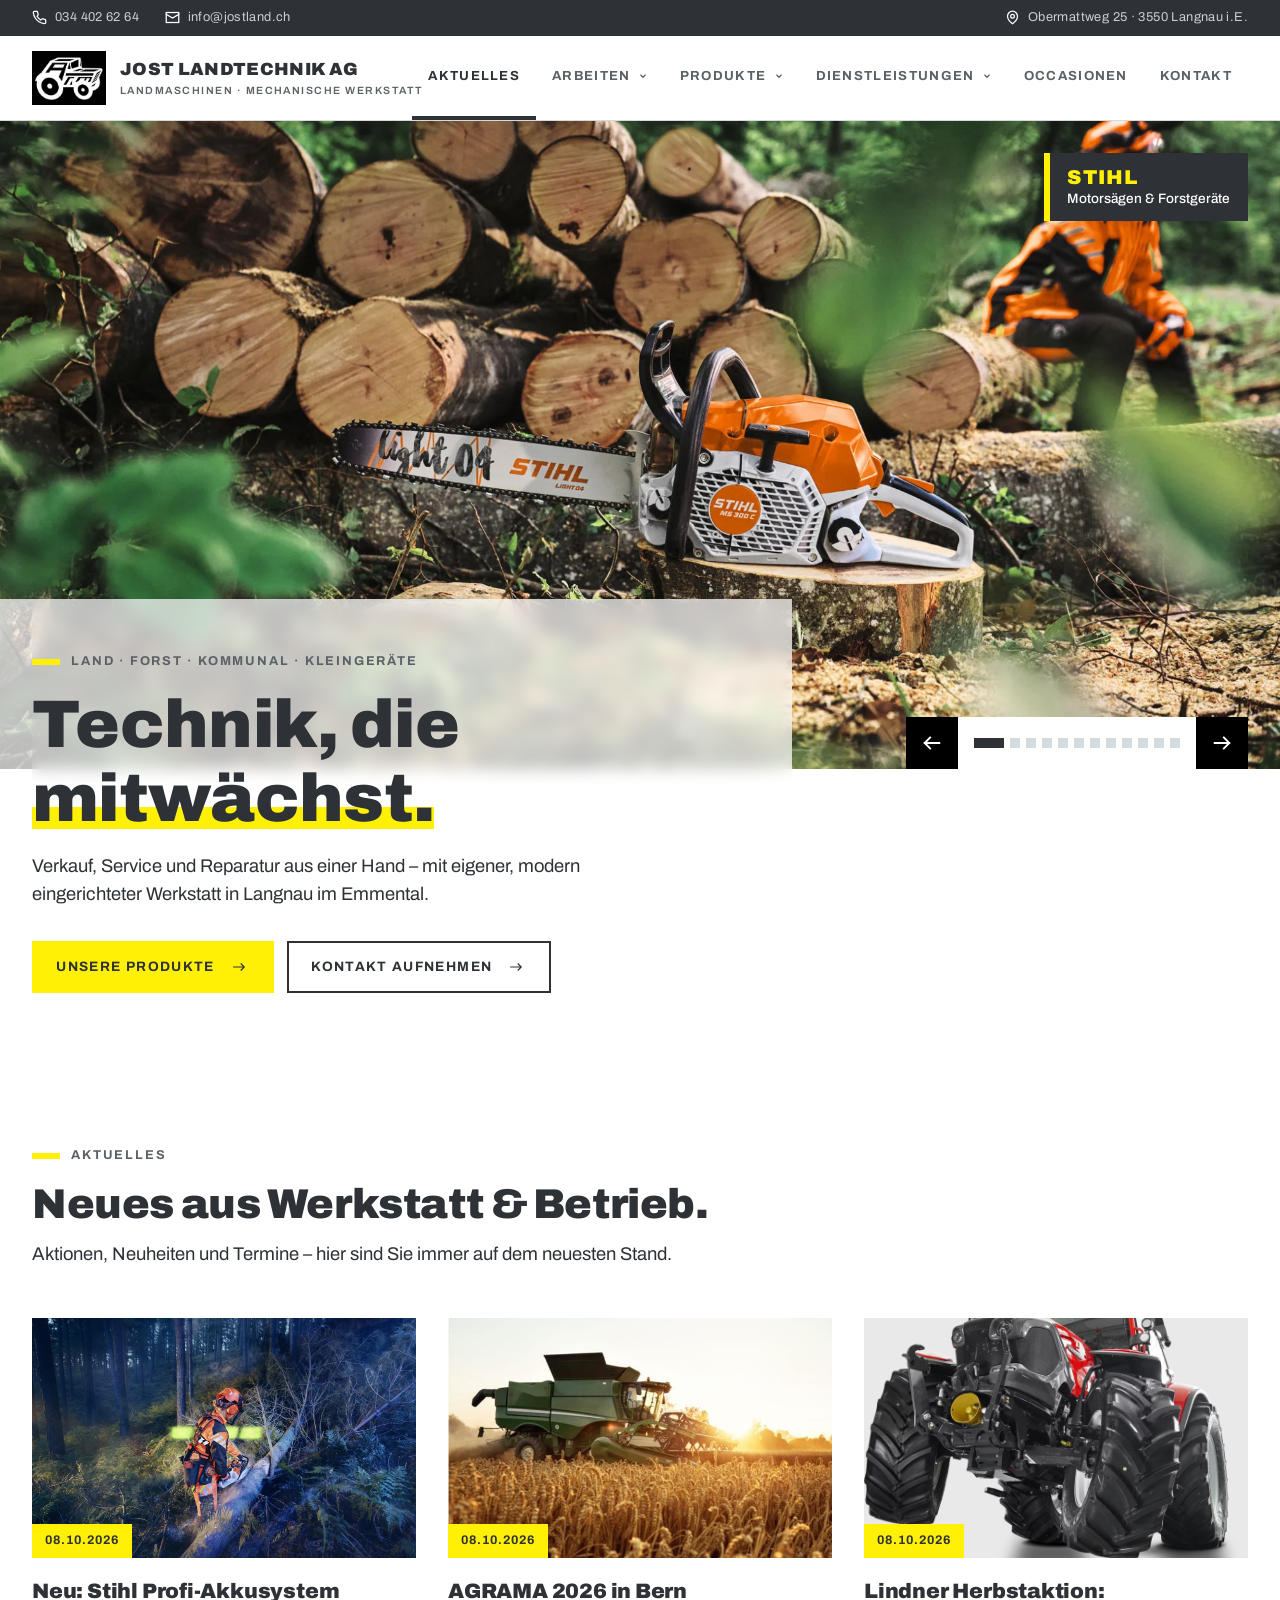
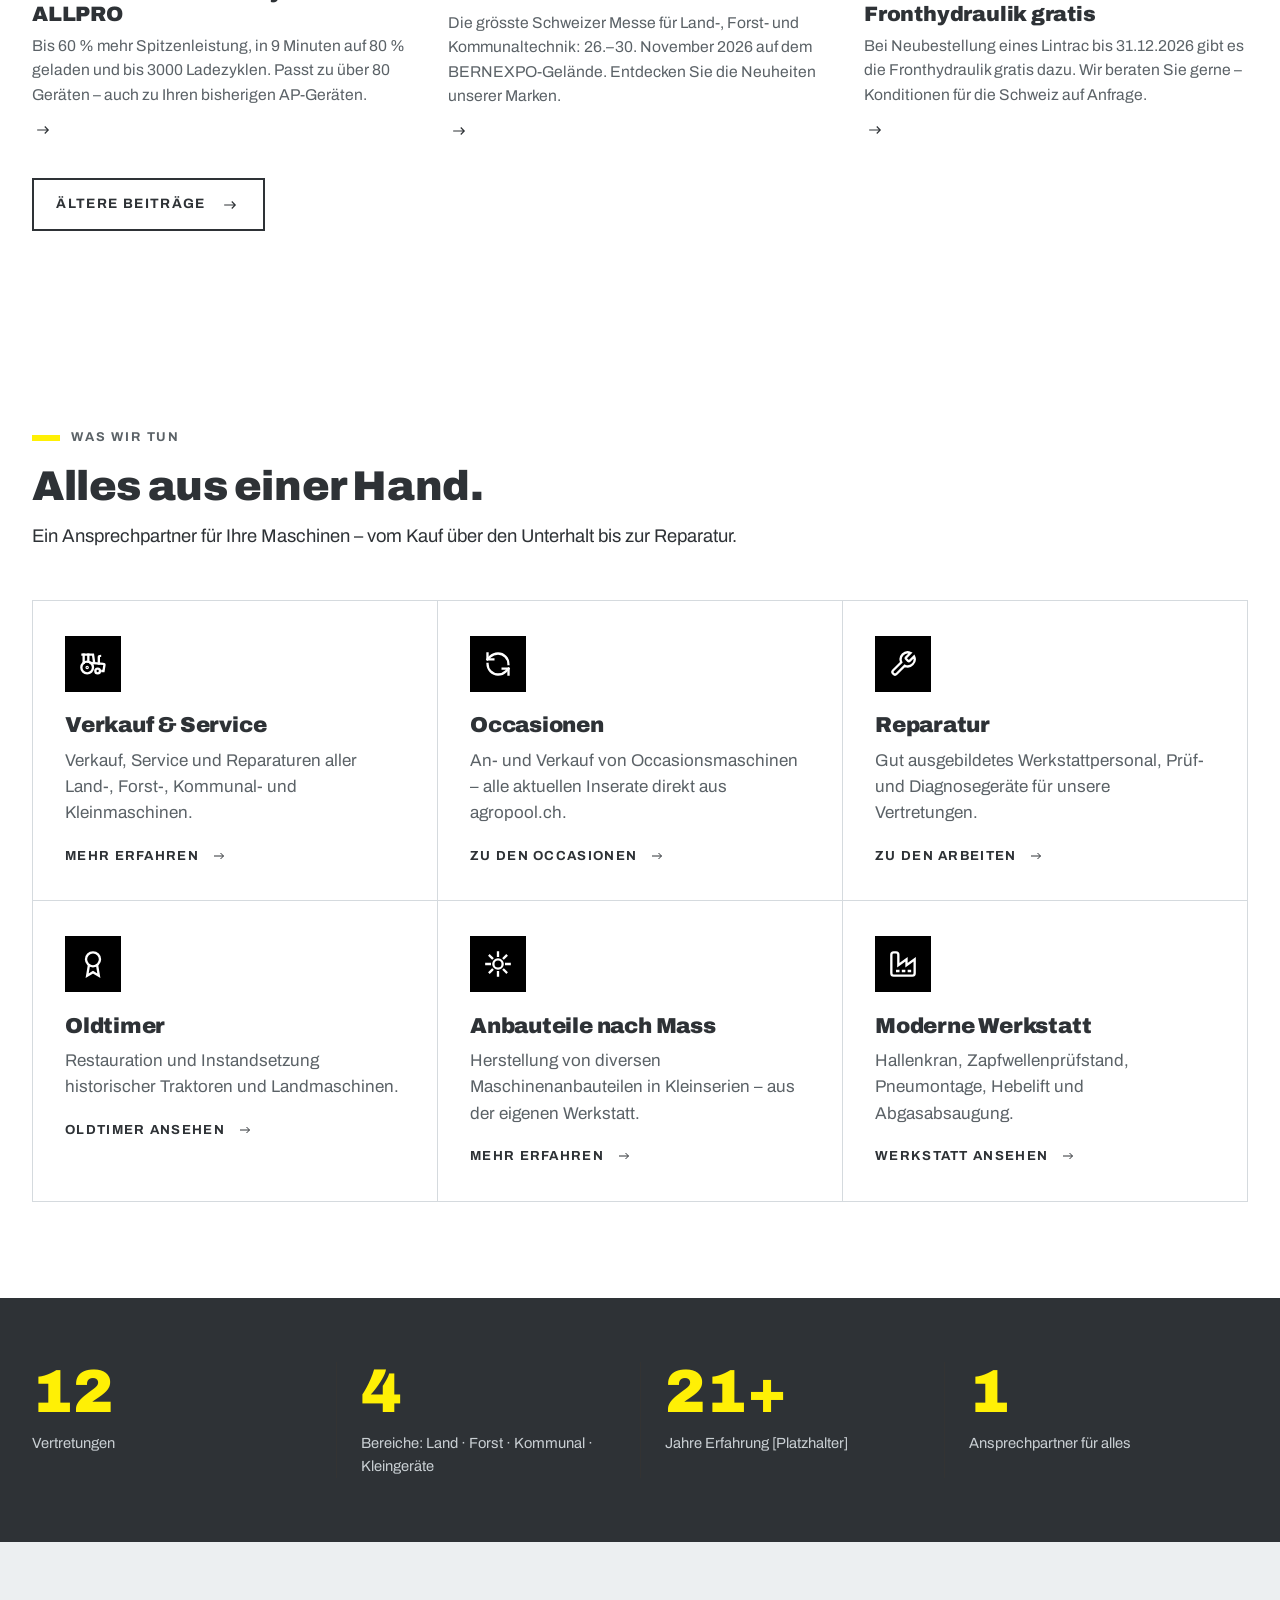
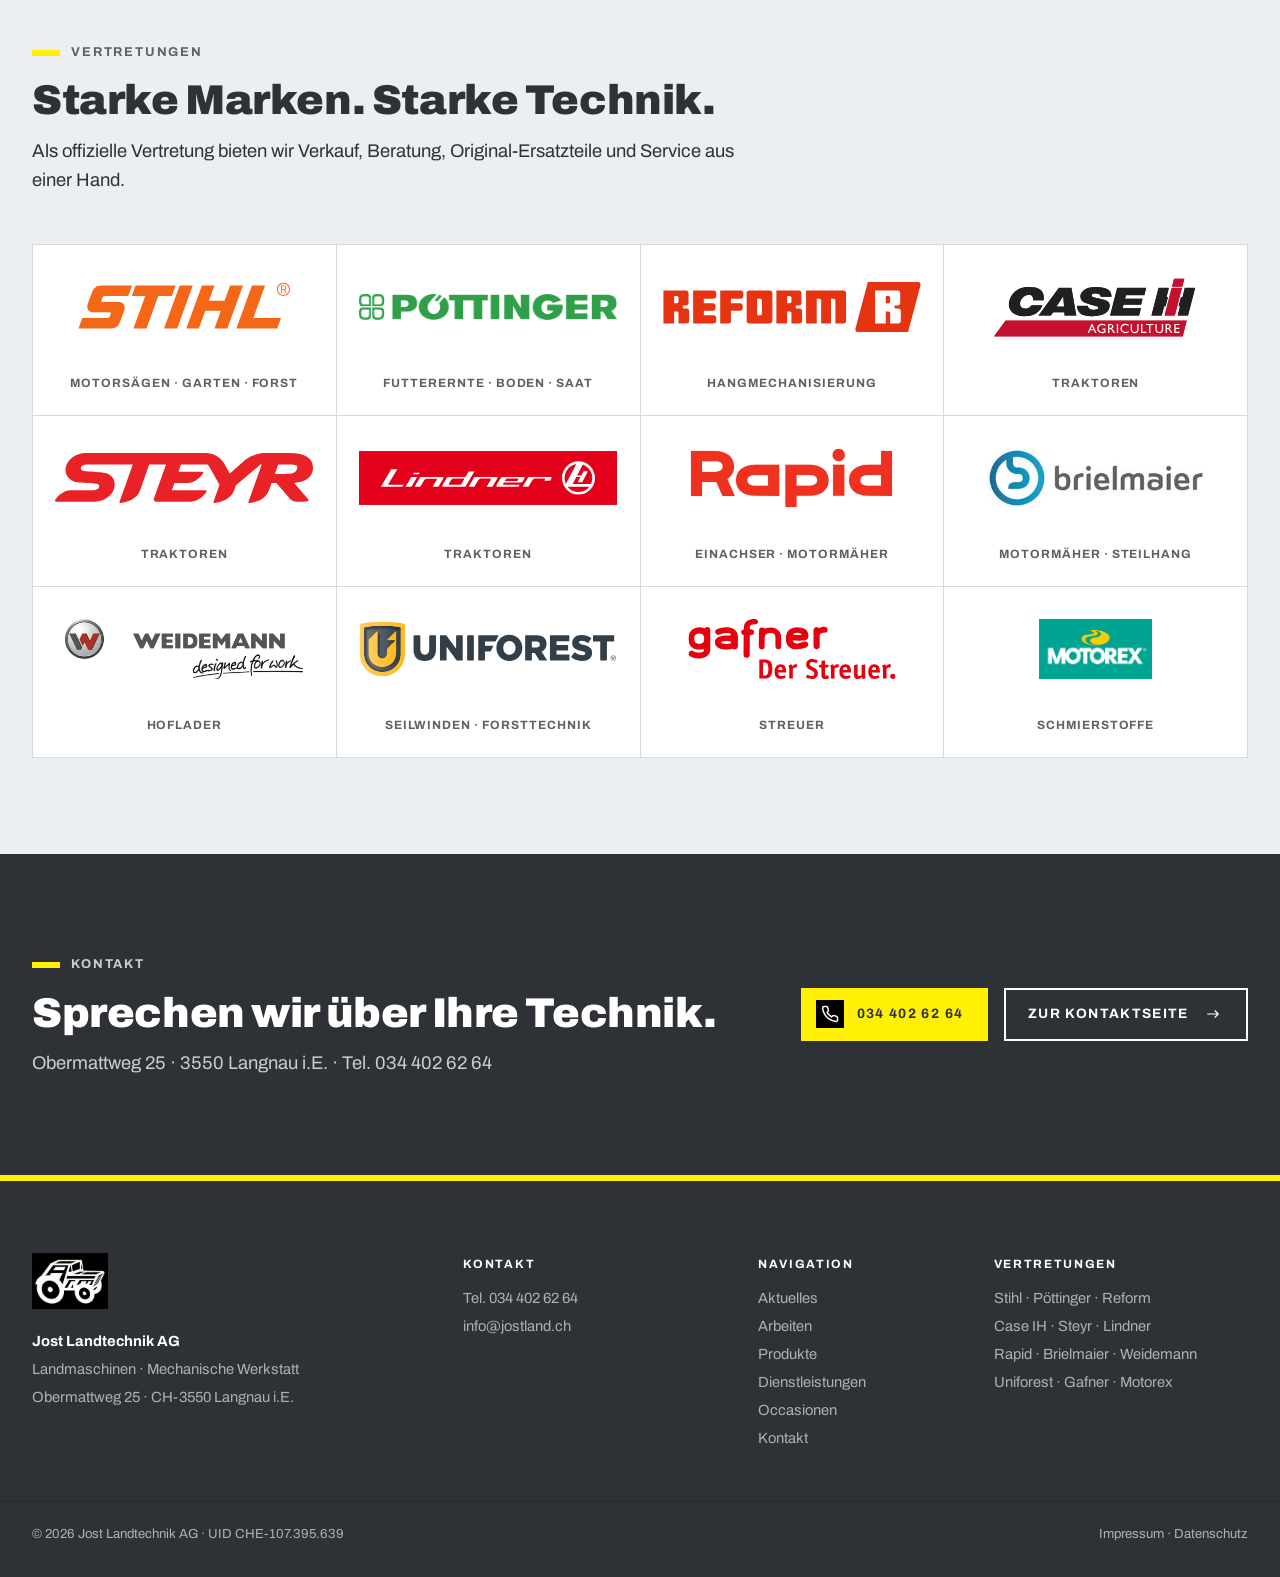
<file: index.html>
<!doctype html>
<html lang="de-CH">
<head>
<meta charset="utf-8">
<meta name="viewport" content="width=device-width, initial-scale=1">
<title>Jost Landtechnik AG – Landmaschinen &amp; Werkstatt in Langnau i.E.</title>
<meta name="description" content="Jost Landtechnik AG, Langnau i.E.: Verkauf, Service und Reparatur von Land-, Forst-, Kommunal- und Kleinmaschinen. Vertretung von Stihl, Pöttinger, Reform, Case IH, Steyr, Lindner, Rapid, Brielmaier, Weidemann, Uniforest, Gafner und Motorex.">
<link rel="stylesheet" href="style.css">
<link rel="icon" type="image/png" href="favicon.png">
<link rel="apple-touch-icon" href="favicon.png">
</head>
<body>
<script src="layout.js" data-page="aktuelles"></script>

<!-- HERO -->
<div class="hero">
  <div class="slides" id="slides" aria-roledescription="Slideshow" aria-label="Unsere Vertretungen im Einsatz">
    <figure class="slide on" style="background-image:url(produktbilder/stihl/stihl_2_ms-300-c-im-wald.webp)"><figcaption><b>STIHL</b>Motorsägen &amp; Forstgeräte</figcaption></figure>
    <figure class="slide" style="background-image:url(produktbilder/poettinger/poettinger_1_ladewagen-mit-steyr-alpen.jpg)"><figcaption><b>PÖTTINGER</b>Futterernte &amp; Bodenbearbeitung</figcaption></figure>
    <figure class="slide" style="background-image:url(produktbilder/reform/reform_2_metrac-h75-mit-poettinger-maehwerk.webp)"><figcaption><b>REFORM</b>Hangmechanisierung</figcaption></figure>
    <figure class="slide" style="background-image:url(produktbilder/case-ih/case-ih_1_farmall-c-mit-maehwerk.jpg)"><figcaption><b>CASE IH</b>Traktoren für Feld &amp; Hof</figcaption></figure>
    <figure class="slide" style="background-image:url(produktbilder/steyr/steyr_1_expert-cvt-forst.jpg)"><figcaption><b>STEYR</b>Traktoren aus Österreich</figcaption></figure>
    <figure class="slide" style="background-image:url(produktbilder/lindner/lindner_1_lintrac-mit-poettinger-maehwerk.jpg)"><figcaption><b>LINDNER</b>Traktoren aus dem Tirol</figcaption></figure>
    <figure class="slide" style="background-image:url(produktbilder/rapid/rapid_1_einachser-mit-maehwerk-am-hang.jpg)"><figcaption><b>RAPID</b>Einachser &amp; Motormäher</figcaption></figure>
    <figure class="slide" style="background-image:url(produktbilder/brielmaier/brielmaier_2_motormaeher-am-bergsee.webp);background-position:60% 70%"><figcaption><b>BRIELMAIER</b>Motormäher für extreme Steilhänge</figcaption></figure>
    <figure class="slide" style="background-image:url(produktbilder/weidemann/weidemann_1_hoflader-auf-strasse.webp);background-position:30% center"><figcaption><b>WEIDEMANN</b>Hoflader für Hof &amp; Stall</figcaption></figure>
    <figure class="slide" style="background-image:url(produktbilder/uniforest/uniforest_1_seilwinde-im-wald.webp)"><figcaption><b>UNIFOREST</b>Forstseilwinden &amp; Forsttechnik</figcaption></figure>
    <figure class="slide" style="background-image:url(produktbilder/gafner/gafner_1_aufbaustreuer-transporter.jpg)"><figcaption><b>GAFNER</b>Streutechnik aus der Schweiz</figcaption></figure>
    <figure class="slide" style="background-image:url(produktbilder/motorex/20221219_084616372_iOS_easyHDR-Standard.jpg)"><figcaption><b>MOTOREX</b>Schmierstoffe aus der Schweiz</figcaption></figure>
  <div class="sctl">
    <button class="sbtn" id="sprev" aria-label="Vorheriges Bild"><i class="i flip" data-i="arrow"></i></button>
    <div class="dots" id="dots"></div>
    <button class="sbtn" id="snext" aria-label="Nächstes Bild"><i class="i" data-i="arrow"></i></button>
  </div>
  </div>
  <div class="wrap hwrap"><div class="hbox">
    <span class="eyebrow">Land · Forst · Kommunal · Kleingeräte</span>
    <h1>Technik, die <em>mitwächst.</em></h1>
    <p>Verkauf, Service und Reparatur aus einer Hand – mit eigener, modern eingerichteter Werkstatt in Langnau im Emmental.</p>
    <div class="cta">
      <a href="produkte.html" class="btn btn-y">Unsere Produkte</a>
      <a href="kontakt.html" class="btn btn-line">Kontakt aufnehmen</a>
    </div>
  </div>
  </div>
</div>

<!-- AKTUELLES -->
<section id="aktuelles">
  <div class="wrap">
    <span class="eyebrow">Aktuelles</span>
    <h2>Neues aus Werkstatt &amp; Betrieb.</h2>
    <p class="lead">Aktionen, Neuheiten und Termine – hier sind Sie immer auf dem neuesten Stand.</p>
    <div class="news">
      <a class="nw rv" href="produkte.html#stihl"><div class="img" style="background-image:url(aktuelles-bilder/stihl-allpro.jpg)"><span class="date">08.10.2026</span></div><div class="bd"><h3>Neu: Stihl Profi-Akkusystem ALLPRO</h3><p>Bis 60 % mehr Spitzenleistung, in 9 Minuten auf 80 % geladen und bis 3000 Ladezyklen. Passt zu über 80 Geräten – auch zu Ihren bisherigen AP-Geräten.</p></div></a>
      <a class="nw rv" href="https://www.agrama.ch/" target="_blank" rel="noopener"><div class="img" style="background-image:url(aktuelles-bilder/agrama-2026.jpg);background-position:center 60%"><span class="date">08.10.2026</span></div><div class="bd"><h3>AGRAMA 2026 in Bern</h3><p>Die grösste Schweizer Messe für Land-, Forst- und Kommunaltechnik: 26.–30. November 2026 auf dem BERNEXPO-Gelände. Entdecken Sie die Neuheiten unserer Marken.</p></div></a>
      <a class="nw rv" href="kontakt.html#formular"><div class="img" style="background-image:url(aktuelles-bilder/lindner-fronthydraulik.webp);background-color:#e9e9e9;background-position:center 45%"><span class="date">08.10.2026</span></div><div class="bd"><h3>Lindner Herbstaktion: Fronthydraulik gratis</h3><p>Bei Neubestellung eines Lintrac bis 31.12.2026 gibt es die Fronthydraulik gratis dazu. Wir beraten Sie gerne – Konditionen für die Schweiz auf Anfrage.</p></div></a>
    </div>
    <div class="news-more"><a href="archiv.html" class="btn btn-line">Ältere Beiträge</a></div>
  </div>
</section>

<!-- OCCASIONEN: zufälliges Inserat aus agropool (siehe occasion-spot.js) -->
<section class="spot-sec spot-home" id="spot-sec" data-auto="5000" hidden>
  <div class="wrap">
    <div class="spot-head">
      <div>
        <span class="eyebrow">Occasionen</span>
        <h2>Occasion im Fokus.</h2>
      </div>
    </div>
    <article class="spot" aria-live="polite">
      <a class="spot-img" id="spot-img" target="_blank" rel="noopener"><span class="spot-badge" id="spot-badge">Occasion</span></a>
      <div class="spot-bd">
        <p class="spot-loc"><i class="i" data-i="pin"></i><span id="spot-loc"></span></p>
        <h3 id="spot-title"></h3>
        <p class="spot-price" id="spot-price"></p>
        <p class="spot-vat" id="spot-vat"></p>
        <div class="cta">
          <a class="btn btn-y" id="spot-ask" href="kontakt.html">Anfrage senden</a>
          <a class="btn btn-line" href="occasionen.html">Zu den Occasionen</a>
        </div>
        <p class="note" id="spot-count"></p>
      </div>
    </article>
  </div>
</section>

<!-- SERVICES -->
<section class="services" id="leistungen">
  <div class="wrap">
    <span class="eyebrow">Was wir tun</span>
    <h2>Alles aus einer Hand.</h2>
    <p class="lead">Ein Ansprechpartner für Ihre Maschinen – vom Kauf über den Unterhalt bis zur Reparatur.</p>
    <div class="grid3">
      <a class="card rv" href="dienstleistungen.html#verkauf"><div class="ic" data-i="tractor"></div><h3>Verkauf &amp; Service</h3><p>Verkauf, Service und Reparaturen aller Land-, Forst-, Kommunal- und Kleinmaschinen.</p><span class="more">Mehr erfahren</span></a>
      <a class="card rv" href="occasionen.html"><div class="ic" data-i="cycle"></div><h3>Occasionen</h3><p>An- und Verkauf von Occasionsmaschinen – alle aktuellen Inserate direkt aus agropool.ch.</p><span class="more">Zu den Occasionen</span></a>
      <a class="card rv" href="arbeiten.html#reparatur"><div class="ic" data-i="wrench"></div><h3>Reparatur</h3><p>Gut ausgebildetes Werkstattpersonal, Prüf- und Diagnosegeräte für unsere Vertretungen.</p><span class="more">Zu den Arbeiten</span></a>
      <a class="card rv" href="arbeiten.html#oldtimer"><div class="ic" data-i="award"></div><h3>Oldtimer</h3><p>Restauration und Instandsetzung historischer Traktoren und Landmaschinen.</p><span class="more">Oldtimer ansehen</span></a>
      <a class="card rv" href="dienstleistungen.html#anbauteile"><div class="ic" data-i="gear"></div><h3>Anbauteile nach Mass</h3><p>Herstellung von diversen Maschinenanbauteilen in Kleinserien – aus der eigenen Werkstatt.</p><span class="more">Mehr erfahren</span></a>
      <a class="card rv" href="dienstleistungen.html#werkstatt"><div class="ic" data-i="factory"></div><h3>Moderne Werkstatt</h3><p>Hallenkran, Zapfwellenprüfstand, Pneumontage, Hebelift und Abgasabsaugung.</p><span class="more">Werkstatt ansehen</span></a>
    </div>
  </div>
</section>

<!-- STATS -->
<div class="stats">
  <div class="wrap">
    <div><strong data-n="12" data-s="">0</strong><span>Vertretungen</span></div>
    <div><strong data-n="4" data-s="">0</strong><span>Bereiche: Land · Forst · Kommunal · Kleingeräte</span></div>
    <div><strong data-n="25" data-s="+">0</strong><span>Jahre Erfahrung [Platzhalter]</span></div>
    <div><strong data-n="1" data-s="">0</strong><span>Ansprechpartner für alles</span></div>
  </div>
</div>

<!-- BRANDS -->
<section class="brands" id="marken">
  <div class="wrap">
    <span class="eyebrow">Vertretungen</span>
    <h2>Starke Marken. Starke Technik.</h2>
    <p class="lead">Als offizielle Vertretung bieten wir Verkauf, Beratung, Original-Ersatzteile und Service aus einer Hand.</p>
    <div class="logos">
      <a href="produkte.html#stihl" class="br"><img src="logos/stihl.svg" alt="STIHL"><span>Motorsägen · Garten · Forst</span></a>
      <a href="produkte.html#poettinger" class="br"><img src="logos/poettinger2.svg" alt="PÖTTINGER"><span>Futterernte · Boden · Saat</span></a>
      <a href="produkte.html#reform" class="br"><img src="logos/reform.svg" alt="REFORM"><span>Hangmechanisierung</span></a>
      <a href="produkte.html#case-steyr" class="br"><img src="logos/caseih2.svg" alt="CASE IH"><span>Traktoren</span></a>
      <a href="produkte.html#case-steyr" class="br"><img src="logos/steyr.svg" alt="STEYR"><span>Traktoren</span></a>
      <a href="produkte.html#lindner" class="br"><img src="logos/lindner.svg" alt="LINDNER"><span>Traktoren</span></a>
      <a href="produkte.html#rapid" class="br"><img src="logos/rapid.svg" alt="RAPID"><span>Einachser · Motormäher</span></a>
      <a href="produkte.html#brielmaier" class="br"><img src="logos/brielmaier.png" alt="BRIELMAIER"><span>Motormäher · Steilhang</span></a>
      <a href="produkte.html#weidemann" class="br"><img src="logos/weidemann.png" alt="WEIDEMANN"><span>Hoflader</span></a>
      <a href="produkte.html#uniforest" class="br"><img src="logos/uniforest.svg" alt="UNIFOREST"><span>Seilwinden · Forsttechnik</span></a>
      <a href="produkte.html#gafner" class="br"><img src="logos/gafner.svg" alt="GAFNER"><span>Streuer</span></a>
      <a href="produkte.html#motorex" class="br"><img src="logos/motorex.png" alt="MOTOREX"><span>Schmierstoffe</span></a>
    </div>
  </div>
</section>

<!-- CTA -->
<section class="contact">
  <div class="wrap" style="display:flex;justify-content:space-between;align-items:center;gap:2rem;flex-wrap:wrap">
    <div>
      <span class="eyebrow">Kontakt</span>
      <h2>Sprechen wir über Ihre Technik.</h2>
      <p class="lead">Obermattweg 25 · 3550 Langnau i.E. · Tel. <a href="tel:+41344026264">034 402 62 64</a></p>
    </div>
    <div class="cta" style="display:flex;gap:1rem;flex-wrap:wrap">
      <a href="tel:+41344026264" class="btn btn-y btn-noarrow"><i class="i" data-i="phone"></i>034 402 62 64</a>
      <a href="kontakt.html" class="btn btn-o">Zur Kontaktseite</a>
    </div>
  </div>
</section>

<script>document.documentElement.classList.add("js");setTimeout(()=>document.querySelectorAll(".rv").forEach(e=>e.classList.add("in")),2500);
const io=new IntersectionObserver(es=>es.forEach(x=>{if(x.isIntersecting){x.target.classList.add('in');io.unobserve(x.target)}}),{threshold:.12});
document.querySelectorAll('.rv').forEach(el=>io.observe(el));
const so=new IntersectionObserver(es=>es.forEach(x=>{if(!x.isIntersecting)return;const el=x.target,n=+el.dataset.n;let i=0;
 const t=setInterval(()=>{i+=Math.ceil(n/40);if(i>=n){i=n;clearInterval(t)}el.textContent=i+el.dataset.s},30);so.unobserve(el)}),{threshold:.5});
document.querySelectorAll('[data-n]').forEach(el=>so.observe(el));
(()=>{const s=[...document.querySelectorAll('.slide')],d=document.getElementById('dots');let i=0,tm;
s.forEach((_,k)=>{const b=document.createElement('button');b.setAttribute('aria-label','Bild '+(k+1));b.onclick=()=>go(k,1);d.appendChild(b)});
function go(n,u){s[i].classList.remove('on');d.children[i].classList.remove('on');i=(n+s.length)%s.length;s[i].classList.add('on');d.children[i].classList.add('on');if(u)play()}
function play(){clearInterval(tm);tm=setInterval(()=>go(i+1),5000)}
document.getElementById('sprev').onclick=()=>go(i-1,1);document.getElementById('snext').onclick=()=>go(i+1,1);
const h=document.querySelector('.hero');
let x0;h.addEventListener('touchstart',e=>x0=e.touches[0].clientX,{passive:true});h.addEventListener('touchend',e=>{const dx=e.changedTouches[0].clientX-x0;if(Math.abs(dx)>50)go(i+(dx<0?1:-1),1)});
go(0);play()})();</script>
<script src="occasion-spot.js"></script>
</body>
</html>
</file>
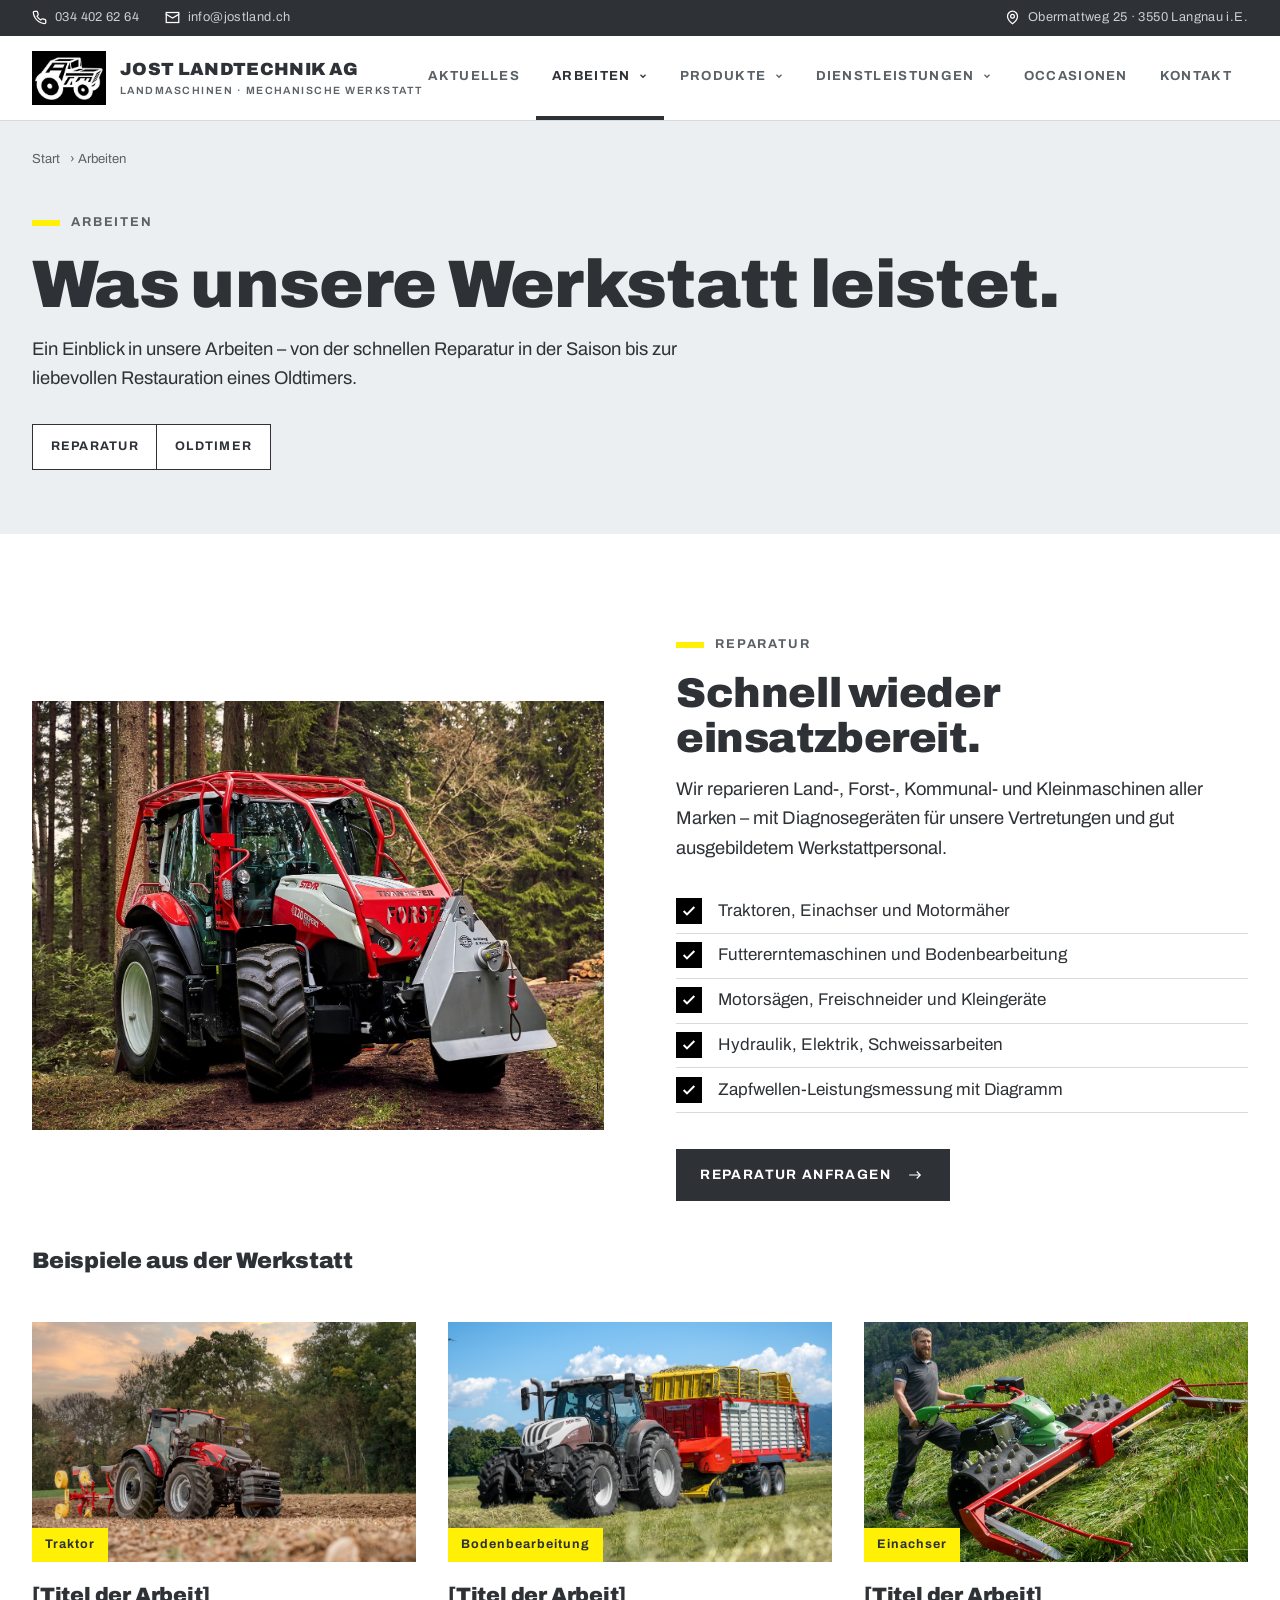
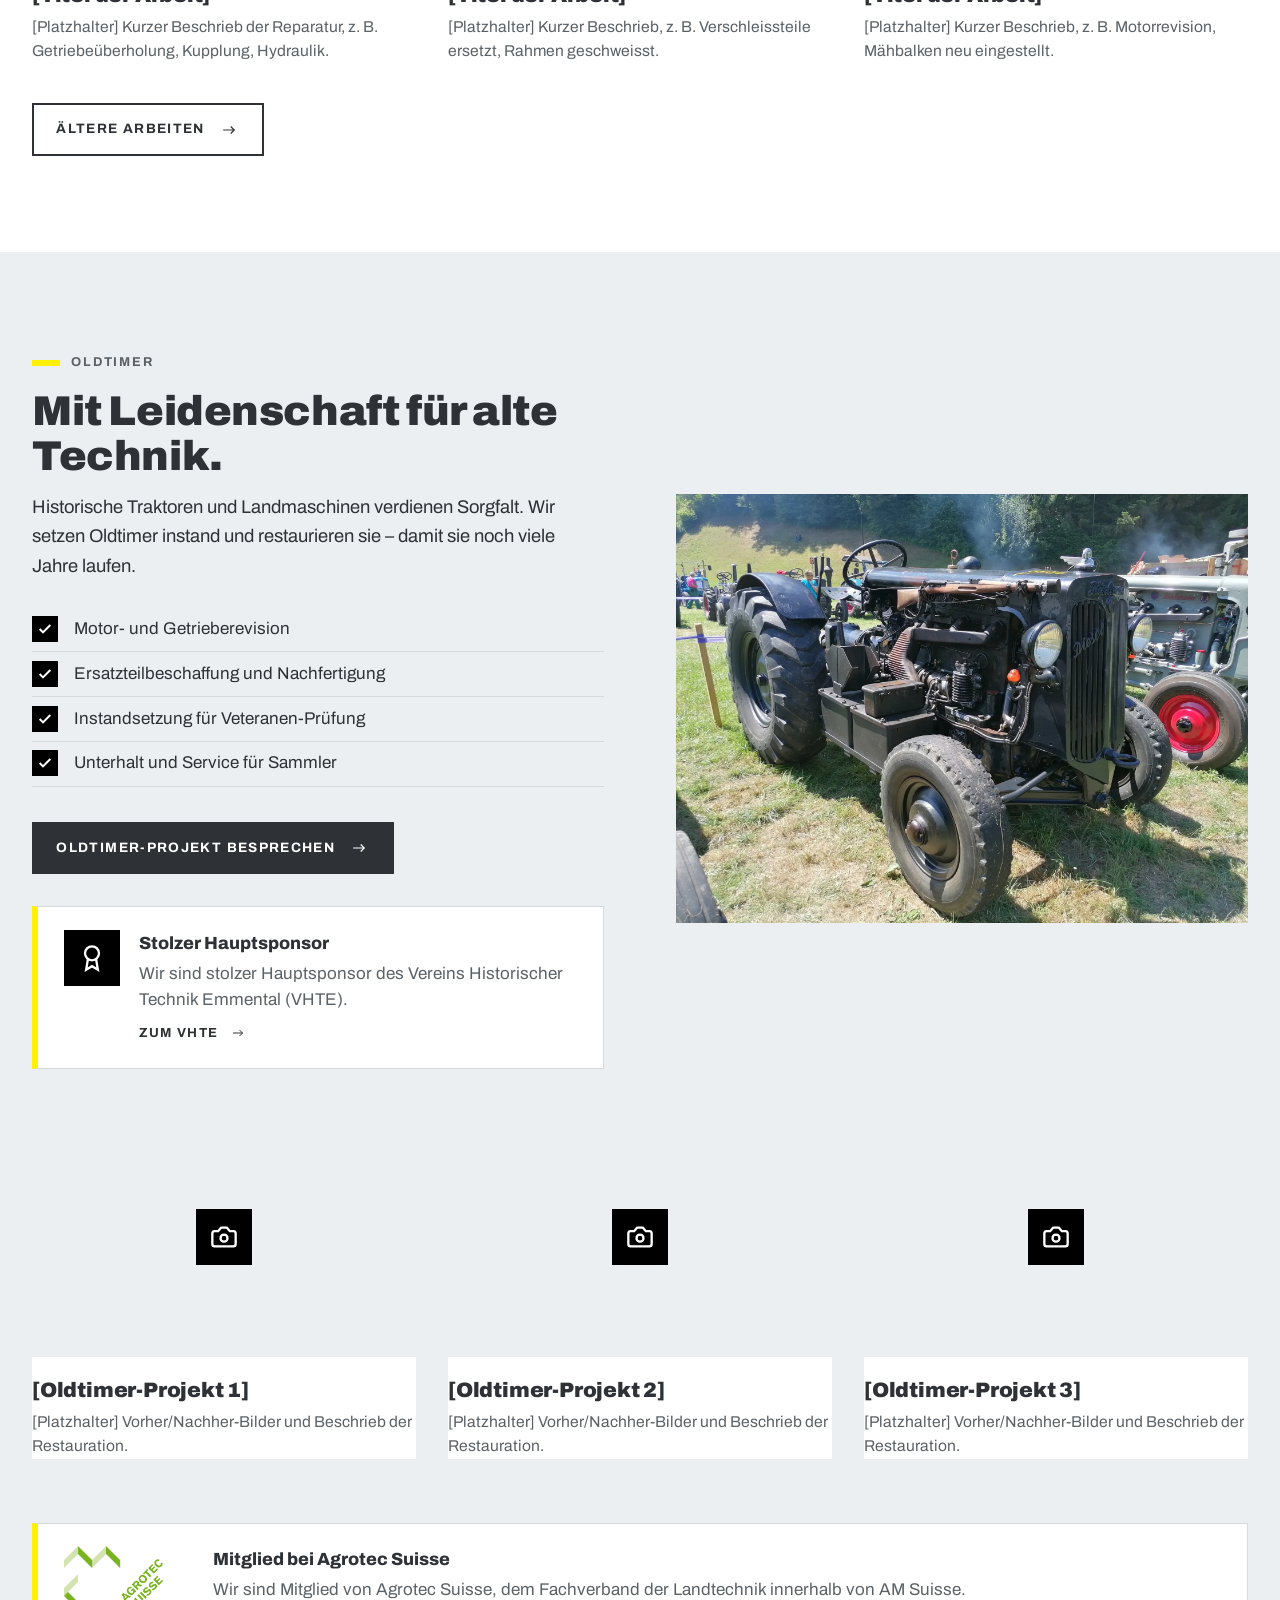
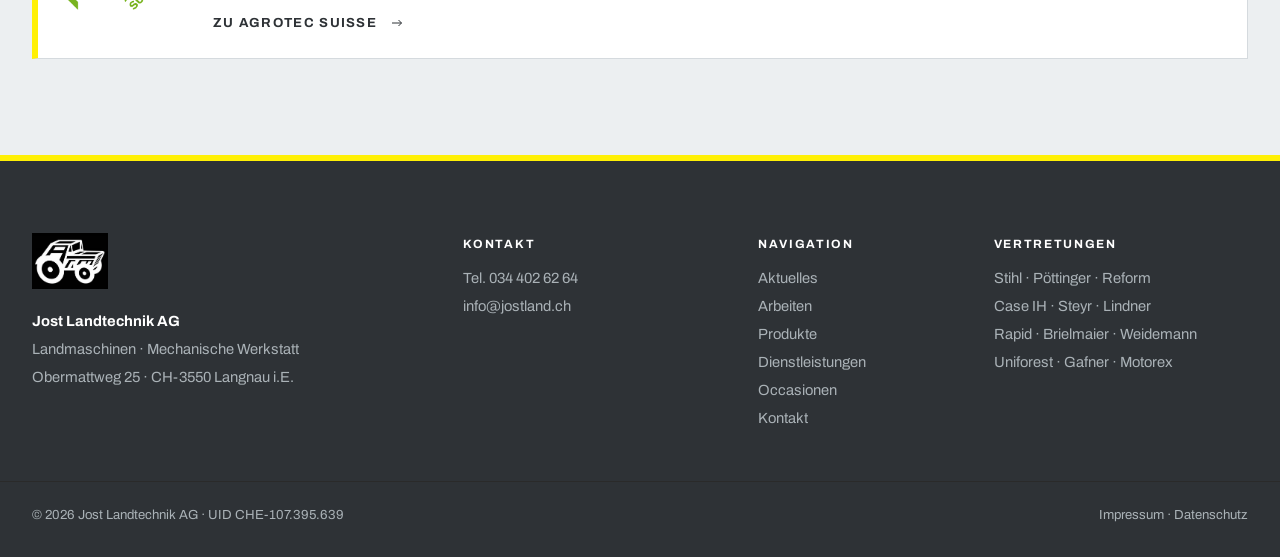
<file: arbeiten.html>
﻿<!doctype html>
<html lang="de-CH">
<head>
<meta charset="utf-8">
<meta name="viewport" content="width=device-width, initial-scale=1">
<title>Arbeiten – Reparatur &amp; Oldtimer | Jost Landtechnik AG</title>
<meta name="description" content="Reparaturen und Oldtimer-Restaurationen der Jost Landtechnik AG in Langnau i.E.">
<link rel="stylesheet" href="style.css">
<link rel="icon" type="image/png" href="favicon.png">
<link rel="apple-touch-icon" href="favicon.png">
</head>
<body>
<script src="layout.js" data-page="arbeiten"></script>

<div class="phero">
  <div class="wrap">
    <div class="crumb"><a href="index.html">Start</a> › Arbeiten</div>
    <span class="eyebrow">Arbeiten</span>
    <h1>Was unsere Werkstatt leistet.</h1>
    <p>Ein Einblick in unsere Arbeiten – von der schnellen Reparatur in der Saison bis zur liebevollen Restauration eines Oldtimers.</p>
    <div class="jump"><a href="#reparatur">Reparatur</a><a href="#oldtimer">Oldtimer</a></div>
  </div>
</div>

<!-- REPARATUR -->
<section id="reparatur" class="anchor">
  <div class="wrap split">
    <div class="visual" style="background:var(--dark) url(produktbilder/steyr/steyr_1_expert-cvt-forst.jpg) center/cover"></div>
    <div>
      <span class="eyebrow">Reparatur</span>
      <h2>Schnell wieder einsatzbereit.</h2>
      <p class="lead">Wir reparieren Land-, Forst-, Kommunal- und Kleinmaschinen aller Marken – mit Diagnosegeräten für unsere Vertretungen und gut ausgebildetem Werkstattpersonal.</p>
      <ul class="checks">
        <li>Traktoren, Einachser und Motormäher</li>
        <li>Futtererntemaschinen und Bodenbearbeitung</li>
        <li>Motorsägen, Freischneider und Kleingeräte</li>
        <li>Hydraulik, Elektrik, Schweissarbeiten</li>
        <li>Zapfwellen-Leistungsmessung mit Diagramm</li>
      </ul>
      <a href="kontakt.html" class="btn btn-b">Reparatur anfragen</a>
    </div>
  </div>
  <div class="wrap">
    <h3 style="margin:3rem 0 0;font-size:1.4rem">Beispiele aus der Werkstatt</h3>
    <div class="news">
      <div class="nw"><div class="img" style="background-image:url(produktbilder/case-ih/case-ih_1_farmall-c-mit-maehwerk.jpg)"><span class="date">Traktor</span></div><div class="bd"><h3>[Titel der Arbeit]</h3><p>[Platzhalter] Kurzer Beschrieb der Reparatur, z. B. Getriebeüberholung, Kupplung, Hydraulik.</p></div></div>
      <div class="nw"><div class="img" style="background-image:url(produktbilder/poettinger/poettinger_1_ladewagen-mit-steyr-alpen.jpg)"><span class="date">Bodenbearbeitung</span></div><div class="bd"><h3>[Titel der Arbeit]</h3><p>[Platzhalter] Kurzer Beschrieb, z. B. Verschleissteile ersetzt, Rahmen geschweisst.</p></div></div>
      <div class="nw"><div class="img" style="background-image:url(produktbilder/rapid/rapid_1_einachser-mit-maehwerk-am-hang.jpg)"><span class="date">Einachser</span></div><div class="bd"><h3>[Titel der Arbeit]</h3><p>[Platzhalter] Kurzer Beschrieb, z. B. Motorrevision, Mähbalken neu eingestellt.</p></div></div>
    </div>
    <div class="news-more"><a href="archiv-werkstatt.html" class="btn btn-line">Ältere Arbeiten</a></div>
  </div>
</section>

<!-- OLDTIMER -->
<section id="oldtimer" class="anchor machines">
  <div class="wrap split">
    <div>
      <span class="eyebrow">Oldtimer</span>
      <h2>Mit Leidenschaft für alte Technik.</h2>
      <p class="lead">Historische Traktoren und Landmaschinen verdienen Sorgfalt. Wir setzen Oldtimer instand und restaurieren sie – damit sie noch viele Jahre laufen.</p>
      <ul class="checks">
        <li>Motor- und Getrieberevision</li>
        <li>Ersatzteilbeschaffung und Nachfertigung</li>
        <li>Instandsetzung für Veteranen-Prüfung</li>
        <li>Unterhalt und Service für Sammler</li>
      </ul>
      <a href="kontakt.html" class="btn btn-b">Oldtimer-Projekt besprechen</a>
      <div class="sponsor">
        <span class="ic" data-i="award"></span>
        <div>
          <b>Stolzer Hauptsponsor</b>
          <p>Wir sind stolzer Hauptsponsor des Vereins Historischer Technik Emmental (VHTE).</p>
          <a class="more" href="https://vhte.ch/" target="_blank" rel="noopener">Zum VHTE</a>
        </div>
      </div>
    </div>
    <div class="visual" style="background:var(--dark) url(produktbilder/oldtimer/oldtimer_1_huerlimann-diesel.webp) center/cover" role="img" aria-label="Historischer Hürlimann-Dieseltraktor"></div>
  </div>
  <div class="wrap">
    <div class="news">
      <div class="nw"><div class="img img-ph"><span class="ic" data-i="camera"></span></div><div class="bd"><h3>[Oldtimer-Projekt 1]</h3><p>[Platzhalter] Vorher/Nachher-Bilder und Beschrieb der Restauration.</p></div></div>
      <div class="nw"><div class="img img-ph"><span class="ic" data-i="camera"></span></div><div class="bd"><h3>[Oldtimer-Projekt 2]</h3><p>[Platzhalter] Vorher/Nachher-Bilder und Beschrieb der Restauration.</p></div></div>
      <div class="nw"><div class="img img-ph"><span class="ic" data-i="camera"></span></div><div class="bd"><h3>[Oldtimer-Projekt 3]</h3><p>[Platzhalter] Vorher/Nachher-Bilder und Beschrieb der Restauration.</p></div></div>
    </div>
    <!-- Mitgliedschaft Verband: bewusst zuunterst, direkt über der Fusszeile -->
    <div class="sponsor" style="margin-top:4rem">
      <img class="sponsor-logo" src="logos/agrotec-suisse.png" alt="Agrotec Suisse" width="130" height="73">
      <div>
        <b>Mitglied bei Agrotec Suisse</b>
        <p>Wir sind Mitglied von Agrotec Suisse, dem Fachverband der Landtechnik innerhalb von AM Suisse.</p>
        <a class="more" href="https://www.agrotecsuisse.ch/de/home-agrotec-suisse" target="_blank" rel="noopener">Zu Agrotec Suisse</a>
      </div>
    </div>
  </div>
</section>

</body>
</html>
</file>
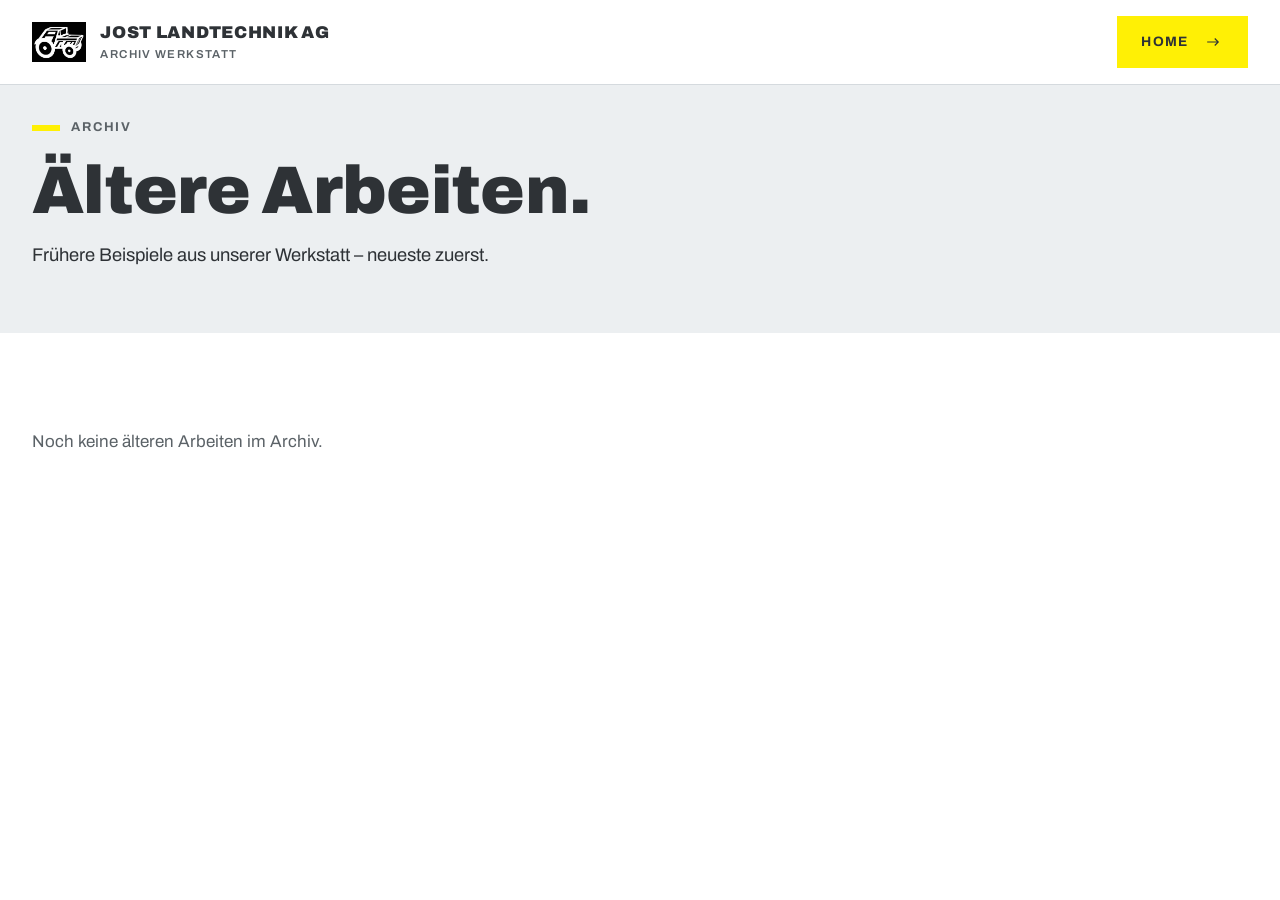
<file: archiv-werkstatt.html>
<!doctype html>
<html lang="de-CH">
<head>
<meta charset="utf-8">
<meta name="viewport" content="width=device-width, initial-scale=1">
<title>Archiv Werkstatt | Jost Landtechnik AG</title>
<meta name="description" content="Archiv der älteren Beispiele aus der Werkstatt der Jost Landtechnik AG, Langnau i.E.">
<link rel="stylesheet" href="style.css">
<link rel="icon" type="image/png" href="favicon.png">
<link rel="apple-touch-icon" href="favicon.png">
</head>
<body>
<!-- Eigenständige Archivseite: bewusst ohne layout.js (kein Menü, keine Fusszeile). Einzige Navigation ist der Home-Knopf. -->
<header class="arch-head">
  <div class="wrap">
    <a href="index.html" class="arch-logo"><img src="logo-jost-traktor.png" alt="" width="54" height="40"><span><b>JOST LANDTECHNIK AG</b><small>Archiv Werkstatt</small></span></a>
    <a href="index.html" class="btn btn-y">Home</a>
  </div>
</header>

<div class="phero">
  <div class="wrap">
    <span class="eyebrow">Archiv</span>
    <h1>Ältere Arbeiten.</h1>
    <p>Frühere Beispiele aus unserer Werkstatt – neueste zuerst.</p>
  </div>
</div>

<section id="archiv">
  <div class="wrap">
    <!-- Ältere Arbeiten hier einfügen (neueste zuerst): <div class="nw">…</div> -->
    <div class="news"></div>
    <p class="arch-empty">Noch keine älteren Arbeiten im Archiv.</p>
  </div>
</section>

</body>
</html>
</file>
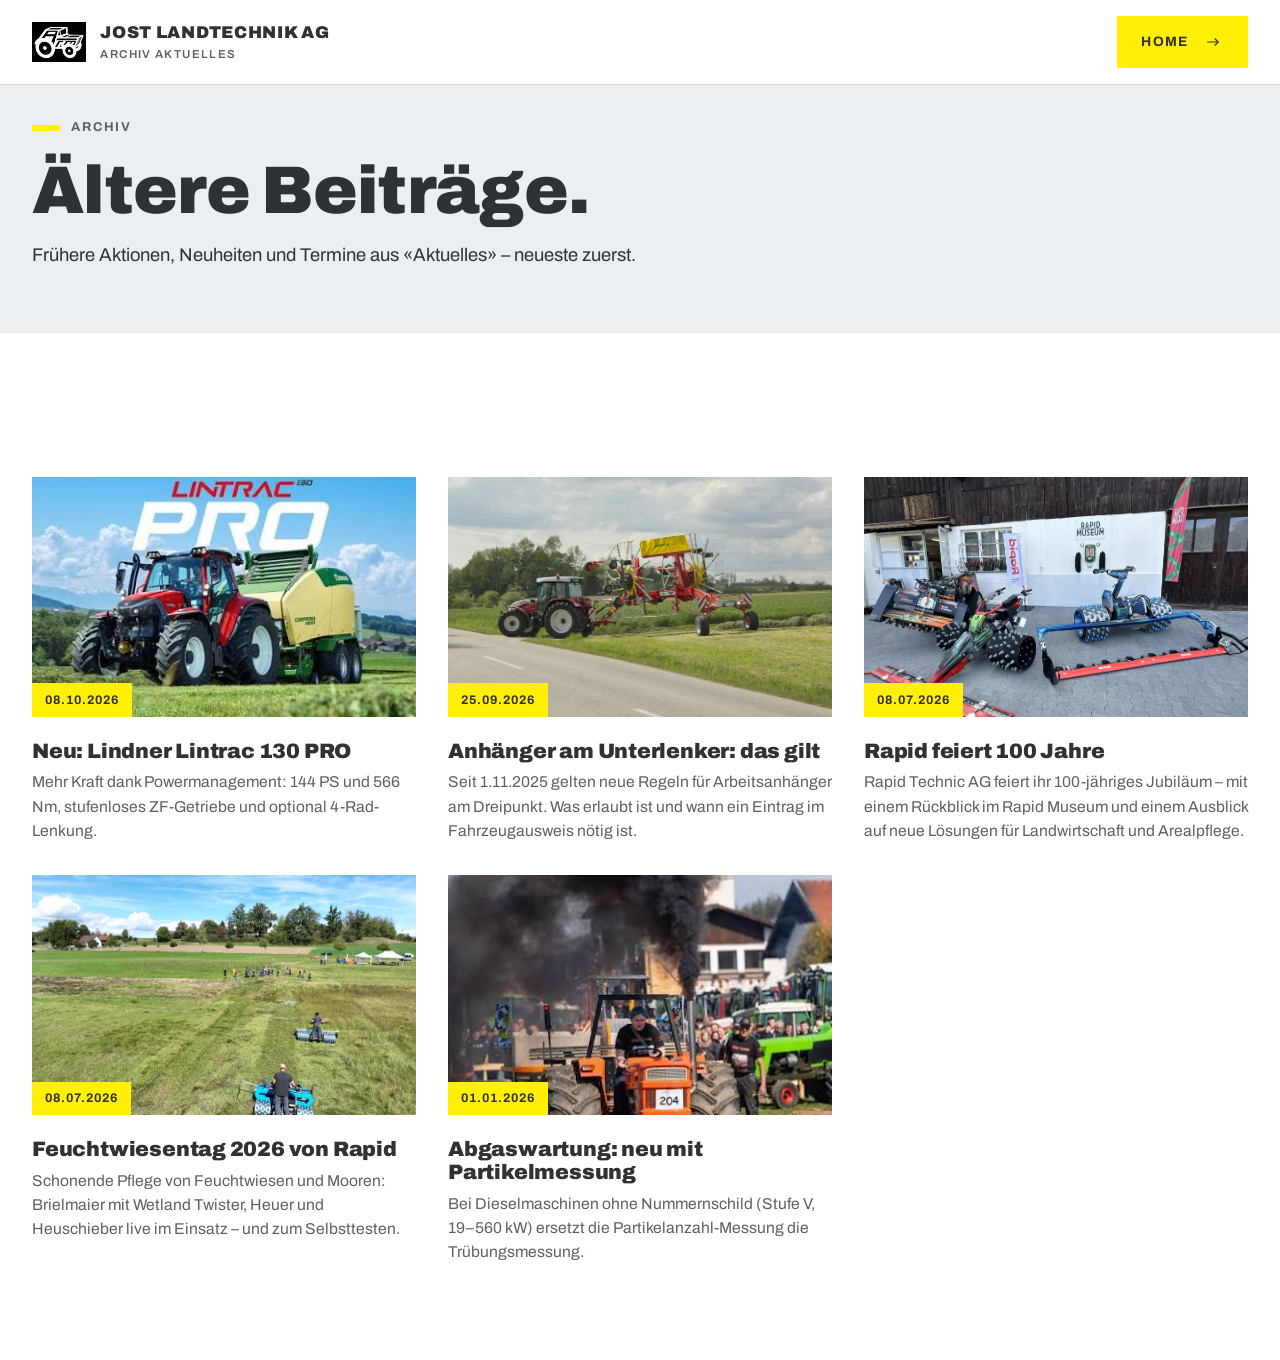
<file: archiv.html>
<!doctype html>
<html lang="de-CH">
<head>
<meta charset="utf-8">
<meta name="viewport" content="width=device-width, initial-scale=1">
<title>Archiv Aktuelles | Jost Landtechnik AG</title>
<meta name="description" content="Archiv der älteren Beiträge aus «Aktuelles» der Jost Landtechnik AG, Langnau i.E.">
<link rel="stylesheet" href="style.css">
<link rel="icon" type="image/png" href="favicon.png">
<link rel="apple-touch-icon" href="favicon.png">
</head>
<body>
<!-- Eigenständige Archivseite: bewusst ohne layout.js (kein Menü, keine Fusszeile). Einzige Navigation ist der Home-Knopf. -->
<header class="arch-head">
  <div class="wrap">
    <a href="index.html" class="arch-logo"><img src="logo-jost-traktor.png" alt="" width="54" height="40"><span><b>JOST LANDTECHNIK AG</b><small>Archiv Aktuelles</small></span></a>
    <a href="index.html" class="btn btn-y">Home</a>
  </div>
</header>

<div class="phero">
  <div class="wrap">
    <span class="eyebrow">Archiv</span>
    <h1>Ältere Beiträge.</h1>
    <p>Frühere Aktionen, Neuheiten und Termine aus «Aktuelles» – neueste zuerst.</p>
  </div>
</div>

<section id="archiv">
  <div class="wrap">
    <!-- Ältere Beiträge hier einfügen (neueste zuerst). Im Archiv ohne Link: <div class="nw">…</div> -->
    <div class="news">
      <div class="nw"><div class="img" style="background-image:url(aktuelles-bilder/lindner-lintrac-130-pro.png);background-position:center 40%"><span class="date">08.10.2026</span></div><div class="bd"><h3>Neu: Lindner Lintrac 130 PRO</h3><p>Mehr Kraft dank Powermanagement: 144 PS und 566 Nm, stufenloses ZF-Getriebe und optional 4-Rad-Lenkung.</p></div></div>
      <div class="nw"><div class="img" style="background-image:url(aktuelles-bilder/schwader-am-unterlenker.webp)"><span class="date">25.09.2026</span></div><div class="bd"><h3>Anhänger am Unterlenker: das gilt</h3><p>Seit 1.11.2025 gelten neue Regeln für Arbeitsanhänger am Dreipunkt. Was erlaubt ist und wann ein Eintrag im Fahrzeugausweis nötig ist.</p></div></div>
      <div class="nw"><div class="img" style="background-image:url(aktuelles-bilder/rapid-100-jahre.jpg)"><span class="date">08.07.2026</span></div><div class="bd"><h3>Rapid feiert 100 Jahre</h3><p>Rapid Technic AG feiert ihr 100-jähriges Jubiläum – mit einem Rückblick im Rapid Museum und einem Ausblick auf neue Lösungen für Landwirtschaft und Arealpflege.</p></div></div>
      <div class="nw"><div class="img" style="background-image:url(aktuelles-bilder/rapid-feuchtwiesentag-2026.jpg)"><span class="date">08.07.2026</span></div><div class="bd"><h3>Feuchtwiesentag 2026 von Rapid</h3><p>Schonende Pflege von Feuchtwiesen und Mooren: Brielmaier mit Wetland Twister, Heuer und Heuschieber live im Einsatz – und zum Selbsttesten.</p></div></div>
      <div class="nw"><div class="img" style="background-image:url(aktuelles-bilder/abgaswartung-rauch.png)"><span class="date">01.01.2026</span></div><div class="bd"><h3>Abgaswartung: neu mit Partikelmessung</h3><p>Bei Dieselmaschinen ohne Nummernschild (Stufe V, 19–560 kW) ersetzt die Partikelanzahl-Messung die Trübungsmessung.</p></div></div>
    </div>
    <p class="arch-empty">Noch keine älteren Beiträge im Archiv.</p>
  </div>
</section>

</body>
</html>
</file>
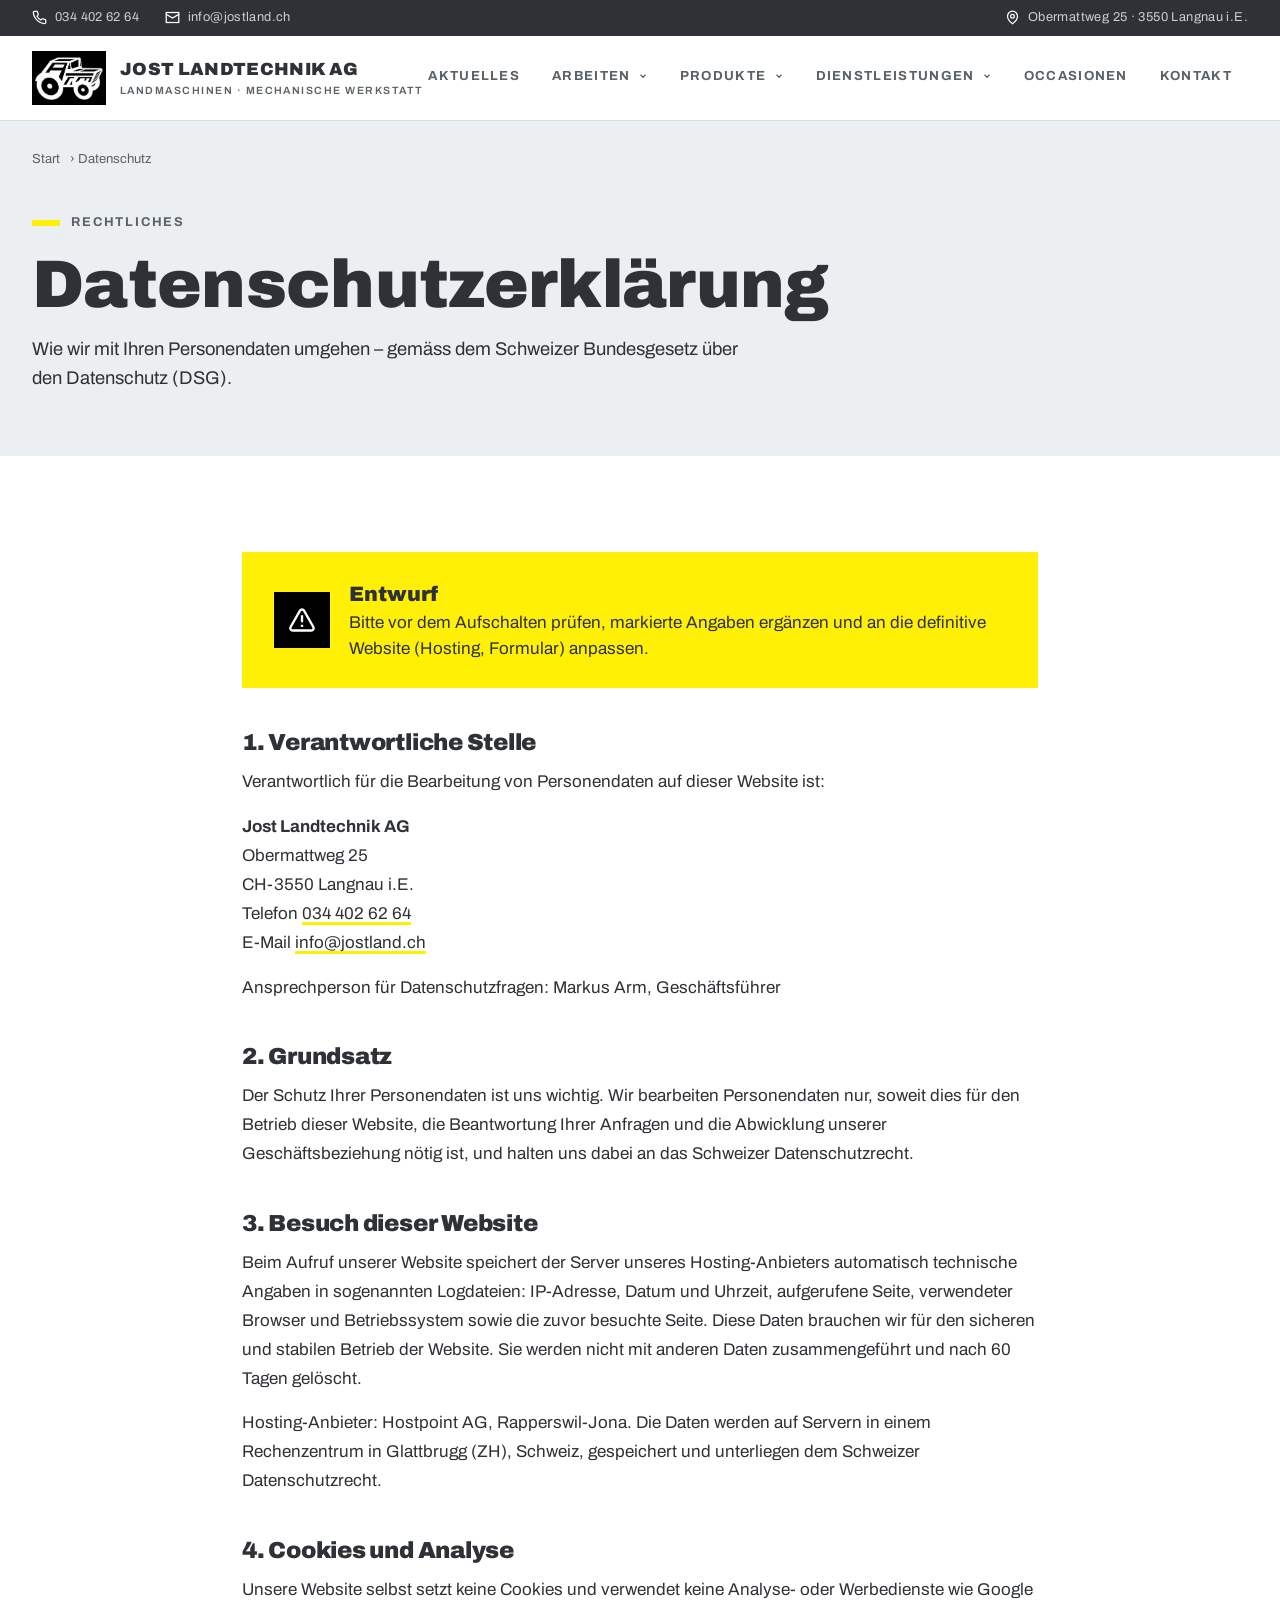
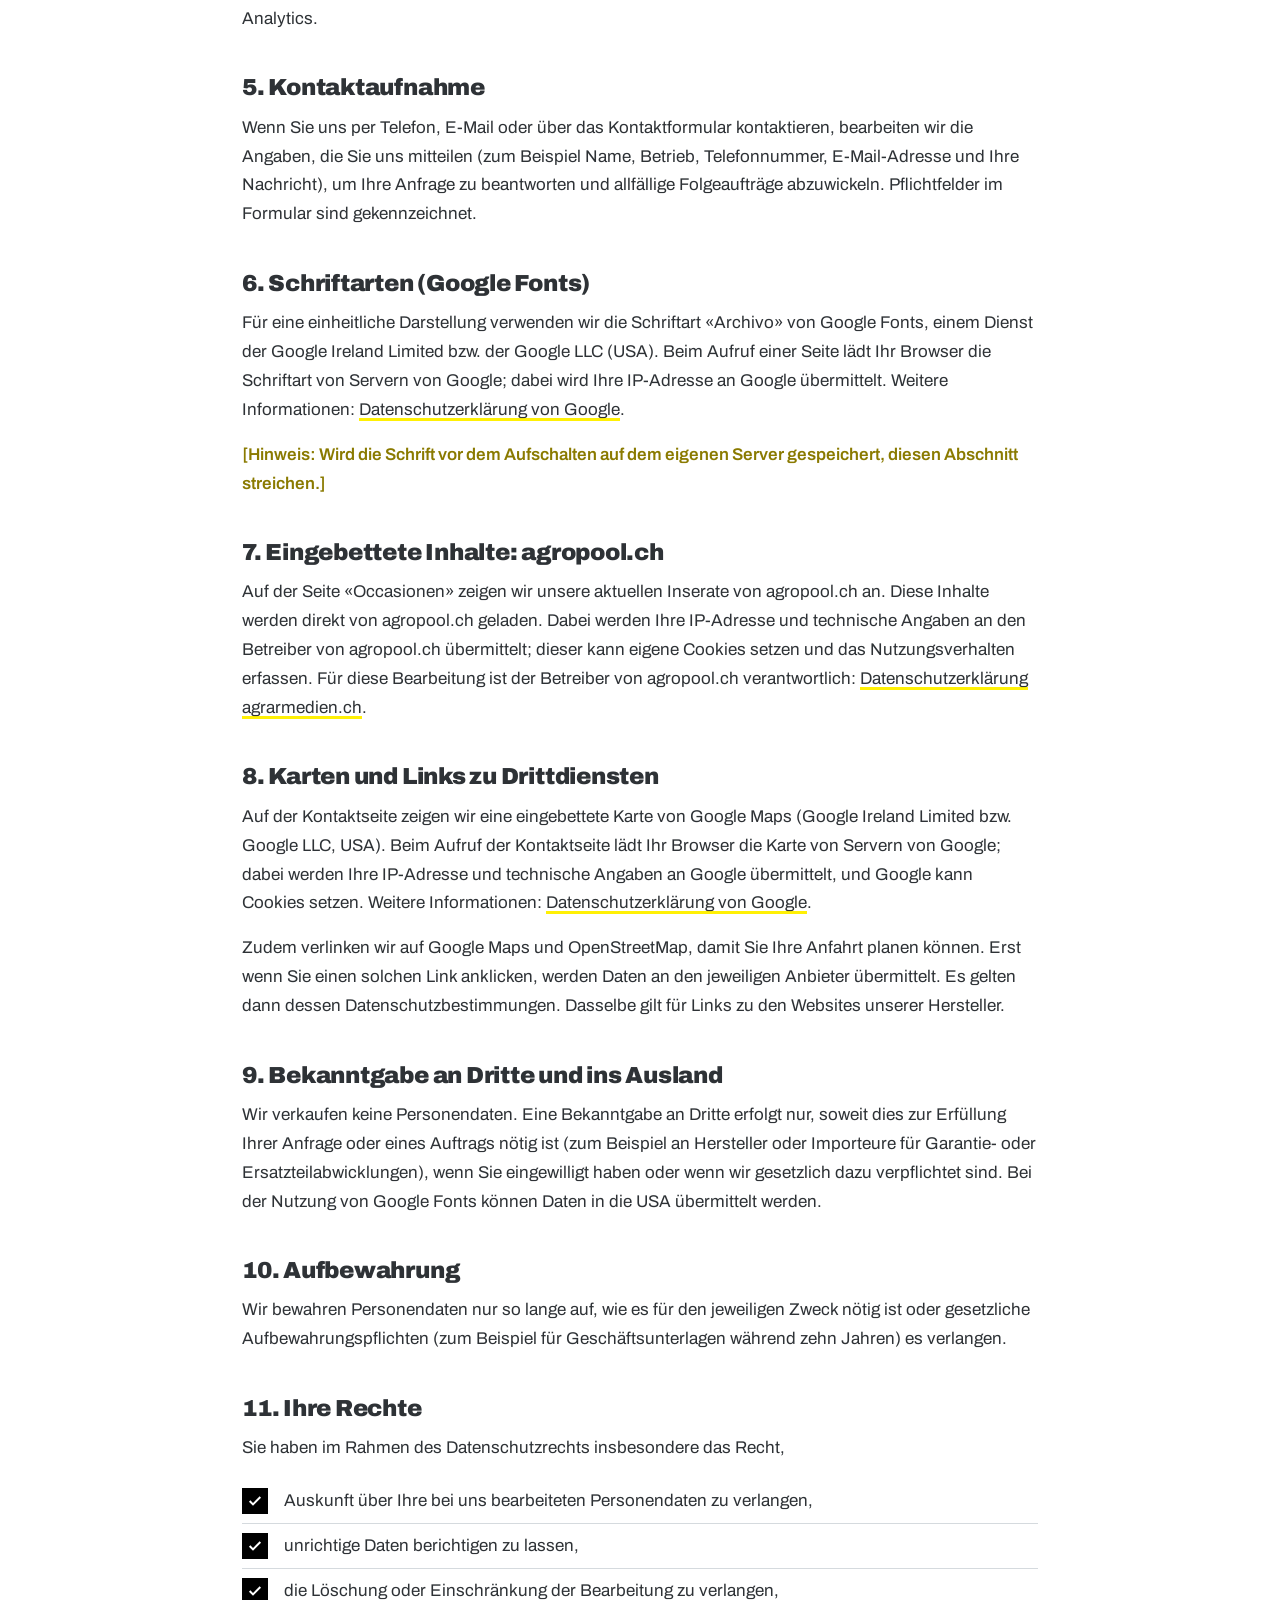
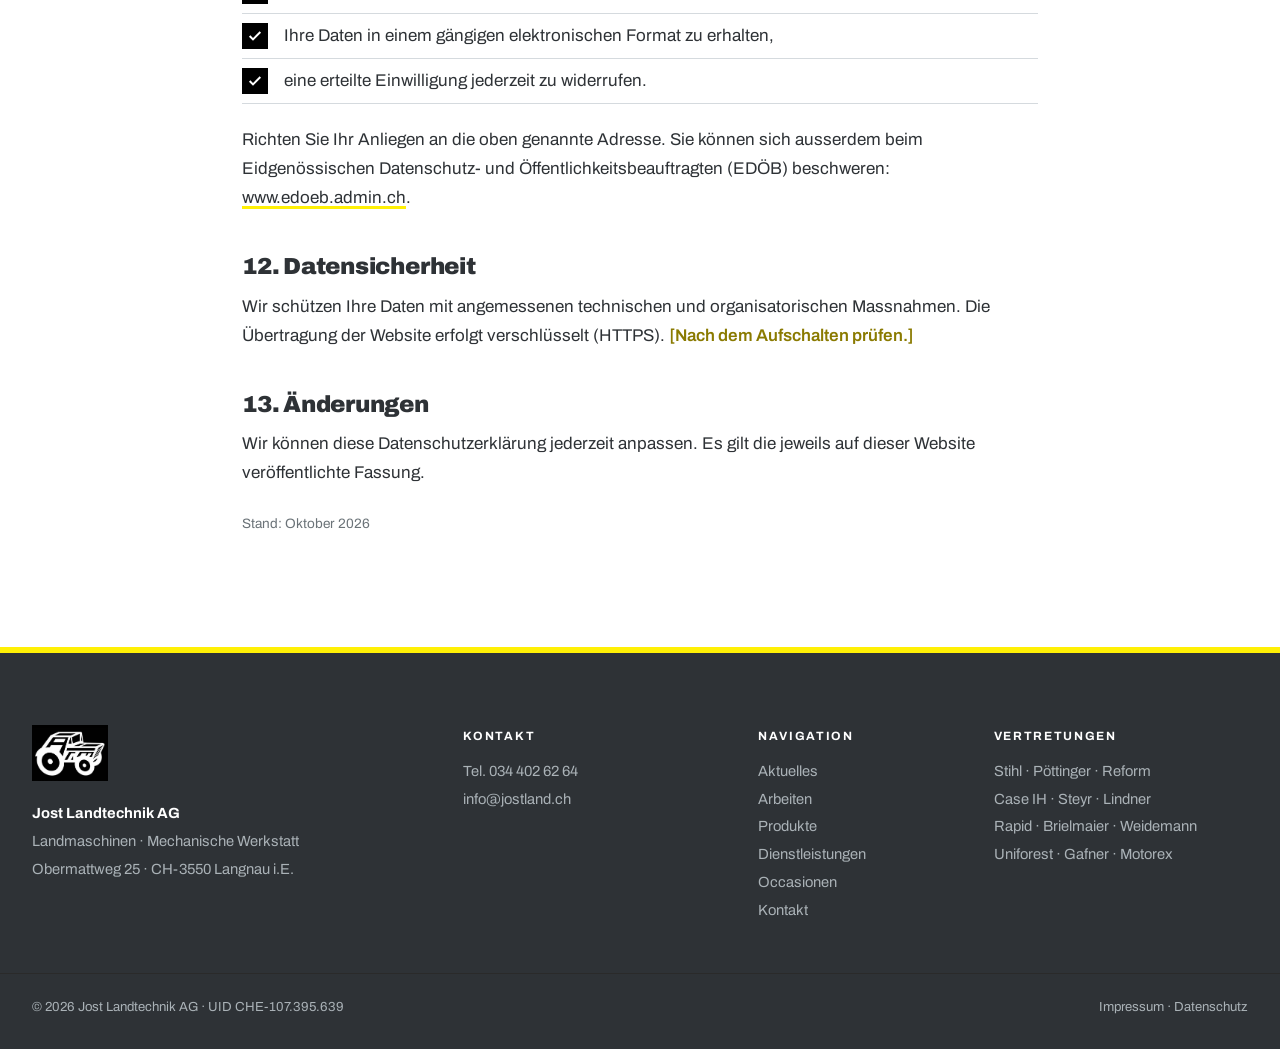
<file: datenschutz.html>
<!doctype html>
<html lang="de-CH">
<head>
<meta charset="utf-8">
<meta name="viewport" content="width=device-width, initial-scale=1">
<title>Datenschutzerklärung | Jost Landtechnik AG</title>
<meta name="description" content="Datenschutzerklärung der Jost Landtechnik AG nach dem Schweizer Datenschutzgesetz (DSG).">
<link rel="stylesheet" href="style.css">
<link rel="icon" type="image/png" href="favicon.png">
<link rel="apple-touch-icon" href="favicon.png">
</head>
<body>
<script src="layout.js" data-page="datenschutz"></script>

<div class="phero">
  <div class="wrap">
    <div class="crumb"><a href="index.html">Start</a> › Datenschutz</div>
    <span class="eyebrow">Rechtliches</span>
    <h1>Datenschutzerklärung</h1>
    <p>Wie wir mit Ihren Personendaten umgehen – gemäss dem Schweizer Bundesgesetz über den Datenschutz (DSG).</p>
  </div>
</div>

<section>
  <div class="wrap legal">

    <div class="alert legal-hint"><div><span class="ic" data-i="alert"></span><span><strong>Entwurf</strong><br>Bitte vor dem Aufschalten prüfen, markierte Angaben ergänzen und an die definitive Website (Hosting, Formular) anpassen.</span></div></div>

    <h2>1. Verantwortliche Stelle</h2>
    <p>Verantwortlich für die Bearbeitung von Personendaten auf dieser Website ist:</p>
    <p><b>Jost Landtechnik AG</b><br>Obermattweg 25<br>CH-3550 Langnau i.E.<br>Telefon <a href="tel:+41344026264">034 402 62 64</a><br>E-Mail <a href="mailto:info@jostland.ch">info@jostland.ch</a></p>
    <p>Ansprechperson für Datenschutzfragen: Markus Arm, Geschäftsführer</p>

    <h2>2. Grundsatz</h2>
    <p>Der Schutz Ihrer Personendaten ist uns wichtig. Wir bearbeiten Personendaten nur, soweit dies für den Betrieb dieser Website, die Beantwortung Ihrer Anfragen und die Abwicklung unserer Geschäftsbeziehung nötig ist, und halten uns dabei an das Schweizer Datenschutzrecht.</p>

    <h2>3. Besuch dieser Website</h2>
    <p>Beim Aufruf unserer Website speichert der Server unseres Hosting-Anbieters automatisch technische Angaben in sogenannten Logdateien: IP-Adresse, Datum und Uhrzeit, aufgerufene Seite, verwendeter Browser und Betriebssystem sowie die zuvor besuchte Seite. Diese Daten brauchen wir für den sicheren und stabilen Betrieb der Website. Sie werden nicht mit anderen Daten zusammengeführt und nach 60 Tagen gelöscht.</p>
    <p>Hosting-Anbieter: Hostpoint AG, Rapperswil-Jona. Die Daten werden auf Servern in einem Rechenzentrum in Glattbrugg (ZH), Schweiz, gespeichert und unterliegen dem Schweizer Datenschutzrecht.</p>

    <h2>4. Cookies und Analyse</h2>
    <p>Unsere Website selbst setzt keine Cookies und verwendet keine Analyse- oder Werbedienste wie Google Analytics.</p>

    <h2>5. Kontaktaufnahme</h2>
    <p>Wenn Sie uns per Telefon, E-Mail oder über das Kontaktformular kontaktieren, bearbeiten wir die Angaben, die Sie uns mitteilen (zum Beispiel Name, Betrieb, Telefonnummer, E-Mail-Adresse und Ihre Nachricht), um Ihre Anfrage zu beantworten und allfällige Folgeaufträge abzuwickeln. Pflichtfelder im Formular sind gekennzeichnet.</p>

    <h2>6. Schriftarten (Google Fonts)</h2>
    <p>Für eine einheitliche Darstellung verwenden wir die Schriftart «Archivo» von Google Fonts, einem Dienst der Google Ireland Limited bzw. der Google LLC (USA). Beim Aufruf einer Seite lädt Ihr Browser die Schriftart von Servern von Google; dabei wird Ihre IP-Adresse an Google übermittelt. Weitere Informationen: <a href="https://policies.google.com/privacy" target="_blank" rel="noopener">Datenschutzerklärung von Google</a>.</p>
    <p class="ph">[Hinweis: Wird die Schrift vor dem Aufschalten auf dem eigenen Server gespeichert, diesen Abschnitt streichen.]</p>

    <h2>7. Eingebettete Inhalte: agropool.ch</h2>
    <p>Auf der Seite «Occasionen» zeigen wir unsere aktuellen Inserate von agropool.ch an. Diese Inhalte werden direkt von agropool.ch geladen. Dabei werden Ihre IP-Adresse und technische Angaben an den Betreiber von agropool.ch übermittelt; dieser kann eigene Cookies setzen und das Nutzungsverhalten erfassen. Für diese Bearbeitung ist der Betreiber von agropool.ch verantwortlich: <a href="https://www.agrarmedien.ch/agrarmediench/datenschutz" target="_blank" rel="noopener">Datenschutzerklärung agrarmedien.ch</a>.</p>

    <h2>8. Karten und Links zu Drittdiensten</h2>
    <p>Auf der Kontaktseite zeigen wir eine eingebettete Karte von Google Maps (Google Ireland Limited bzw. Google LLC, USA). Beim Aufruf der Kontaktseite lädt Ihr Browser die Karte von Servern von Google; dabei werden Ihre IP-Adresse und technische Angaben an Google übermittelt, und Google kann Cookies setzen. Weitere Informationen: <a href="https://policies.google.com/privacy" target="_blank" rel="noopener">Datenschutzerklärung von Google</a>.</p>
    <p>Zudem verlinken wir auf Google Maps und OpenStreetMap, damit Sie Ihre Anfahrt planen können. Erst wenn Sie einen solchen Link anklicken, werden Daten an den jeweiligen Anbieter übermittelt. Es gelten dann dessen Datenschutzbestimmungen. Dasselbe gilt für Links zu den Websites unserer Hersteller.</p>

    <h2>9. Bekanntgabe an Dritte und ins Ausland</h2>
    <p>Wir verkaufen keine Personendaten. Eine Bekanntgabe an Dritte erfolgt nur, soweit dies zur Erfüllung Ihrer Anfrage oder eines Auftrags nötig ist (zum Beispiel an Hersteller oder Importeure für Garantie- oder Ersatzteilabwicklungen), wenn Sie eingewilligt haben oder wenn wir gesetzlich dazu verpflichtet sind. Bei der Nutzung von Google Fonts können Daten in die USA übermittelt werden.</p>

    <h2>10. Aufbewahrung</h2>
    <p>Wir bewahren Personendaten nur so lange auf, wie es für den jeweiligen Zweck nötig ist oder gesetzliche Aufbewahrungspflichten (zum Beispiel für Geschäftsunterlagen während zehn Jahren) es verlangen.</p>

    <h2>11. Ihre Rechte</h2>
    <p>Sie haben im Rahmen des Datenschutzrechts insbesondere das Recht,</p>
    <ul class="checks">
      <li>Auskunft über Ihre bei uns bearbeiteten Personendaten zu verlangen,</li>
      <li>unrichtige Daten berichtigen zu lassen,</li>
      <li>die Löschung oder Einschränkung der Bearbeitung zu verlangen,</li>
      <li>Ihre Daten in einem gängigen elektronischen Format zu erhalten,</li>
      <li>eine erteilte Einwilligung jederzeit zu widerrufen.</li>
    </ul>
    <p>Richten Sie Ihr Anliegen an die oben genannte Adresse. Sie können sich ausserdem beim Eidgenössischen Datenschutz- und Öffentlichkeitsbeauftragten (EDÖB) beschweren: <a href="https://www.edoeb.admin.ch" target="_blank" rel="noopener">www.edoeb.admin.ch</a>.</p>

    <h2>12. Datensicherheit</h2>
    <p>Wir schützen Ihre Daten mit angemessenen technischen und organisatorischen Massnahmen. Die Übertragung der Website erfolgt verschlüsselt (HTTPS). <span class="ph">[Nach dem Aufschalten prüfen.]</span></p>

    <h2>13. Änderungen</h2>
    <p>Wir können diese Datenschutzerklärung jederzeit anpassen. Es gilt die jeweils auf dieser Website veröffentlichte Fassung.</p>

    <p class="note">Stand: Oktober 2026</p>
  </div>
</section>

</body>
</html>
</file>
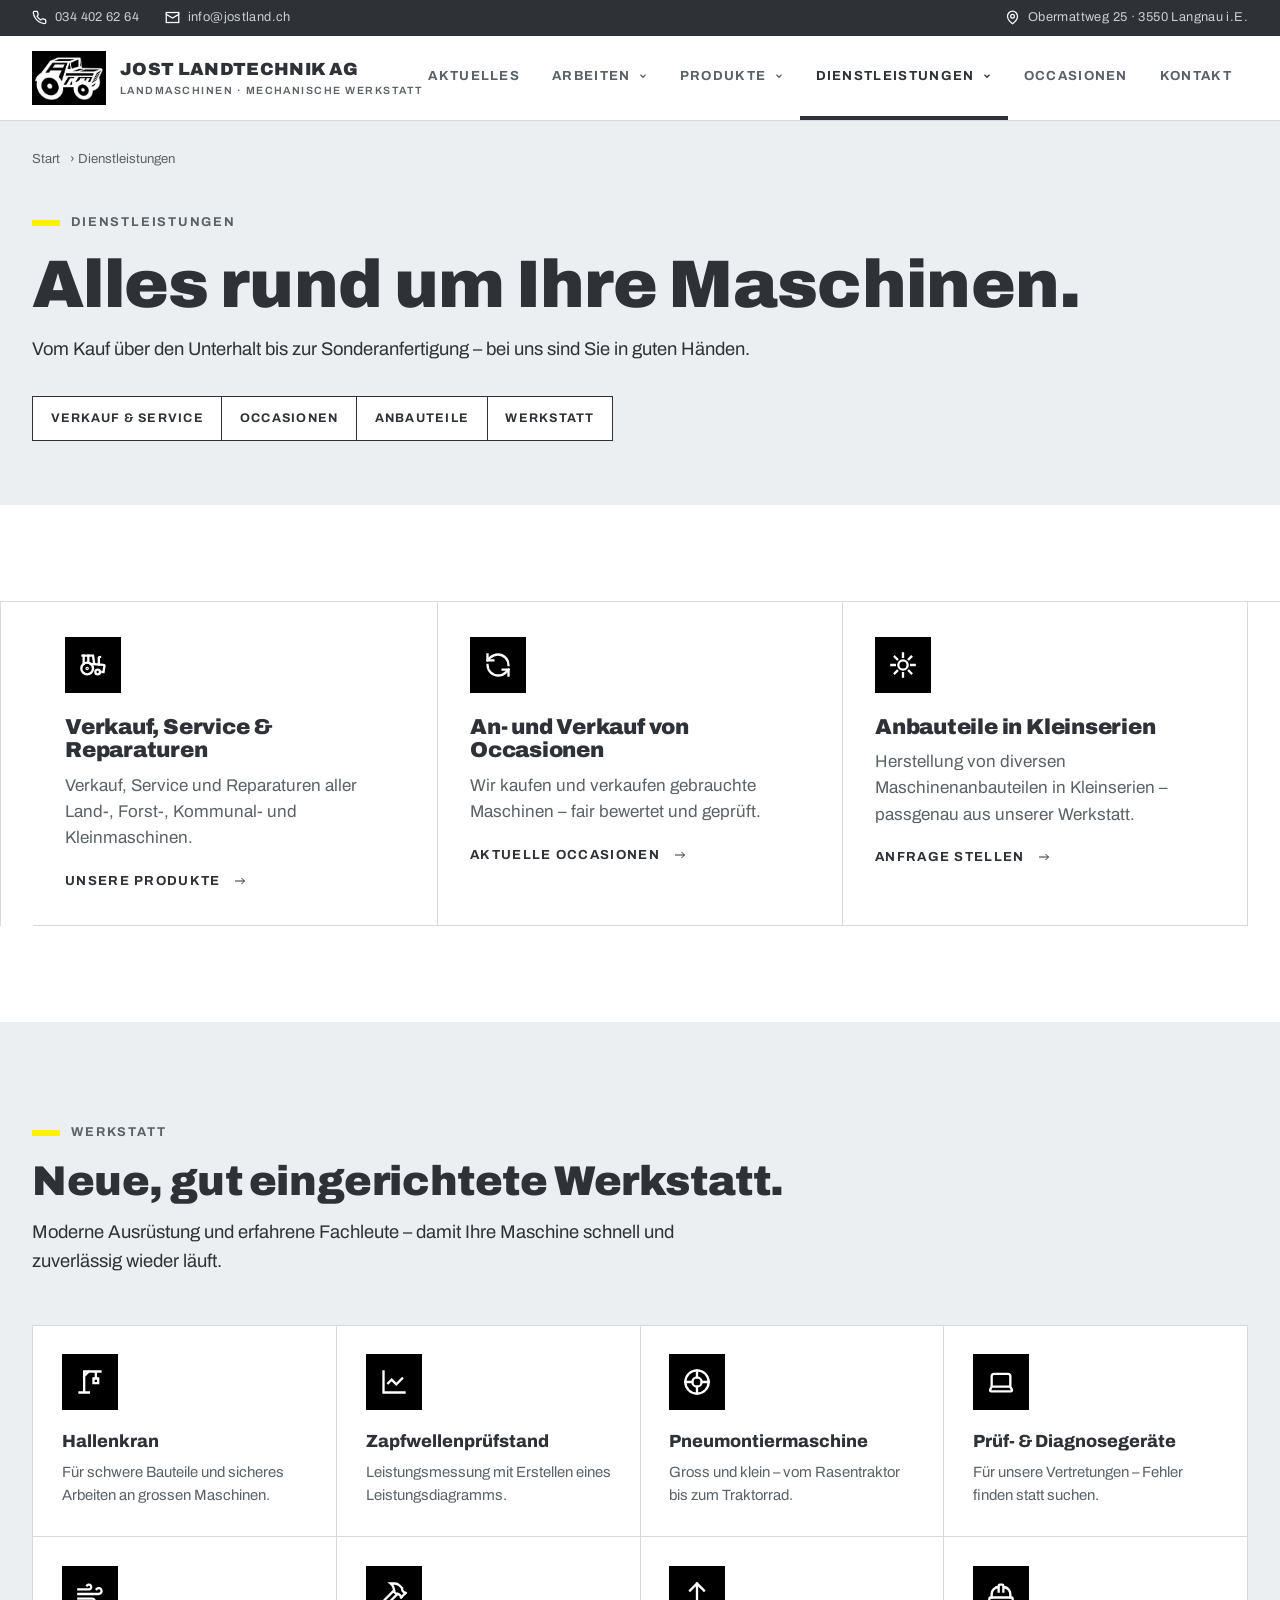
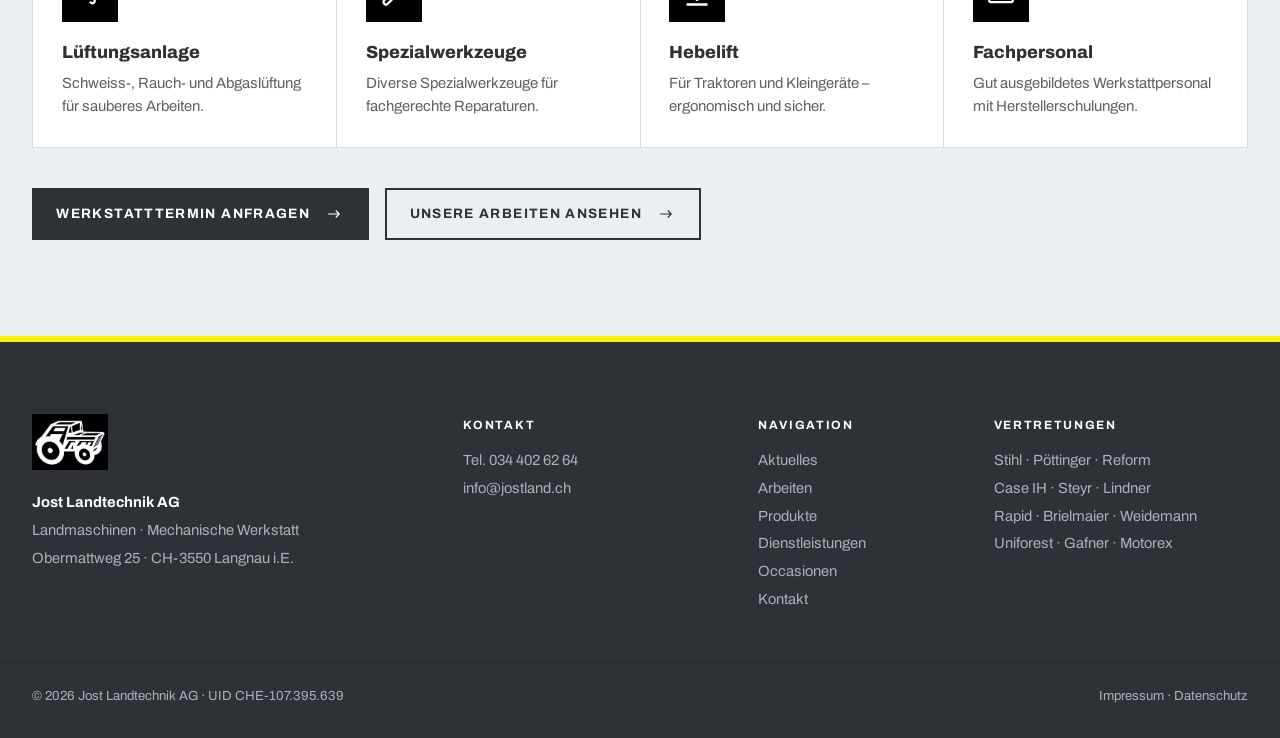
<file: dienstleistungen.html>
﻿<!doctype html>
<html lang="de-CH">
<head>
<meta charset="utf-8">
<meta name="viewport" content="width=device-width, initial-scale=1">
<title>Dienstleistungen &amp; Werkstatt | Jost Landtechnik AG</title>
<meta name="description" content="Verkauf, Service und Reparatur aller Land-, Forst-, Kommunal- und Kleinmaschinen, An- und Verkauf von Occasionen, Anbauteile in Kleinserien – mit neuer, gut eingerichteter Werkstatt.">
<link rel="stylesheet" href="style.css">
<link rel="icon" type="image/png" href="favicon.png">
<link rel="apple-touch-icon" href="favicon.png">
</head>
<body>
<script src="layout.js" data-page="dienstleistungen"></script>

<div class="phero">
  <div class="wrap">
    <div class="crumb"><a href="index.html">Start</a> › Dienstleistungen</div>
    <span class="eyebrow">Dienstleistungen</span>
    <h1>Alles rund um Ihre Maschinen.</h1>
    <p>Vom Kauf über den Unterhalt bis zur Sonderanfertigung – bei uns sind Sie in guten Händen.</p>
    <div class="jump"><a href="#verkauf">Verkauf &amp; Service</a><a href="#occasionen">Occasionen</a><a href="#anbauteile">Anbauteile</a><a href="#werkstatt">Werkstatt</a></div>
  </div>
</div>

<section>
  <div class="wrap grid3" style="margin-top:0">
    <div class="card anchor" id="verkauf"><div class="ic" data-i="tractor"></div><h3>Verkauf, Service &amp; Reparaturen</h3><p>Verkauf, Service und Reparaturen aller Land-, Forst-, Kommunal- und Kleinmaschinen.</p><a class="more" href="produkte.html">Unsere Produkte</a></div>
    <div class="card anchor" id="occasionen"><div class="ic" data-i="cycle"></div><h3>An- und Verkauf von Occasionen</h3><p>Wir kaufen und verkaufen gebrauchte Maschinen – fair bewertet und geprüft.</p><a class="more" href="occasionen.html">Aktuelle Occasionen</a></div>
    <div class="card anchor" id="anbauteile"><div class="ic" data-i="gear"></div><h3>Anbauteile in Kleinserien</h3><p>Herstellung von diversen Maschinenanbauteilen in Kleinserien – passgenau aus unserer Werkstatt.</p><a class="more" href="kontakt.html">Anfrage stellen</a></div>
  </div>
</section>

<!-- WERKSTATT -->
<section id="werkstatt" class="anchor machines">
  <div class="wrap">
    <span class="eyebrow">Werkstatt</span>
    <h2>Neue, gut eingerichtete Werkstatt.</h2>
    <p class="lead">Moderne Ausrüstung und erfahrene Fachleute – damit Ihre Maschine schnell und zuverlässig wieder läuft.</p>
    <div class="eq">
      <div><i class="ic" data-i="crane"></i><b>Hallenkran</b><p>Für schwere Bauteile und sicheres Arbeiten an grossen Maschinen.</p></div>
      <div><i class="ic" data-i="chart"></i><b>Zapfwellenprüfstand</b><p>Leistungsmessung mit Erstellen eines Leistungsdiagramms.</p></div>
      <div><i class="ic" data-i="tire"></i><b>Pneumontiermaschine</b><p>Gross und klein – vom Rasentraktor bis zum Traktorrad.</p></div>
      <div><i class="ic" data-i="laptop"></i><b>Prüf- &amp; Diagnosegeräte</b><p>Für unsere Vertretungen – Fehler finden statt suchen.</p></div>
      <div><i class="ic" data-i="wind"></i><b>Lüftungsanlage</b><p>Schweiss-, Rauch- und Abgaslüftung für sauberes Arbeiten.</p></div>
      <div><i class="ic" data-i="hammer"></i><b>Spezialwerkzeuge</b><p>Diverse Spezialwerkzeuge für fachgerechte Reparaturen.</p></div>
      <div><i class="ic" data-i="lift"></i><b>Hebelift</b><p>Für Traktoren und Kleingeräte – ergonomisch und sicher.</p></div>
      <div><i class="ic" data-i="hardhat"></i><b>Fachpersonal</b><p>Gut ausgebildetes Werkstattpersonal mit Herstellerschulungen.</p></div>
    </div>
    <div style="margin-top:2.5rem;display:flex;gap:1rem;flex-wrap:wrap">
      <a href="kontakt.html" class="btn btn-b">Werkstatttermin anfragen</a>
      <a href="arbeiten.html" class="btn btn-line">Unsere Arbeiten ansehen</a>
    </div>
  </div>
</section>

</body>
</html>
</file>
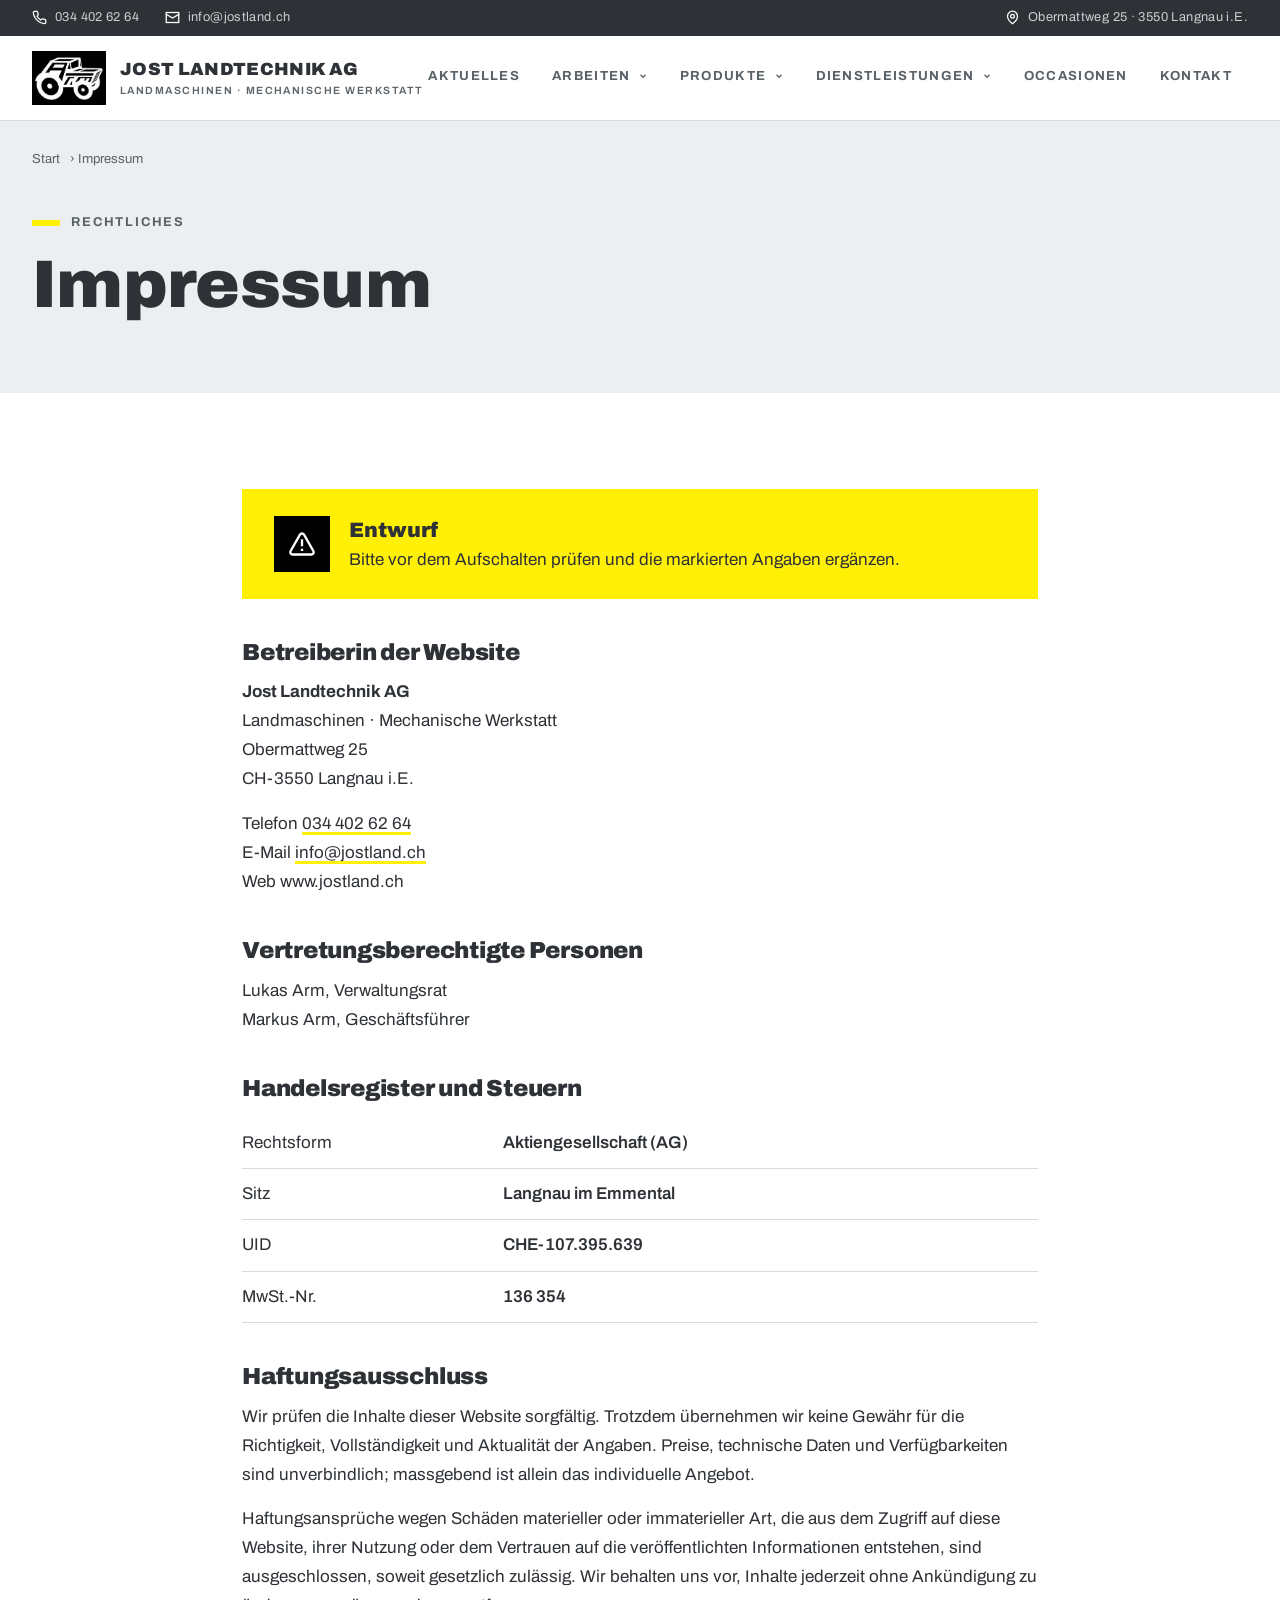
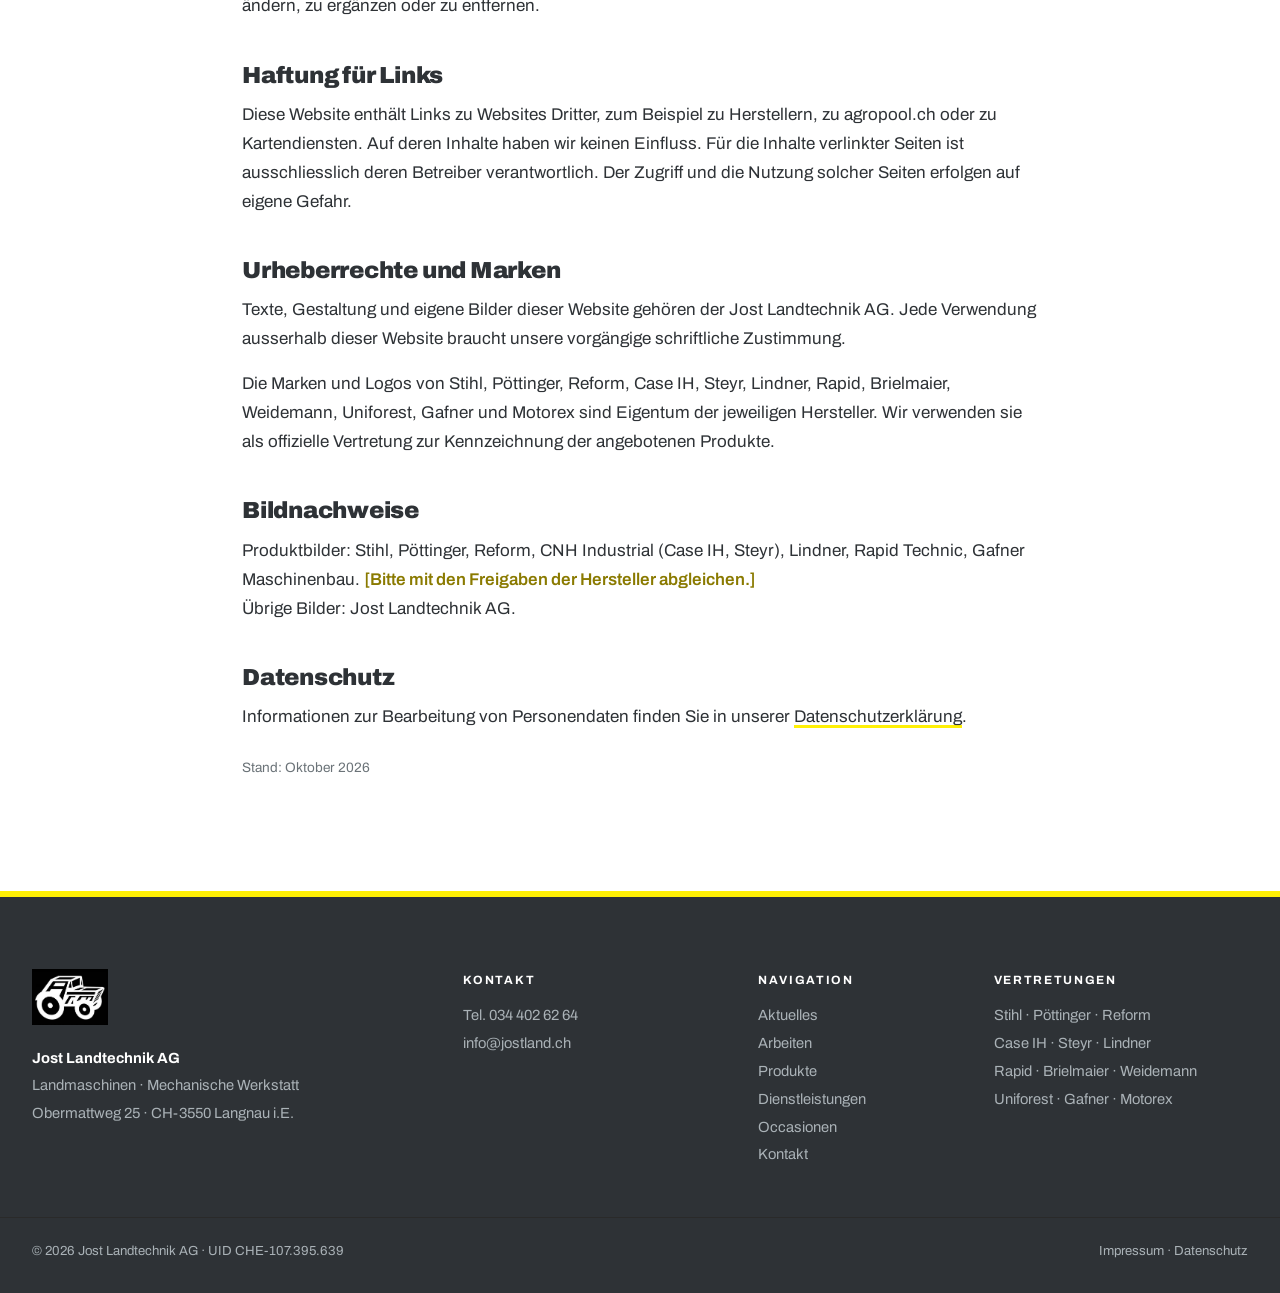
<file: impressum.html>
<!doctype html>
<html lang="de-CH">
<head>
<meta charset="utf-8">
<meta name="viewport" content="width=device-width, initial-scale=1">
<title>Impressum | Jost Landtechnik AG</title>
<meta name="description" content="Impressum der Jost Landtechnik AG, Obermattweg 25, 3550 Langnau i.E.">
<link rel="stylesheet" href="style.css">
<link rel="icon" type="image/png" href="favicon.png">
<link rel="apple-touch-icon" href="favicon.png">
</head>
<body>
<script src="layout.js" data-page="impressum"></script>

<div class="phero">
  <div class="wrap">
    <div class="crumb"><a href="index.html">Start</a> › Impressum</div>
    <span class="eyebrow">Rechtliches</span>
    <h1>Impressum</h1>
  </div>
</div>

<section>
  <div class="wrap legal">

    <div class="alert legal-hint"><div><span class="ic" data-i="alert"></span><span><strong>Entwurf</strong><br>Bitte vor dem Aufschalten prüfen und die markierten Angaben ergänzen.</span></div></div>

    <h2>Betreiberin der Website</h2>
    <p><b>Jost Landtechnik AG</b><br>Landmaschinen · Mechanische Werkstatt<br>Obermattweg 25<br>CH-3550 Langnau i.E.</p>
    <p>Telefon <a href="tel:+41344026264">034 402 62 64</a><br>E-Mail <a href="mailto:info@jostland.ch">info@jostland.ch</a><br>Web www.jostland.ch</p>

    <h2>Vertretungsberechtigte Personen</h2>
    <p>Lukas Arm, Verwaltungsrat<br>Markus Arm, Geschäftsführer</p>

    <h2>Handelsregister und Steuern</h2>
    <table class="tbl">
      <tr><td>Rechtsform</td><td>Aktiengesellschaft (AG)</td></tr>
      <tr><td>Sitz</td><td>Langnau im Emmental</td></tr>
      <tr><td>UID</td><td>CHE-107.395.639</td></tr>
      <tr><td>MwSt.-Nr.</td><td>136 354</td></tr>
    </table>

    <h2>Haftungsausschluss</h2>
    <p>Wir prüfen die Inhalte dieser Website sorgfältig. Trotzdem übernehmen wir keine Gewähr für die Richtigkeit, Vollständigkeit und Aktualität der Angaben. Preise, technische Daten und Verfügbarkeiten sind unverbindlich; massgebend ist allein das individuelle Angebot.</p>
    <p>Haftungsansprüche wegen Schäden materieller oder immaterieller Art, die aus dem Zugriff auf diese Website, ihrer Nutzung oder dem Vertrauen auf die veröffentlichten Informationen entstehen, sind ausgeschlossen, soweit gesetzlich zulässig. Wir behalten uns vor, Inhalte jederzeit ohne Ankündigung zu ändern, zu ergänzen oder zu entfernen.</p>

    <h2>Haftung für Links</h2>
    <p>Diese Website enthält Links zu Websites Dritter, zum Beispiel zu Herstellern, zu agropool.ch oder zu Kartendiensten. Auf deren Inhalte haben wir keinen Einfluss. Für die Inhalte verlinkter Seiten ist ausschliesslich deren Betreiber verantwortlich. Der Zugriff und die Nutzung solcher Seiten erfolgen auf eigene Gefahr.</p>

    <h2>Urheberrechte und Marken</h2>
    <p>Texte, Gestaltung und eigene Bilder dieser Website gehören der Jost Landtechnik AG. Jede Verwendung ausserhalb dieser Website braucht unsere vorgängige schriftliche Zustimmung.</p>
    <p>Die Marken und Logos von Stihl, Pöttinger, Reform, Case IH, Steyr, Lindner, Rapid, Brielmaier, Weidemann, Uniforest, Gafner und Motorex sind Eigentum der jeweiligen Hersteller. Wir verwenden sie als offizielle Vertretung zur Kennzeichnung der angebotenen Produkte.</p>

    <h2>Bildnachweise</h2>
    <p>Produktbilder: Stihl, Pöttinger, Reform, CNH Industrial (Case IH, Steyr), Lindner, Rapid Technic, Gafner Maschinenbau. <span class="ph">[Bitte mit den Freigaben der Hersteller abgleichen.]</span><br>Übrige Bilder: Jost Landtechnik AG.</p>

    <h2>Datenschutz</h2>
    <p>Informationen zur Bearbeitung von Personendaten finden Sie in unserer <a href="datenschutz.html">Datenschutzerklärung</a>.</p>

    <p class="note">Stand: Oktober 2026</p>
  </div>
</section>

</body>
</html>
</file>
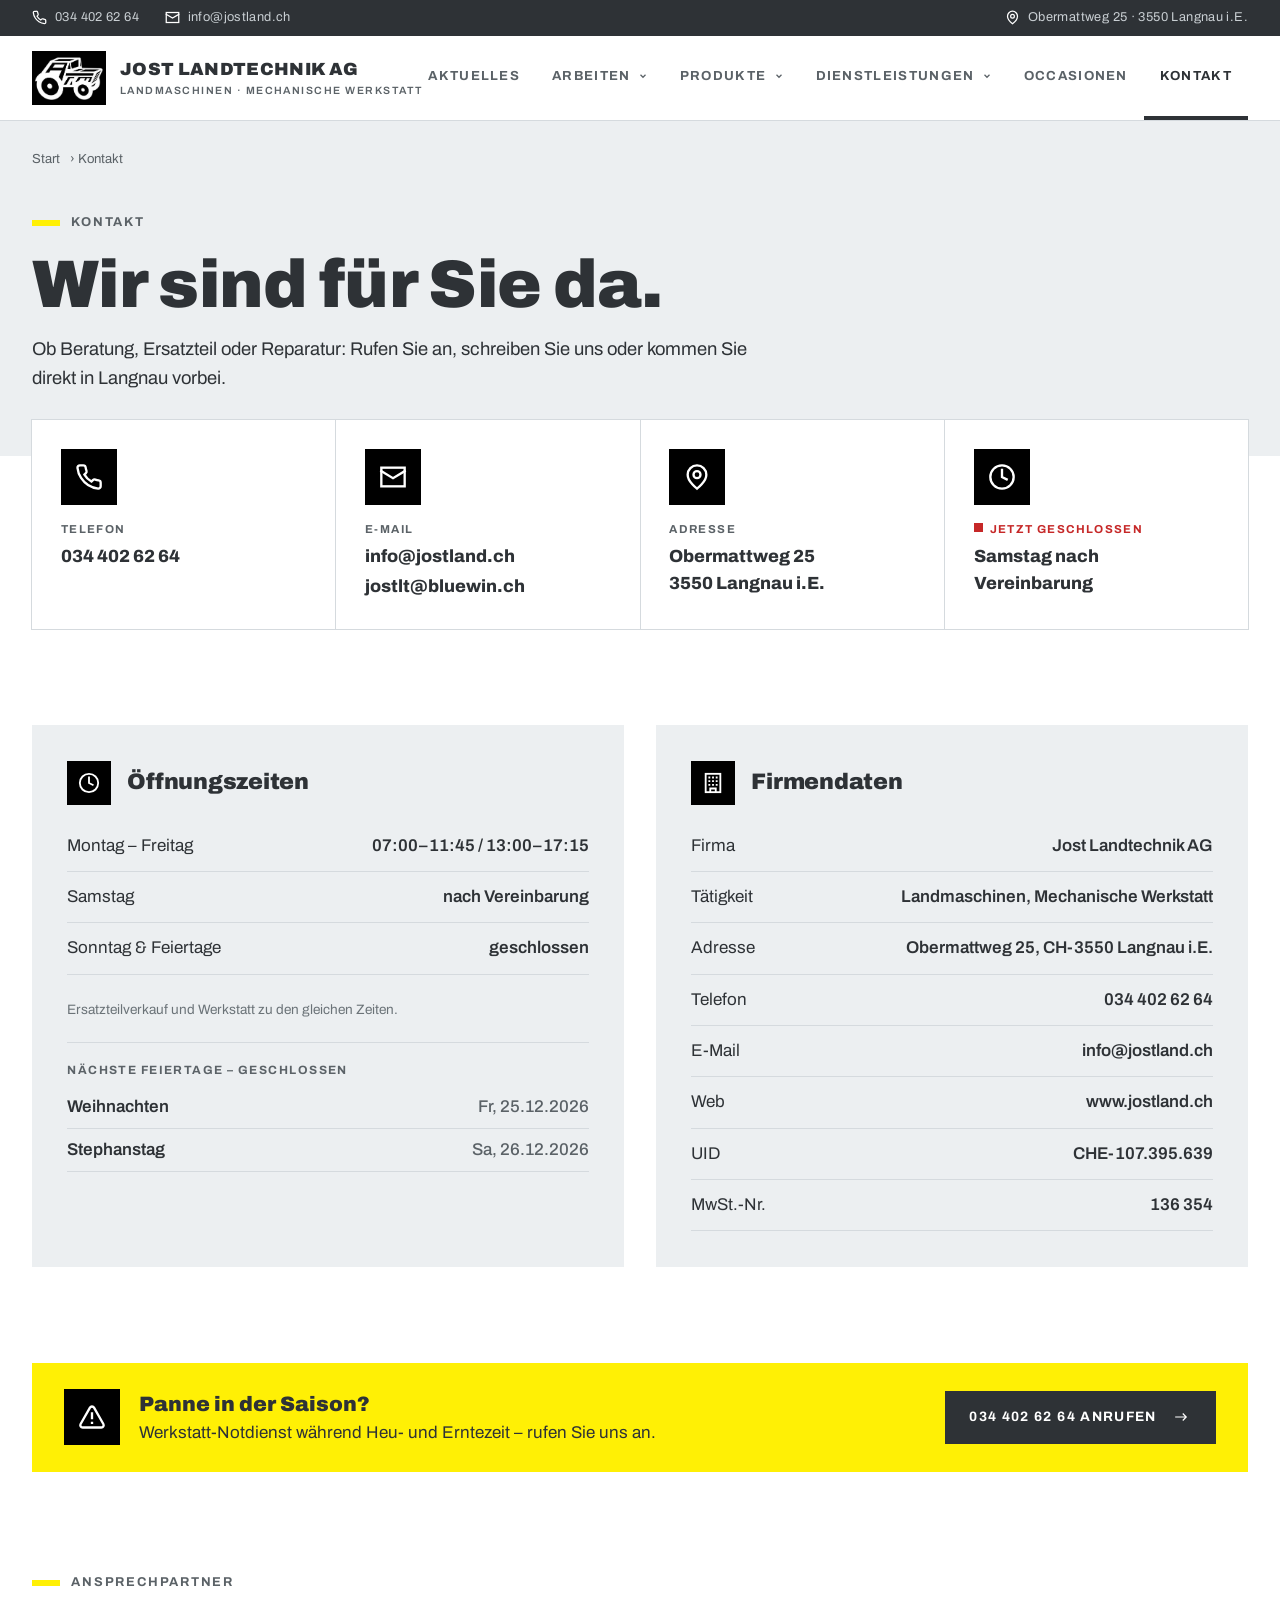
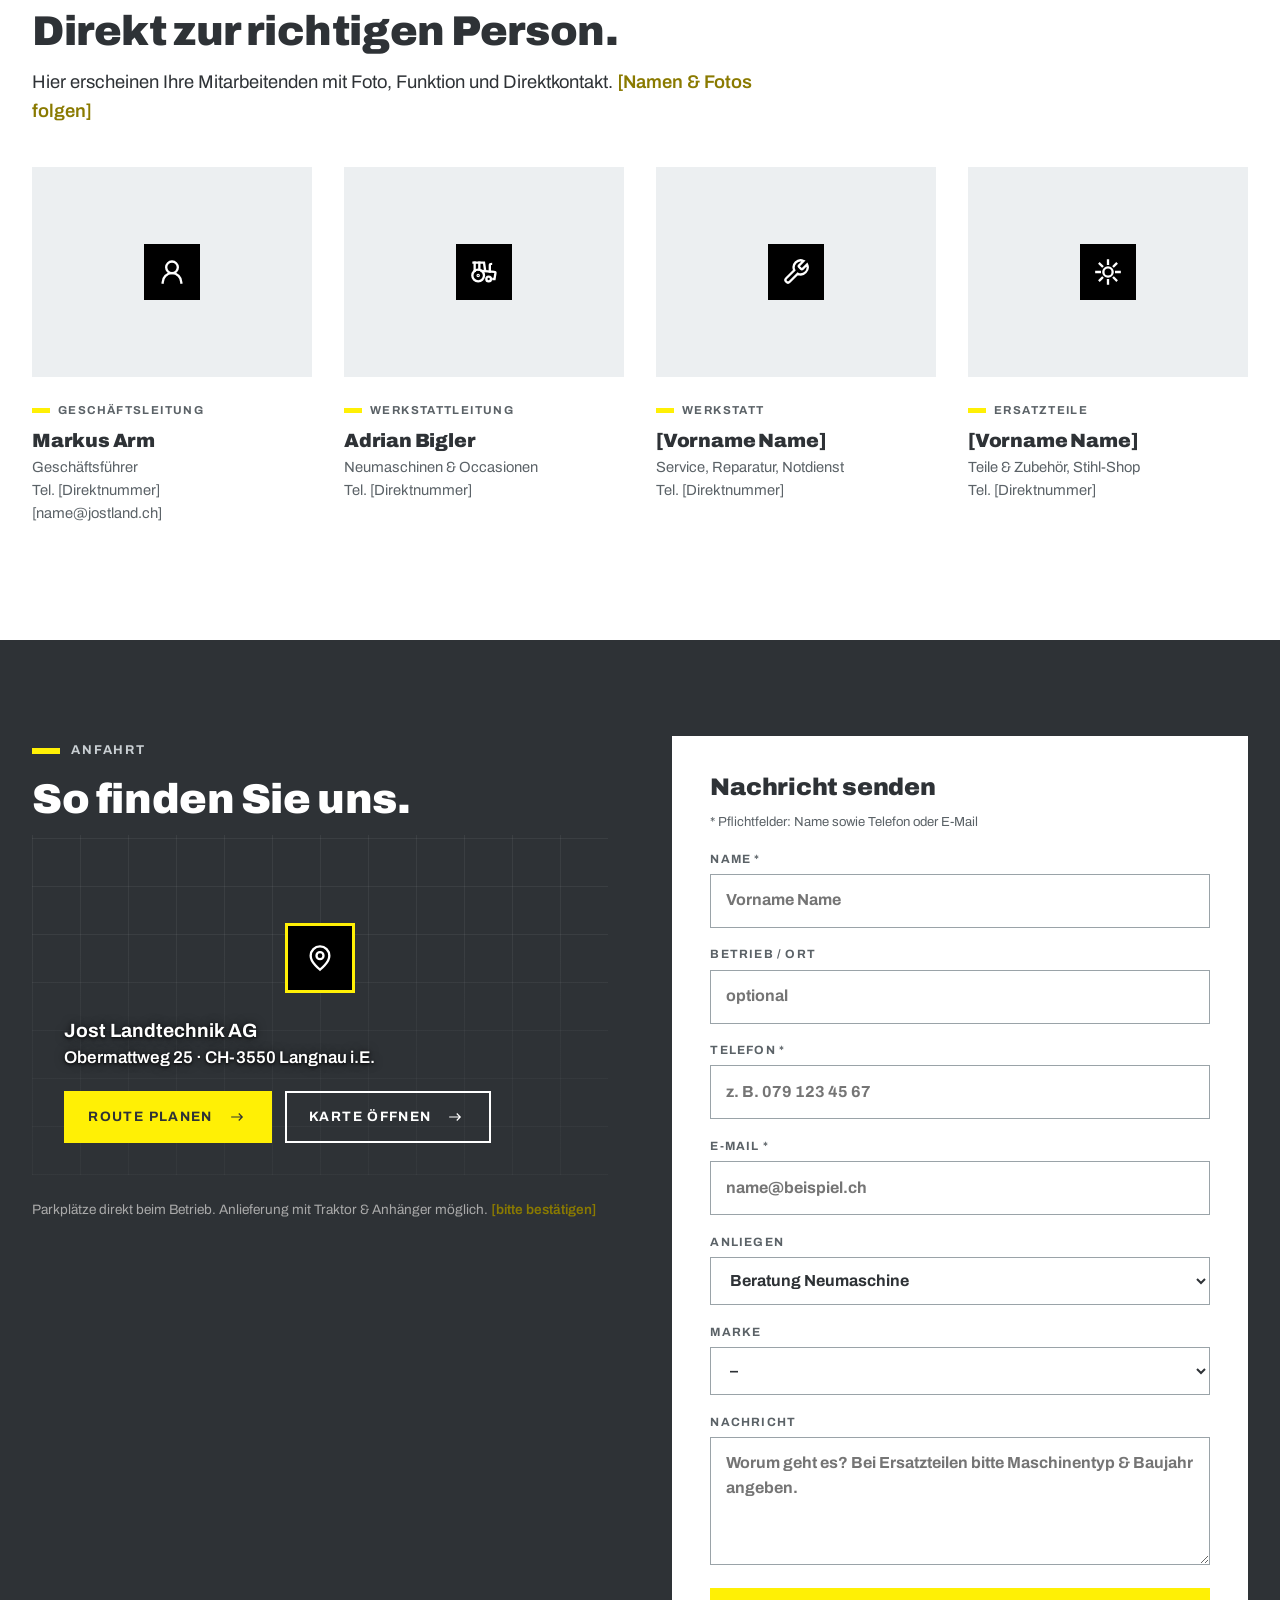
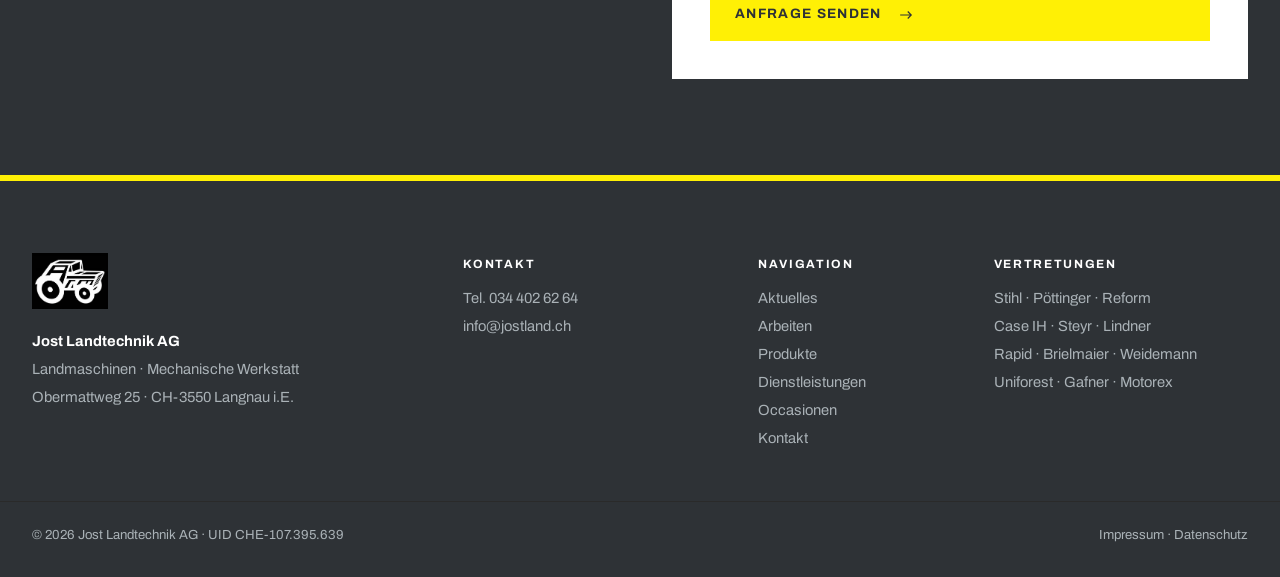
<file: kontakt.html>
<!doctype html>
<html lang="de-CH">
<head>
<meta charset="utf-8">
<meta name="viewport" content="width=device-width, initial-scale=1">
<title>Kontakt – Jost Landtechnik AG, Langnau i.E.</title>
<meta name="description" content="Kontakt Jost Landtechnik AG: Obermattweg 25, 3550 Langnau i.E. · Tel. 034 402 62 64 · info@jostland.ch. Öffnungszeiten, Ansprechpartner und Anfahrt.">
<link rel="stylesheet" href="style.css">
<link rel="icon" type="image/png" href="favicon.png">
<link rel="apple-touch-icon" href="favicon.png">
</head>
<body>

<script src="layout.js" data-page="kontakt"></script>

<!-- PAGE HERO -->
<div class="phero">
  <div class="wrap">
    <div class="crumb"><a href="index.html">Start</a> › Kontakt</div>
    <span class="eyebrow">Kontakt</span>
    <h1>Wir sind für Sie da.</h1>
    <p>Ob Beratung, Ersatzteil oder Reparatur: Rufen Sie an, schreiben Sie uns oder kommen Sie direkt in Langnau vorbei.</p>
  </div>
</div>

<!-- QUICK CONTACT -->
<div class="wrap qgrid">
  <a class="q" href="tel:+41344026264"><div class="ic" data-i="phone"></div><small>Telefon</small><strong>034 402 62 64</strong></a>
  <div class="q q-multi"><div class="ic" data-i="mail"></div><small>E-Mail</small><strong><a href="mailto:info@jostland.ch">info@jostland.ch</a><a href="mailto:jostlt@bluewin.ch">jostlt@bluewin.ch</a></strong></div>
  <a class="q" href="https://www.google.com/maps/search/?api=1&amp;query=Obermattweg%2025%2C%203550%20Langnau%20im%20Emmental" target="_blank" rel="noopener"><div class="ic" data-i="pin"></div><small>Adresse</small><strong>Obermattweg 25<br>3550 Langnau i.E.</strong></a>
  <a class="q" href="#zeiten"><div class="ic" data-i="clock"></div><small id="open-label">Öffnungszeiten</small><strong id="open-now">Mo–Fr 07:00–11:45 / 13:00–17:15</strong></a>
</div>

<!-- HOURS + COMPANY -->
<section>
  <div class="wrap g2">
    <div class="box anchor" id="zeiten">
      <h3><span class="ic" data-i="clock"></span>Öffnungszeiten</h3>
      <table class="tbl">
        <tr><td>Montag – Freitag</td><td>07:00–11:45 / 13:00–17:15</td></tr>
        <tr><td>Samstag</td><td>nach Vereinbarung</td></tr>
        <tr><td>Sonntag &amp; Feiertage</td><td>geschlossen</td></tr>
      </table>
      <p class="note">Ersatzteilverkauf und Werkstatt zu den gleichen Zeiten.</p>
      <div class="holidays" id="holidays" hidden>
        <b class="hol-title">Nächste Feiertage – geschlossen</b>
        <ul id="holiday-list"></ul>
      </div>
    </div>
    <div class="box">
      <h3><span class="ic" data-i="building"></span>Firmendaten</h3>
      <table class="tbl">
        <tr><td>Firma</td><td>Jost Landtechnik AG</td></tr>
        <tr><td>Tätigkeit</td><td>Landmaschinen, Mechanische Werkstatt</td></tr>
        <tr><td>Adresse</td><td>Obermattweg 25, CH-3550 Langnau i.E.</td></tr>
        <tr><td>Telefon</td><td><a href="tel:+41344026264">034 402 62 64</a></td></tr>
        <tr><td>E-Mail</td><td><a href="mailto:info@jostland.ch">info@jostland.ch</a></td></tr>
        <tr><td>Web</td><td>www.jostland.ch</td></tr>
        <tr><td>UID</td><td>CHE-107.395.639</td></tr>
        <tr><td>MwSt.-Nr.</td><td>136 354</td></tr>
      </table>
    </div>
  </div>
</section>

<!-- EMERGENCY -->
<div class="wrap">
  <div class="alert">
    <div><span class="ic" data-i="alert"></span><span><strong>Panne in der Saison?</strong><br>Werkstatt-Notdienst während Heu- und Erntezeit – rufen Sie uns an.</span></div>
    <a href="tel:+41344026264" class="btn btn-b">034 402 62 64 anrufen</a>
  </div>
</div>

<!-- PEOPLE -->
<section>
  <div class="wrap">
    <span class="eyebrow">Ansprechpartner</span>
    <h2>Direkt zur richtigen Person.</h2>
    <p class="lead">Hier erscheinen Ihre Mitarbeitenden mit Foto, Funktion und Direktkontakt. <span class="ph">[Namen &amp; Fotos folgen]</span></p>
    <div class="people">
      <div class="p"><div class="av"><span class="ic" data-i="user"></span></div><div class="bd"><span class="role">Geschäftsleitung</span><h3>Markus Arm</h3><p>Geschäftsführer<br>Tel. [Direktnummer]<br>[name@jostland.ch]</p></div></div>
      <div class="p"><div class="av"><span class="ic" data-i="tractor"></span></div><div class="bd"><span class="role">Werkstattleitung</span><h3>Adrian Bigler</h3><p>Neumaschinen &amp; Occasionen<br>Tel. [Direktnummer]</p></div></div>
      <div class="p"><div class="av"><span class="ic" data-i="wrench"></span></div><div class="bd"><span class="role">Werkstatt</span><h3>[Vorname Name]</h3><p>Service, Reparatur, Notdienst<br>Tel. [Direktnummer]</p></div></div>
      <div class="p"><div class="av"><span class="ic" data-i="gear"></span></div><div class="bd"><span class="role">Ersatzteile</span><h3>[Vorname Name]</h3><p>Teile &amp; Zubehör, Stihl-Shop<br>Tel. [Direktnummer]</p></div></div>
    </div>
  </div>
</section>

<!-- MAP + FORM -->
<section class="contact" id="formular">
  <div class="wrap cgrid">
    <div>
      <span class="eyebrow">Anfahrt</span>
      <h2>So finden Sie uns.</h2>
      <div class="map">
        <iframe class="gmap" src="https://maps.google.com/maps?ll=46.94884,7.75675&amp;z=15&amp;t=m&amp;hl=de&amp;output=embed" title="Karte: Jost Landtechnik AG, Obermattweg 25, Langnau i.E." loading="lazy" tabindex="-1" aria-hidden="true"></iframe>
        <div class="pin"><span class="ic" data-i="pin"></span></div>
        <strong style="font-size:1.2rem">Jost Landtechnik AG</strong>
        <span style="color:#fff;font-weight:600">Obermattweg 25 · CH-3550 Langnau i.E.</span>
        <div class="btns">
          <a class="btn btn-y" href="https://www.google.com/maps/dir/?api=1&amp;destination=Obermattweg%2025%2C%203550%20Langnau%20im%20Emmental" target="_blank" rel="noopener">Route planen</a>
          <a class="btn btn-o" href="https://www.openstreetmap.org/search?query=Obermattweg%2025%2C%203550%20Langnau%20im%20Emmental" target="_blank" rel="noopener">Karte öffnen</a>
        </div>
      </div>
      <p class="note" style="color:#aaa">Parkplätze direkt beim Betrieb. Anlieferung mit Traktor &amp; Anhänger möglich. <span class="ph">[bitte bestätigen]</span></p>
    </div>
    <form class="cf" id="kform" novalidate>
      <h3>Nachricht senden</h3>
      <p class="freq">* Pflichtfelder: Name sowie Telefon oder E-Mail</p>
      <label>Name *<input name="name" placeholder="Vorname Name" autocomplete="name"><span class="err" data-for="name"></span></label>
      <label>Betrieb / Ort<input name="betrieb" placeholder="optional" autocomplete="organization"></label>
      <label>Telefon *<input name="telefon" type="tel" placeholder="z. B. 079 123 45 67" autocomplete="tel"><span class="err" data-for="telefon"></span></label>
      <label>E-Mail *<input name="email" type="email" placeholder="name@beispiel.ch" autocomplete="email"><span class="err" data-for="email"></span></label>
      <span class="err err-both" data-for="kontakt"></span>
      <label>Anliegen<select><option>Beratung Neumaschine</option><option>Occasion</option><option>Oldtimer</option><option>Anbauteile / Kleinserie</option><option>Werkstatt / Servicetermin</option><option>Ersatzteile</option><option>Stihl Motorgeräte</option><option>Anderes</option></select></label>
      <label>Marke<select><option>–</option><option>Case IH</option><option>Steyr</option><option>Lindner</option><option>Pöttinger</option><option>Rapid</option><option>Brielmaier</option><option>Weidemann</option><option>Uniforest</option><option>Stihl</option><option>Reform</option><option>Gafner</option><option>Motorex</option><option>Andere Marke</option></select></label>
      <label>Nachricht<textarea rows="4" placeholder="Worum geht es? Bei Ersatzteilen bitte Maschinentyp &amp; Baujahr angeben."></textarea></label>
      <button class="btn btn-y" type="submit">Anfrage senden</button>
    </form>
  </div>
</section>

<script>
/* Öffnungsstatus und Feiertage (Kanton Bern) – Schweizer Zeit */
(function () {
  var ZEITEN = [['07:00', '11:45'], ['13:00', '17:15']];   // Montag bis Freitag
  var WT = ['Sonntag', 'Montag', 'Dienstag', 'Mittwoch', 'Donnerstag', 'Freitag', 'Samstag'];
  var WTK = ['So', 'Mo', 'Di', 'Mi', 'Do', 'Fr', 'Sa'];

  // Ostersonntag (gregorianischer Kalender)
  function ostern(y) {
    var a = y % 19, b = Math.floor(y / 100), c = y % 100, d = Math.floor(b / 4), e = b % 4,
        f = Math.floor((b + 8) / 25), g = Math.floor((b - f + 1) / 3), h = (19 * a + b - d - g + 15) % 30,
        i = Math.floor(c / 4), k = c % 4, l = (32 + 2 * e + 2 * i - h - k) % 7, m = Math.floor((a + 11 * h + 22 * l) / 451),
        mon = Math.floor((h + l - 7 * m + 114) / 31), tag = ((h + l - 7 * m + 114) % 31) + 1;
    return new Date(Date.UTC(y, mon - 1, tag));
  }
  function plus(dt, n) { return new Date(dt.getTime() + n * 864e5); }
  // Gesetzliche Feiertage im Kanton Bern
  function feiertage(y) {
    var o = ostern(y);
    return [
      [new Date(Date.UTC(y, 0, 1)), 'Neujahr'],
      [new Date(Date.UTC(y, 0, 2)), 'Berchtoldstag'],
      [plus(o, -2), 'Karfreitag'],
      [plus(o, 1), 'Ostermontag'],
      [plus(o, 39), 'Auffahrt'],
      [plus(o, 50), 'Pfingstmontag'],
      [new Date(Date.UTC(y, 7, 1)), 'Bundesfeiertag'],
      [new Date(Date.UTC(y, 11, 25)), 'Weihnachten'],
      [new Date(Date.UTC(y, 11, 26)), 'Stephanstag']
    ];
  }
  var key = function (d) { return d.toISOString().slice(0, 10); };

  // Heutiges Datum und Uhrzeit in der Schweiz
  var p = new Intl.DateTimeFormat('en-CA', { timeZone: 'Europe/Zurich', year: 'numeric', month: '2-digit', day: '2-digit', hour: '2-digit', minute: '2-digit', hourCycle: 'h23' }).formatToParts(new Date());
  var g = function (t) { return (p.find(function (x) { return x.type === t; }) || {}).value; };
  var heute = new Date(Date.UTC(+g('year'), +g('month') - 1, +g('day')));
  var jetzt = g('hour') + ':' + g('minute');

  var liste = feiertage(heute.getUTCFullYear()).concat(feiertage(heute.getUTCFullYear() + 1));
  var ft = {}; liste.forEach(function (f) { ft[key(f[0])] = f[1]; });
  var istArbeitstag = function (d) { var w = d.getUTCDay(); return w >= 1 && w <= 5 && !ft[key(d)]; };
  var fmt = function (d) { return WTK[d.getUTCDay()] + ', ' + ('0' + d.getUTCDate()).slice(-2) + '.' + ('0' + (d.getUTCMonth() + 1)).slice(-2) + '.' + d.getUTCFullYear(); };

  // Status-Kachel
  var label = document.getElementById('open-label'), out = document.getElementById('open-now');
  if (label) {
    var offen = false, text = '';
    if (istArbeitstag(heute)) {
      for (var i = 0; i < ZEITEN.length; i++) {
        if (jetzt >= ZEITEN[i][0] && jetzt < ZEITEN[i][1]) { offen = true; text = 'Geöffnet bis ' + ZEITEN[i][1]; break; }
        if (jetzt < ZEITEN[i][0]) { text = 'Öffnet heute um ' + ZEITEN[i][0]; break; }
      }
    }
    if (!text) {
      var n = 1, d = plus(heute, 1);
      while (!istArbeitstag(d) && n < 30) { n++; d = plus(d, 1); }
      var wann = n === 1 ? 'morgen' : (n < 7 ? WT[d.getUTCDay()] : 'am ' + fmt(d));
      text = (ft[key(heute)] ? 'Heute ' + ft[key(heute)] + ' · ' : '') + 'Öffnet ' + wann + ' um ' + ZEITEN[0][0];
      if (heute.getUTCDay() === 6 && !ft[key(heute)]) text = 'Samstag nach Vereinbarung';
    }
    label.textContent = offen ? 'Jetzt geöffnet' : 'Jetzt geschlossen';
    out.textContent = text;
    label.parentNode.classList.add(offen ? 'is-open' : 'is-closed');
  }

  // Die 2 nächsten Feiertage anzeigen
  var box = document.getElementById('holidays'), ul = document.getElementById('holiday-list');
  if (box && ul) {
    var naechste = liste.filter(function (f) { return f[0] >= heute; }).sort(function (a, b) { return a[0] - b[0]; }).slice(0, 2);
    ul.innerHTML = naechste.map(function (f) { return '<li><span>' + f[1] + '</span><span>' + fmt(f[0]) + '</span></li>'; }).join('');
    box.hidden = !naechste.length;
  }
})();

(function () {
  var f = document.getElementById('kform');
  var get = function (n) { return f.elements[n]; };

  // Telefonnummer plausibel: CH-Format (0xx …, +41 / 0041 …) oder international (+ und 8–15 Ziffern)
  function telOk(v) {
    var s = v.replace(/[\s().\/-]/g, '');
    if (!/^\+?\d+$/.test(s)) return false;
    if (/^(\+41|0041)\d{9}$/.test(s)) return true;          // Schweiz international
    if (/^0[1-9]\d{8}$/.test(s)) return true;                // Schweiz national (10 Ziffern)
    if (/^(\+|00)(?!41)[1-9]\d{7,14}$/.test(s)) return true; // Ausland
    return false;
  }
  function mailOk(v) { return /^[^\s@]+@[^\s@]+\.[a-z]{2,}$/i.test(v); }
  function setErr(n, msg) {
    var e = f.querySelector('.err[data-for="' + n + '"]'); if (e) e.textContent = msg || '';
    if (get(n)) get(n).classList.toggle('bad', !!msg);
  }

  function check() {
    var ok = true, name = get('name').value.trim(), tel = get('telefon').value.trim(), mail = get('email').value.trim();
    setErr('name'); setErr('telefon'); setErr('email'); setErr('kontakt');
    if (name.length < 2) { setErr('name', 'Bitte geben Sie Ihren Namen ein.'); ok = false; }
    if (!tel && !mail) { setErr('kontakt', 'Bitte geben Sie eine Telefonnummer oder eine E-Mail-Adresse an.'); get('telefon').classList.add('bad'); get('email').classList.add('bad'); ok = false; }
    if (tel && !telOk(tel)) { setErr('telefon', 'Bitte eine gültige Telefonnummer eingeben, z. B. 079 123 45 67 oder +41 79 123 45 67.'); ok = false; }
    if (mail && !mailOk(mail)) { setErr('email', 'Bitte eine gültige E-Mail-Adresse eingeben.'); ok = false; }
    return ok;
  }

  // Vorbelegung aus «Occasion im Fokus» (kontakt.html?occasion=…&nr=…)
  var q = new URLSearchParams(location.search);
  if (q.get('occasion')) {
    var sel = f.querySelector('select');
    [].forEach.call(sel.options, function (o) { if (o.text === 'Occasion') sel.value = o.value; });
    f.querySelector('textarea').value = 'Interesse an: ' + q.get('occasion') + (q.get('nr') ? ' (agropool-Nr. ' + q.get('nr') + ')' : '');
  }

  ['name', 'telefon', 'email'].forEach(function (n) {
    get(n).addEventListener('input', function () { if (f.dataset.tried) check(); });
  });

  f.addEventListener('submit', function (e) {
    e.preventDefault(); f.dataset.tried = '1';
    if (!check()) { var b = f.querySelector('.bad'); if (b) b.focus(); return; }
    f.innerHTML = '<h3>Danke!</h3><p>Dies ist ein Testformular – es wurde nichts versendet.</p>';
  });
})();
</script>

</body>
</html>
</file>
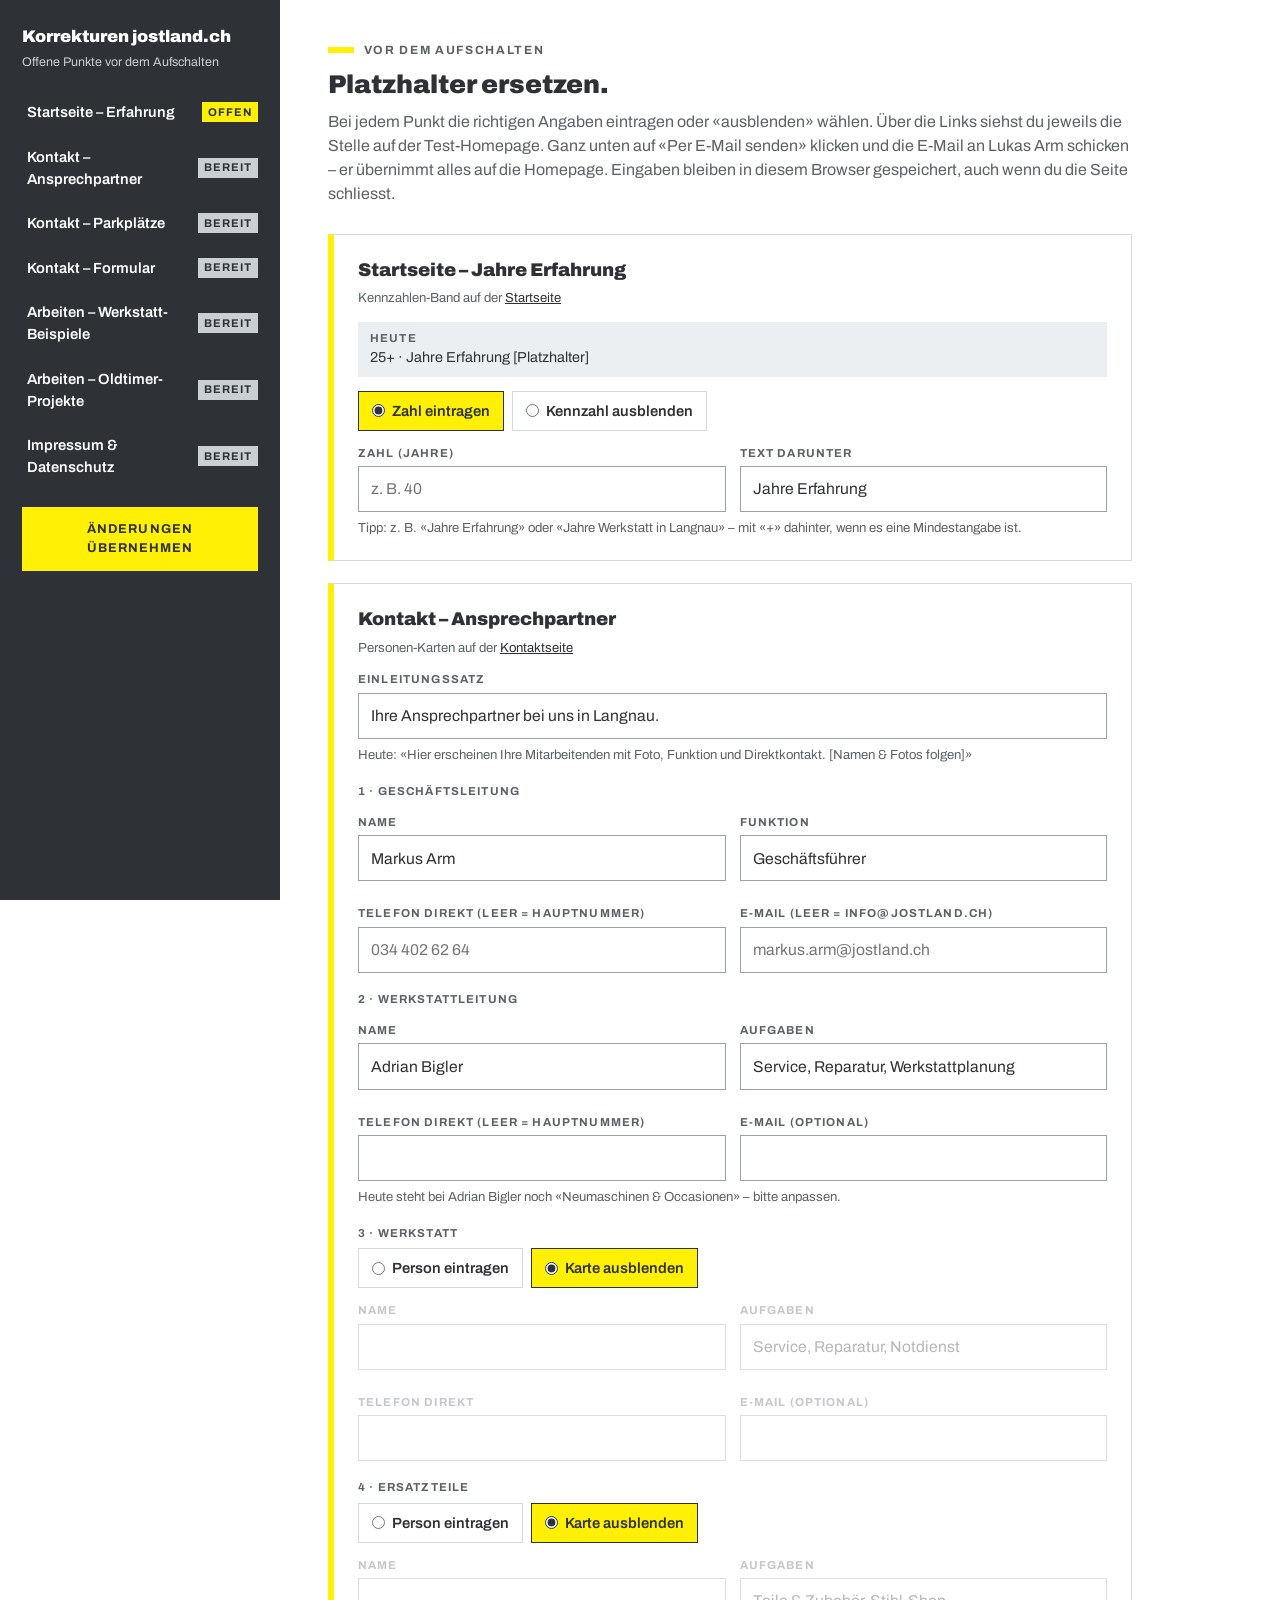
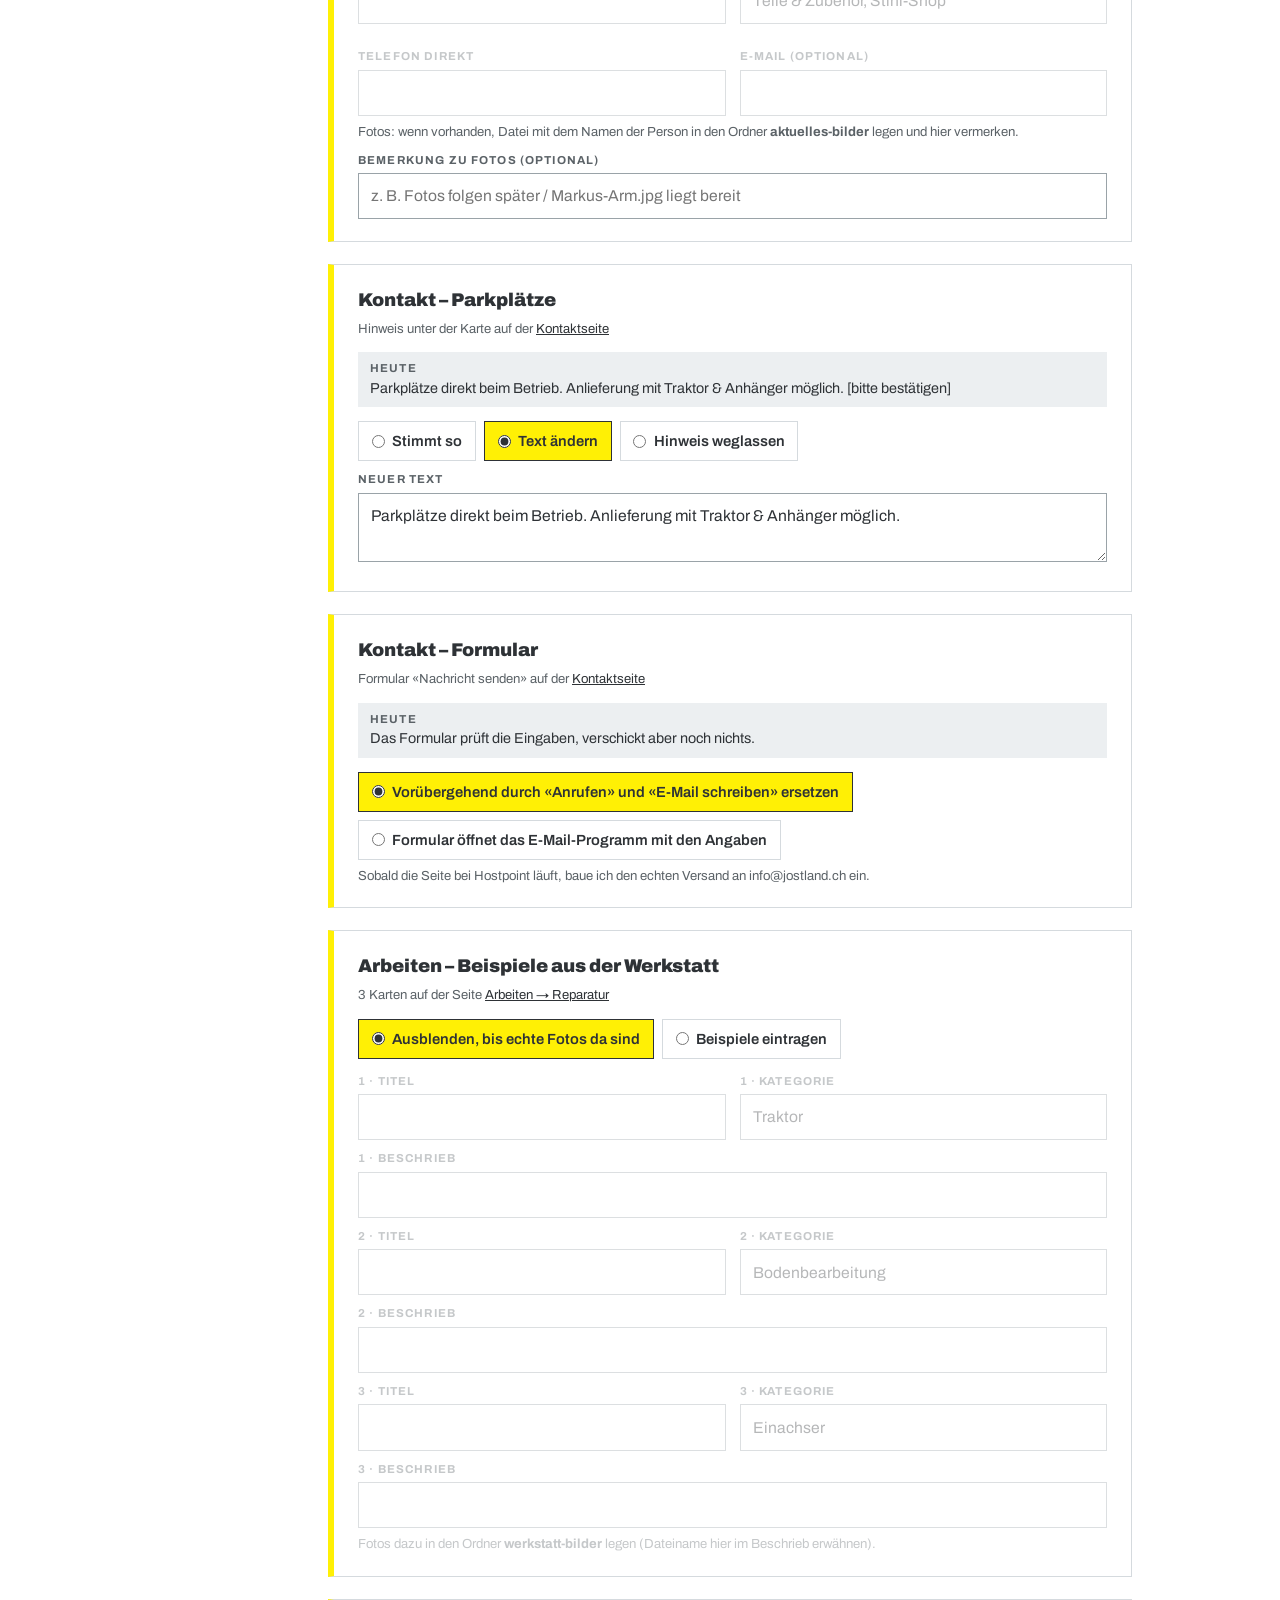
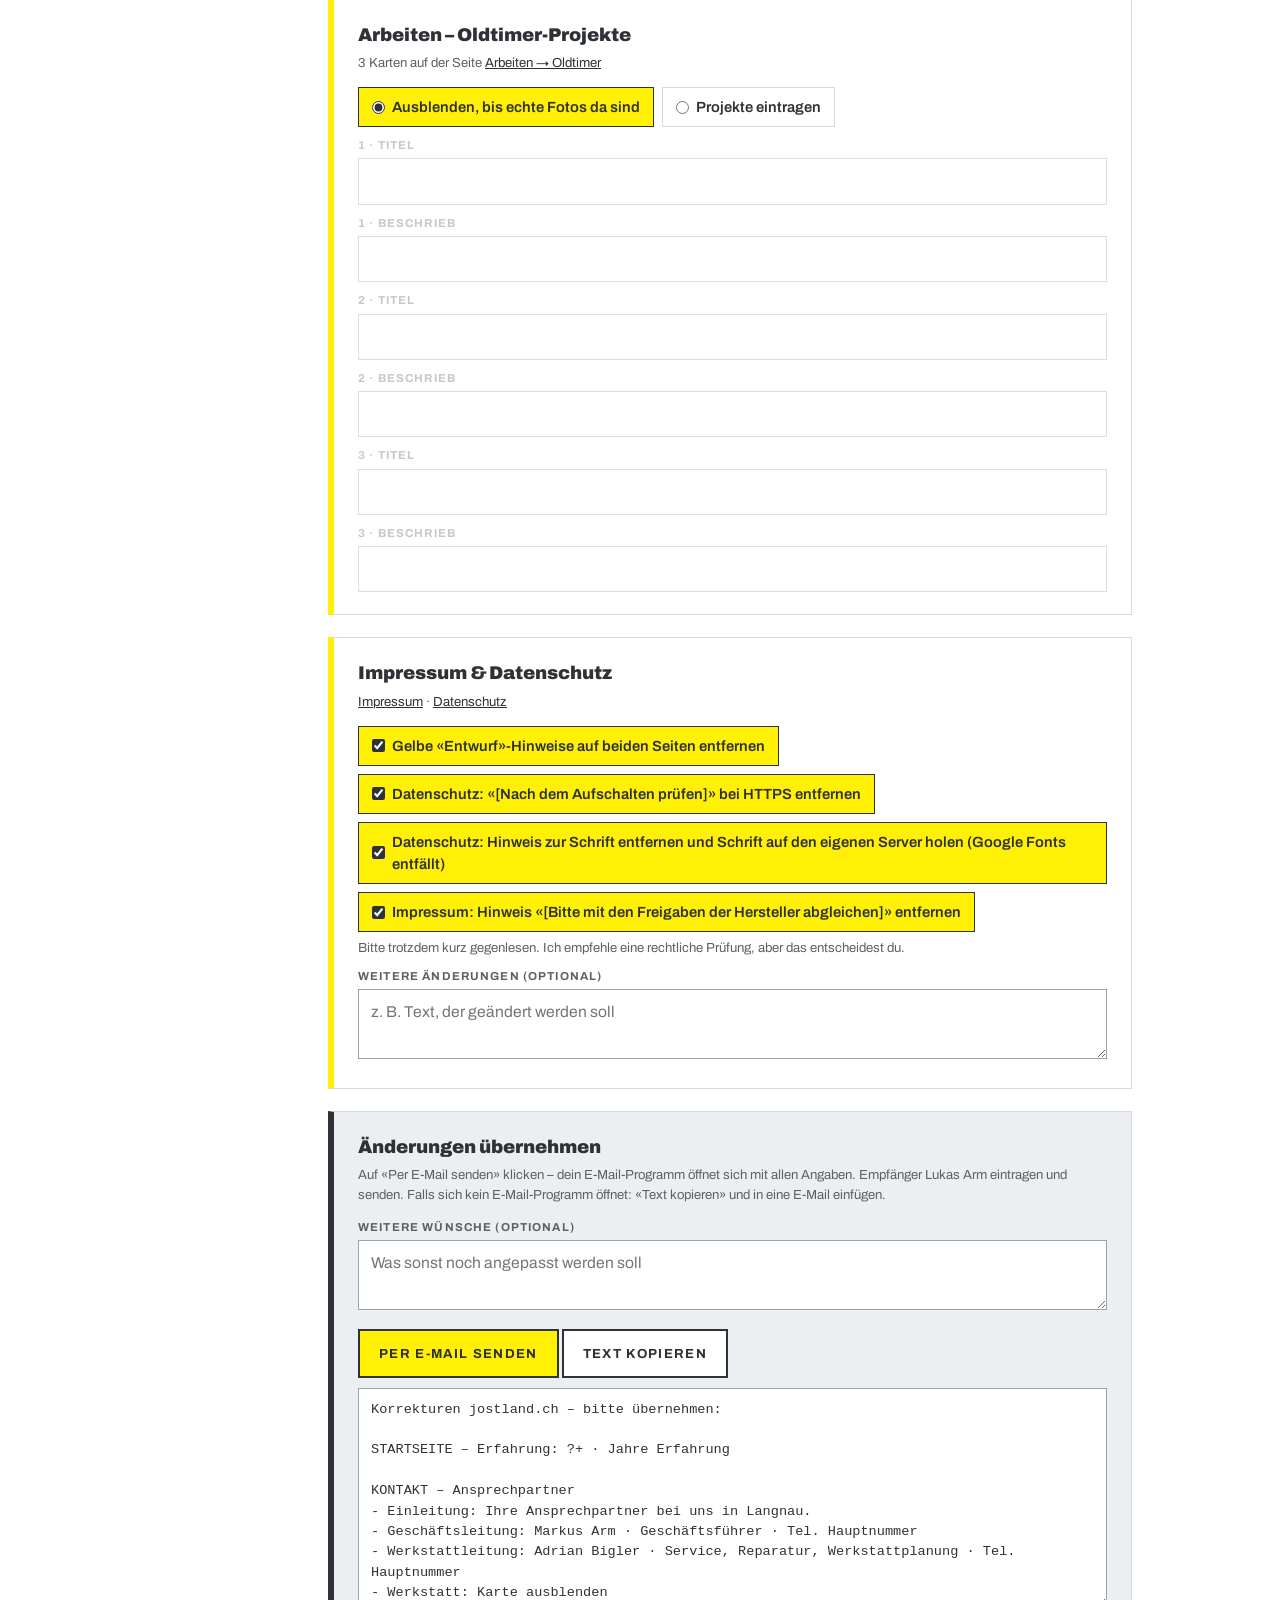
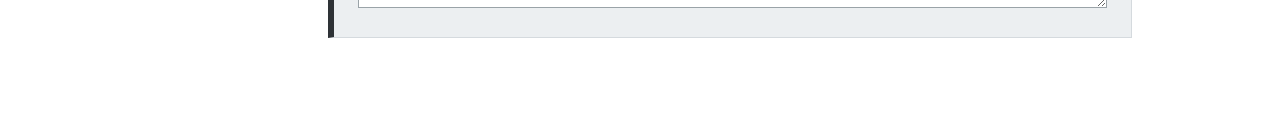
<file: korrektur.html>
<!doctype html>
<html lang="de-CH">
<head>
<meta charset="utf-8">
<meta name="viewport" content="width=device-width, initial-scale=1"><meta name="robots" content="noindex">
<title>Korrekturen jostland.ch</title>
<link rel="stylesheet" href="https://fonts.googleapis.com/css2?family=Archivo:wght@400;600;700;900&display=swap">
<style>
  :root{--y:#fff005;--d:#2E3236;--g:#5B6267;--l:#eceff1;--line:#d5dade}
  *{box-sizing:border-box;margin:0;padding:0}
  body{font-family:Archivo,Arial,sans-serif;color:var(--d);background:#fff;font-size:16px;line-height:1.5}
  .app{display:grid;grid-template-columns:280px 1fr;min-height:100vh}
  nav{background:var(--d);color:#fff;padding:24px 0;position:sticky;top:0;height:100vh;overflow:auto}
  nav h1{font-size:1.05rem;font-weight:900;padding:0 22px 4px}
  nav small{display:block;color:#c9cfd3;font-size:.78rem;padding:0 22px 18px}
  nav a{display:flex;justify-content:space-between;gap:.6rem;padding:.7rem 22px;color:#fff;text-decoration:none;font-weight:600;font-size:.92rem;border-left:5px solid transparent}
  nav a:hover{background:#3a3f44;border-left-color:var(--y)}
  nav a .st{font-size:.7rem;font-weight:700;letter-spacing:.08em;text-transform:uppercase;color:var(--d);background:var(--y);padding:.1rem .4rem;align-self:center}
  nav a .st.ok{background:#c9cfd3}
  nav .sendlink{margin:18px 22px 0;display:block;text-align:center;background:var(--y);color:var(--d);font-weight:700;letter-spacing:.08em;text-transform:uppercase;font-size:.8rem;padding:.8rem;border:0;border-left:0}
  main{padding:36px 48px 80px;max-width:900px}
  .eyebrow{display:inline-flex;align-items:center;gap:.6rem;font-size:.75rem;font-weight:700;letter-spacing:.14em;text-transform:uppercase;color:var(--g)}
  .eyebrow::before{content:"";width:26px;height:6px;background:var(--y)}
  h2{font-size:1.6rem;font-weight:900;margin:.4rem 0 .3rem}
  .intro{color:var(--g);margin-bottom:28px}
  section{border:1px solid var(--line);border-left:6px solid var(--y);padding:22px 24px;margin-bottom:22px;scroll-margin-top:20px}
  section h3{font-size:1.15rem;font-weight:900;margin-bottom:4px}
  .where{font-size:.82rem;color:var(--g);margin-bottom:14px}
  .where a{color:var(--d)}
  .now{background:var(--l);padding:8px 12px;font-size:.9rem;margin-bottom:14px}
  .now b{font-size:.72rem;letter-spacing:.1em;text-transform:uppercase;color:var(--g);display:block}
  label{display:block;font-size:.72rem;font-weight:700;letter-spacing:.1em;text-transform:uppercase;color:var(--g);margin:10px 0 4px}
  input[type=text],input[type=number],textarea{width:100%;padding:.65rem .75rem;border:1px solid #9aa3a8;font:inherit;font-size:.98rem;color:var(--d)}
  input:focus,textarea:focus{outline:3px solid var(--d);outline-offset:0}
  textarea{min-height:64px;resize:vertical}
  .row{display:grid;grid-template-columns:1fr 1fr;gap:14px}
  .opts{display:flex;flex-wrap:wrap;gap:8px;margin:6px 0 4px}
  .opts label{display:inline-flex;align-items:center;gap:.45rem;margin:0;padding:.5rem .8rem;border:1px solid var(--line);text-transform:none;letter-spacing:0;font-size:.92rem;font-weight:600;color:var(--d);cursor:pointer}
  .opts input{accent-color:var(--d)}
  .opts label:has(input:checked){background:var(--y);border-color:var(--d)}
  .hint{font-size:.82rem;color:var(--g);margin-top:6px}
  .fields.off{opacity:.35;pointer-events:none}
  #senden{border-left-color:var(--d);background:var(--l)}
  #out{width:100%;min-height:220px;font-family:Consolas,monospace;font-size:.85rem;margin-top:10px}
  .btn{display:inline-flex;align-items:center;gap:.6rem;background:var(--y);color:var(--d);border:2px solid var(--d);font:inherit;font-weight:700;letter-spacing:.1em;text-transform:uppercase;font-size:.82rem;padding:.8rem 1.2rem;cursor:pointer;margin-top:12px}
  .btn:hover{background:var(--d);color:var(--y)}
  .ok-msg{display:none;margin-left:.8rem;font-weight:700;color:#1b7f3b}
  @media(max-width:800px){.app{grid-template-columns:1fr}nav{position:static;height:auto}main{padding:24px 16px}.row{grid-template-columns:1fr}}
</style>
</head>
<body>
<div class="app">
<nav>
  <h1>Korrekturen jostland.ch</h1>
  <small>Offene Punkte vor dem Aufschalten</small>
  <a href="#kennzahl">Startseite – Erfahrung <span class="st" data-for="kennzahl">offen</span></a>
  <a href="#personen">Kontakt – Ansprechpartner <span class="st" data-for="personen">offen</span></a>
  <a href="#parkplatz">Kontakt – Parkplätze <span class="st" data-for="parkplatz">offen</span></a>
  <a href="#formular">Kontakt – Formular <span class="st" data-for="formular">offen</span></a>
  <a href="#werkstatt">Arbeiten – Werkstatt-Beispiele <span class="st" data-for="werkstatt">offen</span></a>
  <a href="#oldtimer">Arbeiten – Oldtimer-Projekte <span class="st" data-for="oldtimer">offen</span></a>
  <a href="#recht">Impressum &amp; Datenschutz <span class="st" data-for="recht">offen</span></a>
  <a href="#senden" class="sendlink">Änderungen übernehmen</a>
</nav>

<main>
  <span class="eyebrow">Vor dem Aufschalten</span>
  <h2>Platzhalter ersetzen.</h2>
  <p class="intro">Bei jedem Punkt die richtigen Angaben eintragen oder «ausblenden» wählen. Über die Links siehst du jeweils die Stelle auf der Test-Homepage. Ganz unten auf «Per E-Mail senden» klicken und die E-Mail an Lukas Arm schicken – er übernimmt alles auf die Homepage. Eingaben bleiben in diesem Browser gespeichert, auch wenn du die Seite schliesst.</p>

  <section id="kennzahl" data-k="kennzahl">
    <h3>Startseite – Jahre Erfahrung</h3>
    <p class="where">Kennzahlen-Band auf der <a href="index.html#marken" target="_blank">Startseite</a></p>
    <div class="now"><b>Heute</b>25+ · Jahre Erfahrung [Platzhalter]</div>
    <div class="opts"><label><input type="radio" name="kennzahl_mode" value="aendern" checked> Zahl eintragen</label><label><input type="radio" name="kennzahl_mode" value="aus"> Kennzahl ausblenden</label></div>
    <div class="fields" data-mode="kennzahl_mode">
      <div class="row">
        <div><label>Zahl (Jahre)</label><input type="number" name="kennzahl_jahre" placeholder="z. B. 40"></div>
        <div><label>Text darunter</label><input type="text" name="kennzahl_text" value="Jahre Erfahrung"></div>
      </div>
      <p class="hint">Tipp: z. B. «Jahre Erfahrung» oder «Jahre Werkstatt in Langnau» – mit «+» dahinter, wenn es eine Mindestangabe ist.</p>
    </div>
  </section>

  <section id="personen" data-k="personen">
    <h3>Kontakt – Ansprechpartner</h3>
    <p class="where">Personen-Karten auf der <a href="kontakt.html" target="_blank">Kontaktseite</a></p>
    <label>Einleitungssatz</label>
    <input type="text" name="p_intro" value="Ihre Ansprechpartner bei uns in Langnau.">
    <p class="hint">Heute: «Hier erscheinen Ihre Mitarbeitenden mit Foto, Funktion und Direktkontakt. [Namen &amp; Fotos folgen]»</p>

    <label style="margin-top:18px">1 · Geschäftsleitung</label>
    <div class="row">
      <div><label>Name</label><input type="text" name="p1_name" value="Markus Arm"></div>
      <div><label>Funktion</label><input type="text" name="p1_funktion" value="Geschäftsführer"></div>
      <div><label>Telefon direkt (leer = Hauptnummer)</label><input type="text" name="p1_tel" placeholder="034 402 62 64"></div>
      <div><label>E-Mail (leer = info@jostland.ch)</label><input type="text" name="p1_mail" placeholder="markus.arm@jostland.ch"></div>
    </div>

    <label style="margin-top:18px">2 · Werkstattleitung</label>
    <div class="row">
      <div><label>Name</label><input type="text" name="p2_name" value="Adrian Bigler"></div>
      <div><label>Aufgaben</label><input type="text" name="p2_funktion" value="Service, Reparatur, Werkstattplanung"></div>
      <div><label>Telefon direkt (leer = Hauptnummer)</label><input type="text" name="p2_tel"></div>
      <div><label>E-Mail (optional)</label><input type="text" name="p2_mail"></div>
    </div>
    <p class="hint">Heute steht bei Adrian Bigler noch «Neumaschinen &amp; Occasionen» – bitte anpassen.</p>

    <label style="margin-top:18px">3 · Werkstatt</label>
    <div class="opts"><label><input type="radio" name="p3_mode" value="aendern"> Person eintragen</label><label><input type="radio" name="p3_mode" value="aus" checked> Karte ausblenden</label></div>
    <div class="fields row" data-mode="p3_mode">
      <div><label>Name</label><input type="text" name="p3_name"></div>
      <div><label>Aufgaben</label><input type="text" name="p3_funktion" value="Service, Reparatur, Notdienst"></div>
      <div><label>Telefon direkt</label><input type="text" name="p3_tel"></div>
      <div><label>E-Mail (optional)</label><input type="text" name="p3_mail"></div>
    </div>

    <label style="margin-top:18px">4 · Ersatzteile</label>
    <div class="opts"><label><input type="radio" name="p4_mode" value="aendern"> Person eintragen</label><label><input type="radio" name="p4_mode" value="aus" checked> Karte ausblenden</label></div>
    <div class="fields row" data-mode="p4_mode">
      <div><label>Name</label><input type="text" name="p4_name"></div>
      <div><label>Aufgaben</label><input type="text" name="p4_funktion" value="Teile &amp; Zubehör, Stihl-Shop"></div>
      <div><label>Telefon direkt</label><input type="text" name="p4_tel"></div>
      <div><label>E-Mail (optional)</label><input type="text" name="p4_mail"></div>
    </div>
    <p class="hint">Fotos: wenn vorhanden, Datei mit dem Namen der Person in den Ordner <b>aktuelles-bilder</b> legen und hier vermerken.</p>
    <label>Bemerkung zu Fotos (optional)</label><input type="text" name="p_fotos" placeholder="z. B. Fotos folgen später / Markus-Arm.jpg liegt bereit">
  </section>

  <section id="parkplatz" data-k="parkplatz">
    <h3>Kontakt – Parkplätze</h3>
    <p class="where">Hinweis unter der Karte auf der <a href="kontakt.html#formular" target="_blank">Kontaktseite</a></p>
    <div class="now"><b>Heute</b>Parkplätze direkt beim Betrieb. Anlieferung mit Traktor &amp; Anhänger möglich. [bitte bestätigen]</div>
    <div class="opts"><label><input type="radio" name="park_mode" value="ok"> Stimmt so</label><label><input type="radio" name="park_mode" value="aendern" checked> Text ändern</label><label><input type="radio" name="park_mode" value="aus"> Hinweis weglassen</label></div>
    <div class="fields" data-mode="park_mode" data-on="aendern"><label>Neuer Text</label><textarea name="park_text">Parkplätze direkt beim Betrieb. Anlieferung mit Traktor &amp; Anhänger möglich.</textarea></div>
  </section>

  <section id="formular" data-k="formular">
    <h3>Kontakt – Formular</h3>
    <p class="where">Formular «Nachricht senden» auf der <a href="kontakt.html#formular" target="_blank">Kontaktseite</a></p>
    <div class="now"><b>Heute</b>Das Formular prüft die Eingaben, verschickt aber noch nichts.</div>
    <div class="opts">
      <label><input type="radio" name="form_mode" value="ersetzen" checked> Vorübergehend durch «Anrufen» und «E-Mail schreiben» ersetzen</label>
      <label><input type="radio" name="form_mode" value="mailto"> Formular öffnet das E-Mail-Programm mit den Angaben</label>
    </div>
    <p class="hint">Sobald die Seite bei Hostpoint läuft, baue ich den echten Versand an info@jostland.ch ein.</p>
  </section>

  <section id="werkstatt" data-k="werkstatt">
    <h3>Arbeiten – Beispiele aus der Werkstatt</h3>
    <p class="where">3 Karten auf der Seite <a href="arbeiten.html#reparatur" target="_blank">Arbeiten → Reparatur</a></p>
    <div class="opts"><label><input type="radio" name="ws_mode" value="aus" checked> Ausblenden, bis echte Fotos da sind</label><label><input type="radio" name="ws_mode" value="aendern"> Beispiele eintragen</label></div>
    <div class="fields" data-mode="ws_mode" data-on="aendern">
      <div class="row"><div><label>1 · Titel</label><input type="text" name="ws1_titel"></div><div><label>1 · Kategorie</label><input type="text" name="ws1_kat" value="Traktor"></div></div>
      <label>1 · Beschrieb</label><input type="text" name="ws1_text">
      <div class="row"><div><label>2 · Titel</label><input type="text" name="ws2_titel"></div><div><label>2 · Kategorie</label><input type="text" name="ws2_kat" value="Bodenbearbeitung"></div></div>
      <label>2 · Beschrieb</label><input type="text" name="ws2_text">
      <div class="row"><div><label>3 · Titel</label><input type="text" name="ws3_titel"></div><div><label>3 · Kategorie</label><input type="text" name="ws3_kat" value="Einachser"></div></div>
      <label>3 · Beschrieb</label><input type="text" name="ws3_text">
      <p class="hint">Fotos dazu in den Ordner <b>werkstatt-bilder</b> legen (Dateiname hier im Beschrieb erwähnen).</p>
    </div>
  </section>

  <section id="oldtimer" data-k="oldtimer">
    <h3>Arbeiten – Oldtimer-Projekte</h3>
    <p class="where">3 Karten auf der Seite <a href="arbeiten.html#oldtimer" target="_blank">Arbeiten → Oldtimer</a></p>
    <div class="opts"><label><input type="radio" name="ot_mode" value="aus" checked> Ausblenden, bis echte Fotos da sind</label><label><input type="radio" name="ot_mode" value="aendern"> Projekte eintragen</label></div>
    <div class="fields" data-mode="ot_mode" data-on="aendern">
      <label>1 · Titel</label><input type="text" name="ot1_titel"><label>1 · Beschrieb</label><input type="text" name="ot1_text">
      <label>2 · Titel</label><input type="text" name="ot2_titel"><label>2 · Beschrieb</label><input type="text" name="ot2_text">
      <label>3 · Titel</label><input type="text" name="ot3_titel"><label>3 · Beschrieb</label><input type="text" name="ot3_text">
    </div>
  </section>

  <section id="recht" data-k="recht">
    <h3>Impressum &amp; Datenschutz</h3>
    <p class="where"><a href="impressum.html" target="_blank">Impressum</a> · <a href="datenschutz.html" target="_blank">Datenschutz</a></p>
    <div class="opts" style="flex-direction:column;align-items:flex-start">
      <label><input type="checkbox" name="r_entwurf" checked> Gelbe «Entwurf»-Hinweise auf beiden Seiten entfernen</label>
      <label><input type="checkbox" name="r_https" checked> Datenschutz: «[Nach dem Aufschalten prüfen]» bei HTTPS entfernen</label>
      <label><input type="checkbox" name="r_fonts" checked> Datenschutz: Hinweis zur Schrift entfernen und Schrift auf den eigenen Server holen (Google Fonts entfällt)</label>
      <label><input type="checkbox" name="r_bilder" checked> Impressum: Hinweis «[Bitte mit den Freigaben der Hersteller abgleichen]» entfernen</label>
    </div>
    <p class="hint">Bitte trotzdem kurz gegenlesen. Ich empfehle eine rechtliche Prüfung, aber das entscheidest du.</p>
    <label>Weitere Änderungen (optional)</label><textarea name="r_weitere" placeholder="z. B. Text, der geändert werden soll"></textarea>
  </section>

  <section id="senden">
    <h3>Änderungen übernehmen</h3>
    <p class="where">Auf «Per E-Mail senden» klicken – dein E-Mail-Programm öffnet sich mit allen Angaben. Empfänger Lukas Arm eintragen und senden. Falls sich kein E-Mail-Programm öffnet: «Text kopieren» und in eine E-Mail einfügen.</p>
    <label>Weitere Wünsche (optional)</label><textarea name="sonst" placeholder="Was sonst noch angepasst werden soll"></textarea>
    <button class="btn" type="button" id="mail">Per E-Mail senden</button> <button class="btn" type="button" id="copy" style="background:#fff">Text kopieren</button><span class="ok-msg" id="okmsg">Kopiert – jetzt in eine E-Mail einfügen</span>
    <textarea id="out" readonly></textarea>
  </section>
</main>
</div>

<script>
(function(){
  var KEY='jost-korrektur-v1', form=document.querySelector('main');
  var els=function(){return form.querySelectorAll('input,textarea');};
  function val(n){var e=form.querySelector('[name="'+n+'"]'); if(!e) return ''; if(e.type==='radio'){var c=form.querySelector('[name="'+n+'"]:checked'); return c?c.value:'';} if(e.type==='checkbox') return e.checked; return e.value.trim();}
  function save(){try{var o={};els().forEach(function(e){if(!e.name)return; if(e.type==='radio'){if(e.checked)o[e.name]=e.value;} else if(e.type==='checkbox') o[e.name]=e.checked; else o[e.name]=e.value;}); localStorage.setItem(KEY,JSON.stringify(o));}catch(x){}}
  function load(){try{var o=JSON.parse(localStorage.getItem(KEY)||'null'); if(!o) return; els().forEach(function(e){if(!(e.name in o))return; if(e.type==='radio') e.checked=(o[e.name]===e.value); else if(e.type==='checkbox') e.checked=o[e.name]; else e.value=o[e.name];});}catch(x){}}
  function toggles(){form.querySelectorAll('.fields[data-mode]').forEach(function(f){var on=f.getAttribute('data-on')||'aendern'; f.classList.toggle('off', val(f.getAttribute('data-mode'))!==on);});}
  function person(i,label){var m=val('p'+i+'_mode'); if(m==='aus') return '- '+label+': Karte ausblenden'; var s='- '+label+': '+(val('p'+i+'_name')||'(Name fehlt)')+' · '+val('p'+i+'_funktion'); s+=' · Tel. '+(val('p'+i+'_tel')||'Hauptnummer'); if(val('p'+i+'_mail')) s+=' · '+val('p'+i+'_mail'); return s;}
  function cards(p,n){var a=[];for(var i=1;i<=3;i++){var t=val(p+i+'_titel'),x=val(p+i+'_text'),k=val(p+i+'_kat'); if(t||x) a.push('  '+i+'. '+(k?'['+k+'] ':'')+(t||'(ohne Titel)')+' – '+x);} return a.length?a.join('\n'):'  (keine Angaben)';}
  function status(){
    var st={
      kennzahl: val('kennzahl_mode')==='aus' || !!val('kennzahl_jahre'),
      personen: !!val('p1_name') && !!val('p2_funktion'),
      parkplatz: !!val('park_mode'),
      formular: !!val('form_mode'),
      werkstatt: val('ws_mode')==='aus' || !!val('ws1_titel'),
      oldtimer: val('ot_mode')==='aus' || !!val('ot1_titel'),
      recht: true
    };
    document.querySelectorAll('.st').forEach(function(s){var ok=st[s.getAttribute('data-for')]; s.textContent=ok?'bereit':'offen'; s.classList.toggle('ok',ok);});
  }
  function build(){
    var L=['Korrekturen jostland.ch – bitte übernehmen:',''];
    L.push('STARTSEITE – Erfahrung: '+(val('kennzahl_mode')==='aus'?'Kennzahl ausblenden':(val('kennzahl_jahre')||'?')+'+ · '+val('kennzahl_text')));
    L.push('','KONTAKT – Ansprechpartner','- Einleitung: '+val('p_intro'));
    L.push(person(1,'Geschäftsleitung'),person(2,'Werkstattleitung'),person(3,'Werkstatt'),person(4,'Ersatzteile'));
    if(val('p_fotos')) L.push('- Fotos: '+val('p_fotos'));
    var pm=val('park_mode'); L.push('','KONTAKT – Parkplätze: '+(pm==='ok'?'stimmt so (nur Platzhalter entfernen)':pm==='aus'?'Hinweis weglassen':'neuer Text: '+val('park_text')));
    L.push('','KONTAKT – Formular: '+(val('form_mode')==='ersetzen'?'vorübergehend durch «Anrufen» und «E-Mail schreiben» ersetzen':'Formular öffnet E-Mail-Programm mit den Angaben'));
    L.push('','ARBEITEN – Werkstatt-Beispiele: '+(val('ws_mode')==='aus'?'ausblenden bis Fotos da':'eintragen:\n'+cards('ws')));
    L.push('','ARBEITEN – Oldtimer-Projekte: '+(val('ot_mode')==='aus'?'ausblenden bis Fotos da':'eintragen:\n'+cards('ot')));
    var r=[]; if(val('r_entwurf')) r.push('Entwurf-Hinweise entfernen'); if(val('r_https')) r.push('HTTPS-Platzhalter entfernen'); if(val('r_fonts')) r.push('Schrift lokal einbinden, Google-Fonts-Abschnitt streichen'); if(val('r_bilder')) r.push('Bildfreigabe-Hinweis entfernen');
    L.push('','IMPRESSUM & DATENSCHUTZ: '+(r.length?r.join('; '):'nichts ändern')); if(val('r_weitere')) L.push('- Weitere: '+val('r_weitere'));
    if(val('sonst')) L.push('','SONSTIGES: '+val('sonst'));
    document.getElementById('out').value=L.join('\n');
  }
  function update(){toggles();status();build();save();}
  load(); update();
  document.getElementById('mail').addEventListener('click',function(){ build(); location.href='mailto:?subject='+encodeURIComponent('Korrekturen Homepage jostland.ch')+'&body='+encodeURIComponent(document.getElementById('out').value); });
  form.addEventListener('input',update); form.addEventListener('change',update);
  document.getElementById('copy').addEventListener('click',function(){
    var t=document.getElementById('out'); t.select();
    var done=function(){var m=document.getElementById('okmsg'); m.style.display='inline'; setTimeout(function(){m.style.display='none';},3000);};
    try{ navigator.clipboard.writeText(t.value).then(done,function(){document.execCommand('copy');done();}); }catch(x){ try{document.execCommand('copy');done();}catch(y){} }
  });
})();
</script>
</body>
</html>
</file>
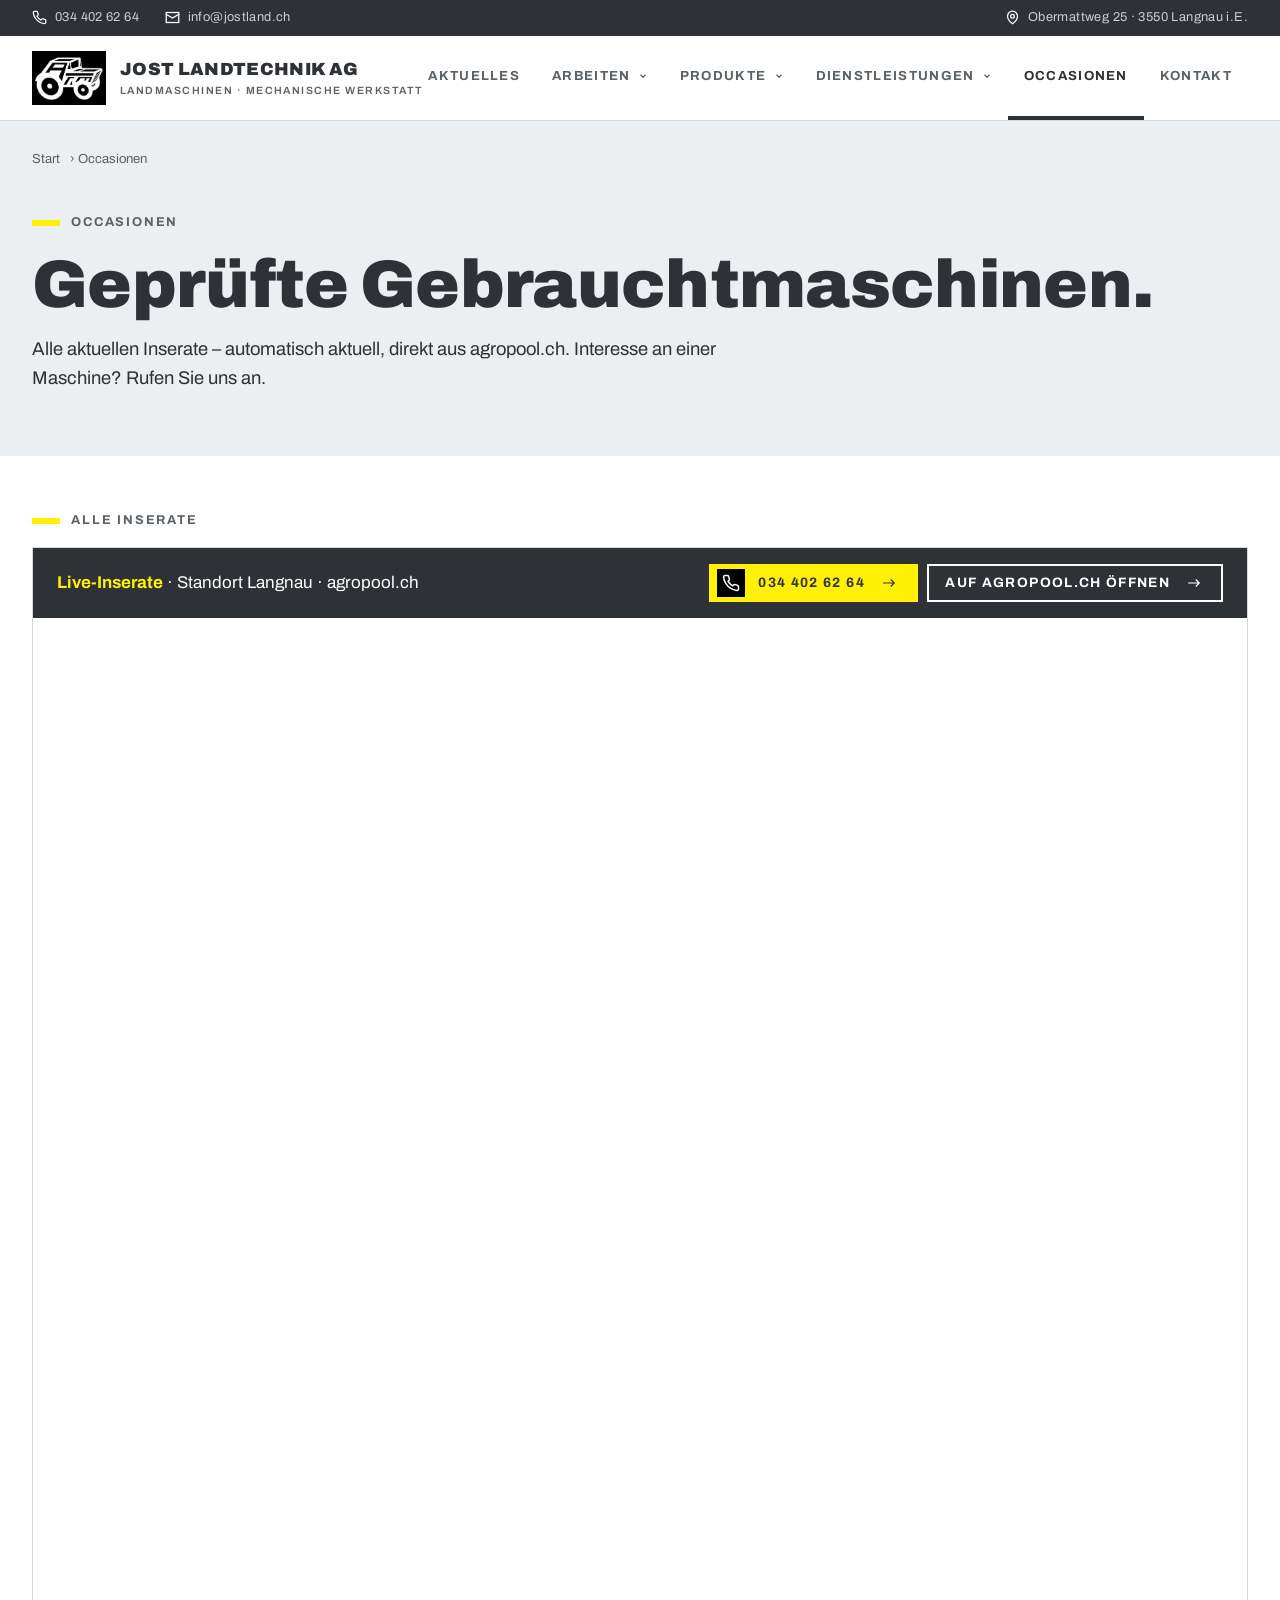
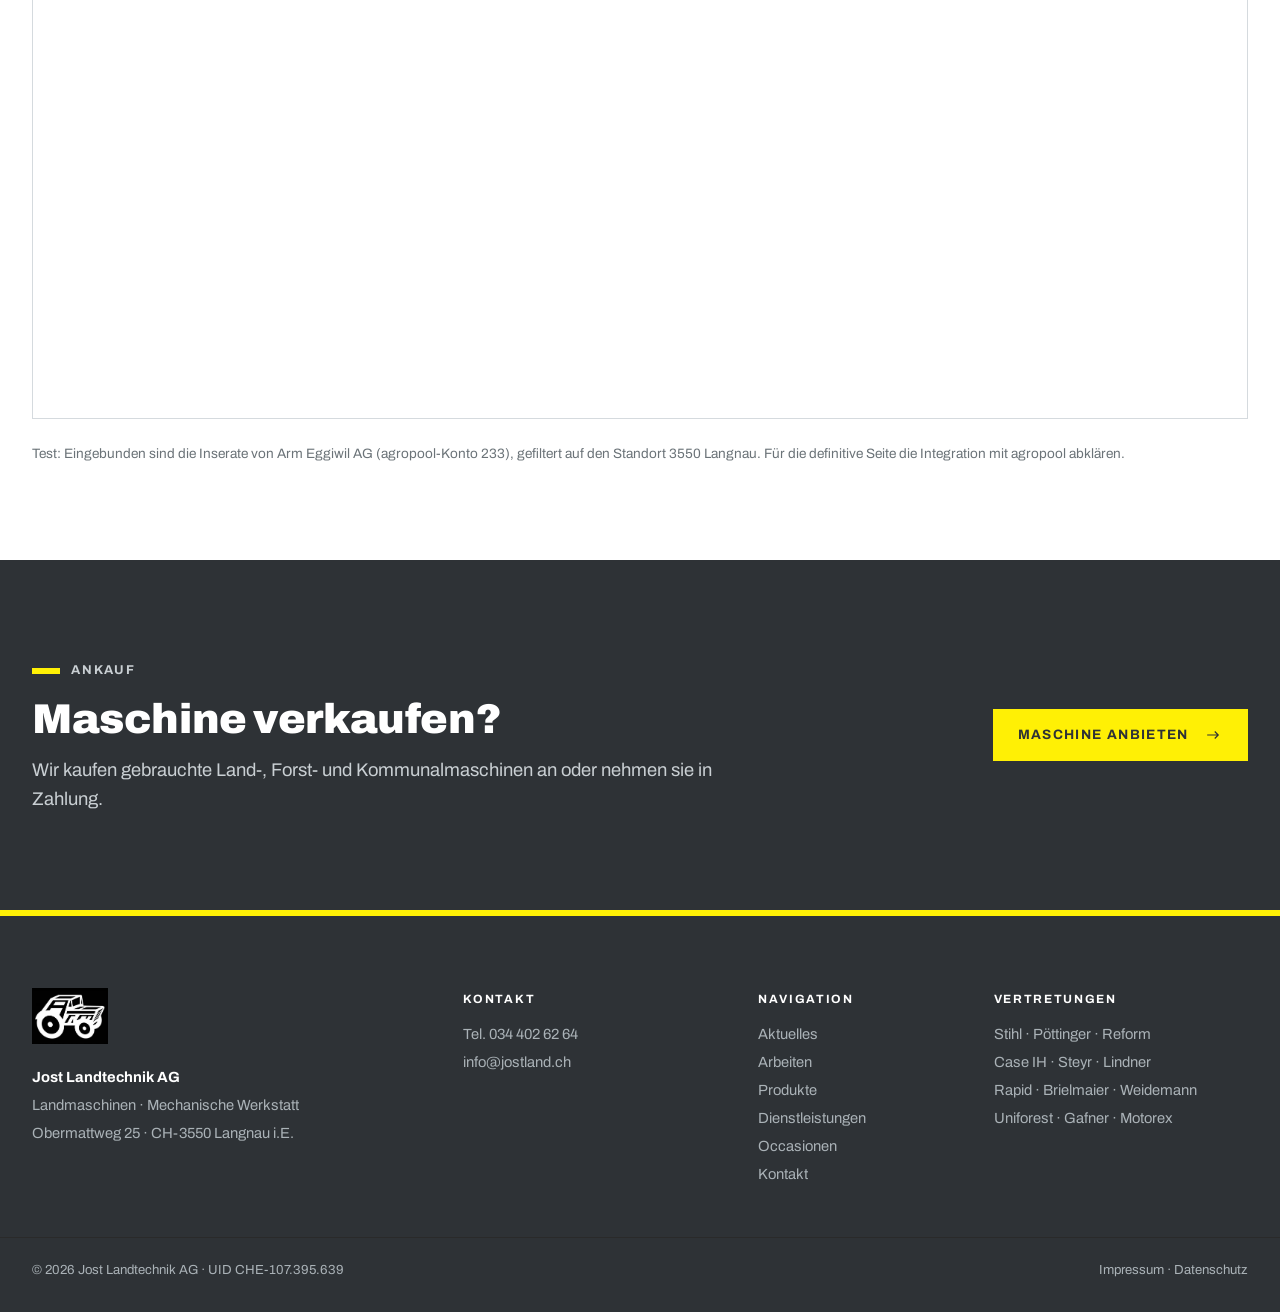
<file: occasionen.html>
﻿<!doctype html>
<html lang="de-CH">
<head>
<meta charset="utf-8">
<meta name="viewport" content="width=device-width, initial-scale=1">
<title>Occasionen | Jost Landtechnik AG</title>
<meta name="description" content="Aktuelle Occasionsmaschinen – live aus unseren Inseraten auf agropool.ch.">
<link rel="stylesheet" href="style.css">
<link rel="icon" type="image/png" href="favicon.png">
<link rel="apple-touch-icon" href="favicon.png">
</head>
<body>
<script src="layout.js" data-page="occasionen"></script>

<div class="phero">
  <div class="wrap">
    <div class="crumb"><a href="index.html">Start</a> › Occasionen</div>
    <span class="eyebrow">Occasionen</span>
    <h1>Geprüfte Gebrauchtmaschinen.</h1>
    <p>Alle aktuellen Inserate – automatisch aktuell, direkt aus agropool.ch. Interesse an einer Maschine? Rufen Sie uns an.</p>
  </div>
</div>

<!-- OCCASION IM FOKUS (zufälliges Inserat aus agropool, eigenes Design) -->
<section class="spot-sec" id="spot-sec" hidden>
  <div class="wrap">
    <div class="spot-head">
      <div>
        <span class="eyebrow">Occasion im Fokus</span>
        <h2>Gerade bei uns in Langnau.</h2>
      </div>
      <button class="btn btn-line" id="spot-next" type="button">Nächste Occasion</button>
    </div>
    <article class="spot" id="spot" aria-live="polite">
      <a class="spot-img" id="spot-img" target="_blank" rel="noopener"><span class="spot-badge" id="spot-badge">Occasion</span></a>
      <div class="spot-bd">
        <p class="spot-loc"><i class="i" data-i="pin"></i><span id="spot-loc"></span></p>
        <h3 id="spot-title"></h3>
        <p class="spot-price" id="spot-price"></p>
        <p class="spot-vat" id="spot-vat"></p>
        <div class="cta">
          <a class="btn btn-y" id="spot-ask" href="kontakt.html">Anfrage senden</a>
          <a class="btn btn-line" id="spot-link" target="_blank" rel="noopener">Details auf agropool.ch</a>
        </div>
        <p class="note" id="spot-count"></p>
      </div>
    </article>
  </div>
</section>

<section style="padding-top:50px">
  <div class="wrap">
    <span class="eyebrow">Alle Inserate</span>
    <div class="embed">
      <div class="bar">
        <span><b style="color:var(--yellow)">Live-Inserate</b> · Standort Langnau · agropool.ch</span>
        <span style="display:flex;gap:.6rem;flex-wrap:wrap">
          <a class="btn btn-y" href="tel:+41344026264" style="padding:.55rem 1rem"><i class="i" data-i="phone"></i>034 402 62 64</a>
          <a class="btn btn-o" href="https://www.agropool.ch/de/arm-eggiwil-ag/c233/" target="_blank" rel="noopener" style="padding:.55rem 1rem">Auf agropool.ch öffnen</a>
        </span>
      </div>
      <iframe src="https://www.agropool.ch/de/sdk/?accountId=233&amp;filter=%7B%22location%22%3A%223550%22%7D" title="Occasionen auf agropool.ch" loading="lazy"></iframe>
    </div>
    <p class="note">Test: Eingebunden sind die Inserate von Arm Eggiwil AG (agropool-Konto 233), gefiltert auf den Standort 3550 Langnau. Für die definitive Seite die Integration mit agropool abklären.</p>
  </div>
</section>

<section class="contact">
  <div class="wrap" style="display:flex;justify-content:space-between;align-items:center;gap:2rem;flex-wrap:wrap">
    <div>
      <span class="eyebrow">Ankauf</span>
      <h2>Maschine verkaufen?</h2>
      <p class="lead">Wir kaufen gebrauchte Land-, Forst- und Kommunalmaschinen an oder nehmen sie in Zahlung.</p>
    </div>
    <a href="kontakt.html" class="btn btn-y">Maschine anbieten</a>
  </div>
</section>

<script src="occasion-spot.js"></script>

</body>
</html>
</file>
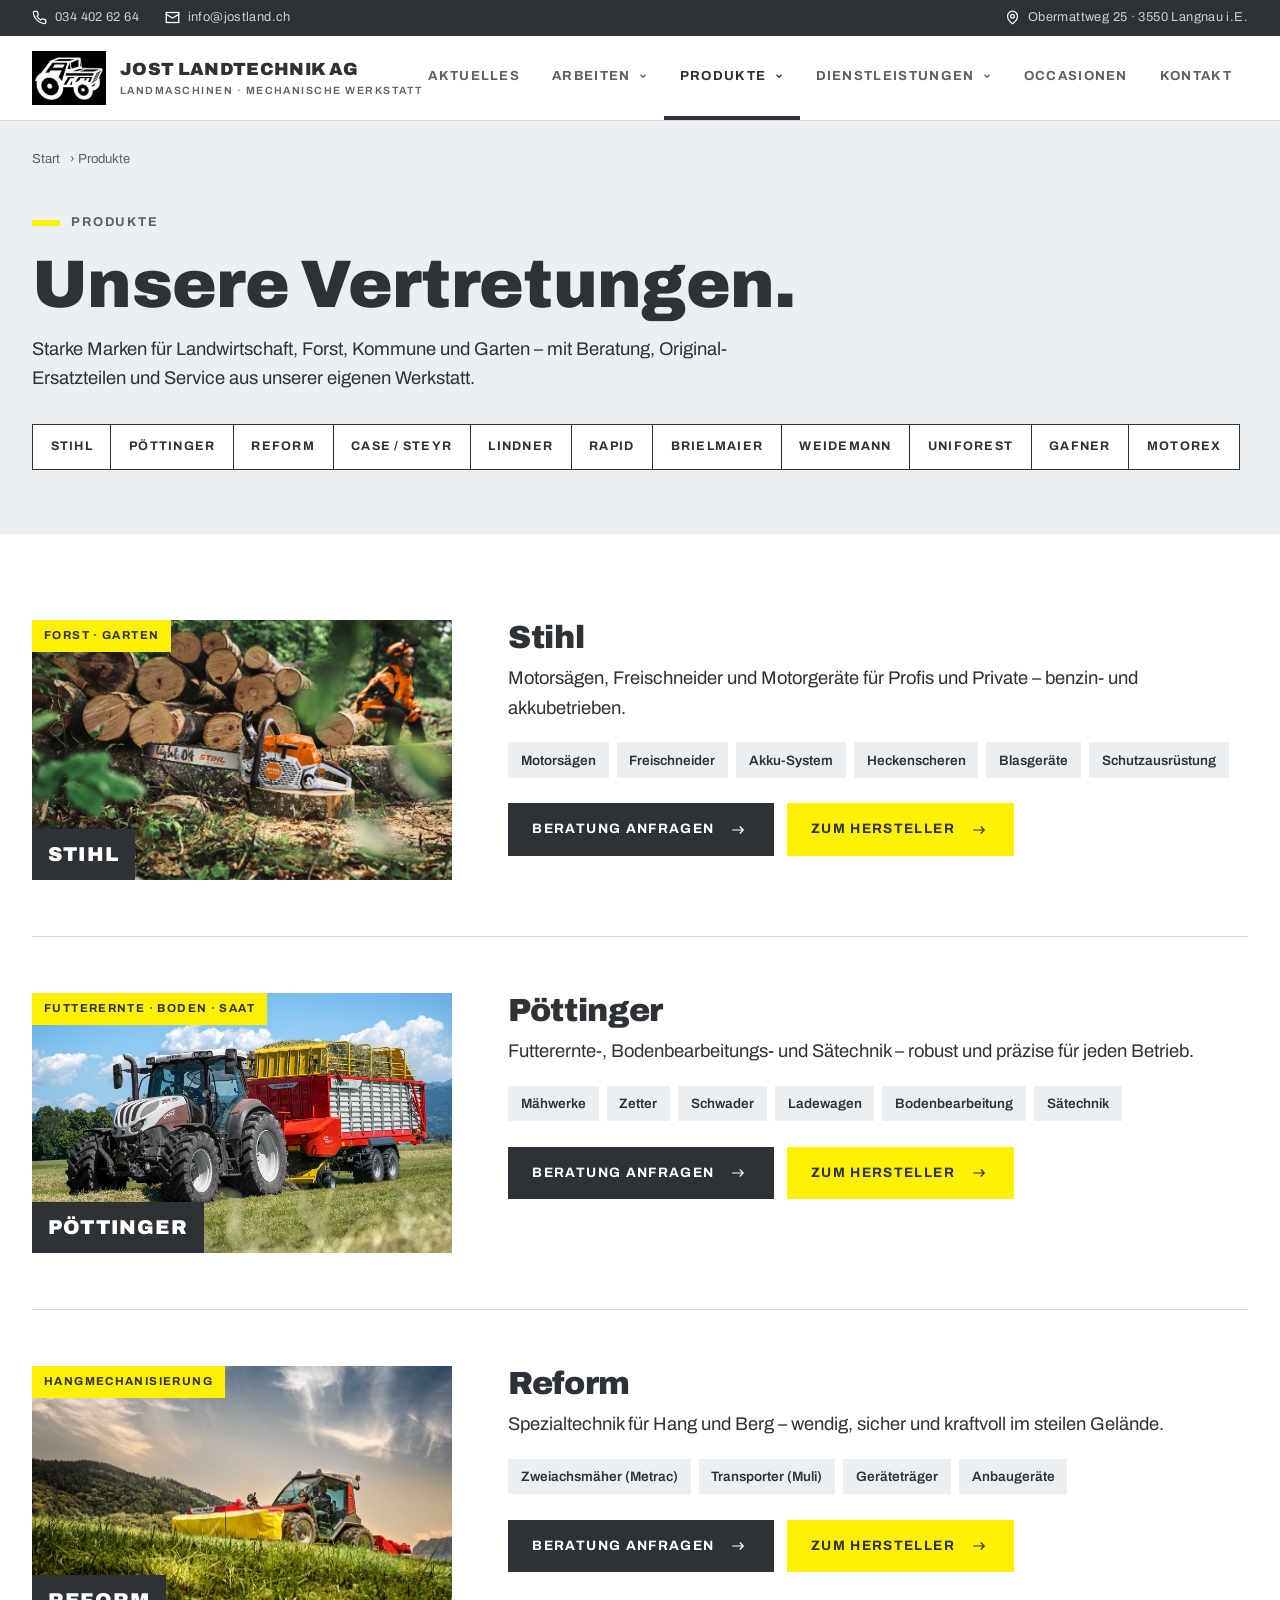
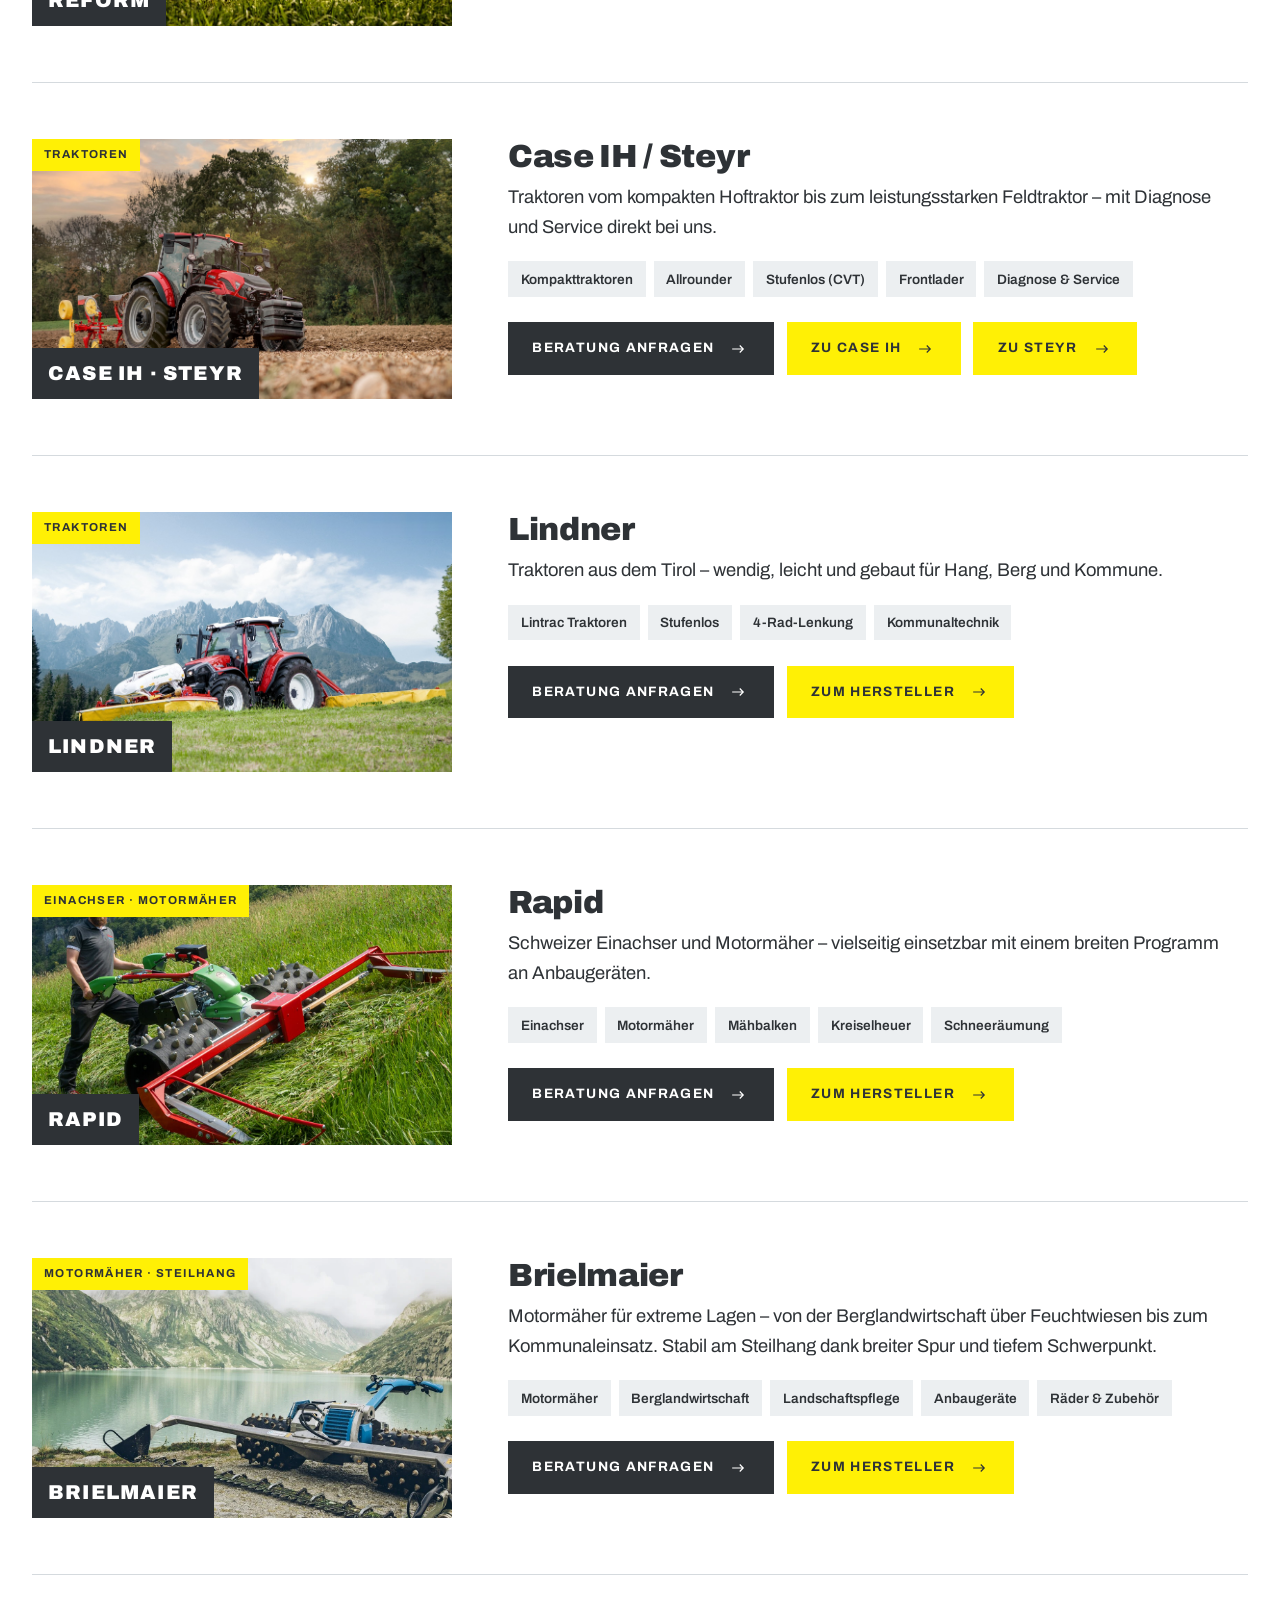
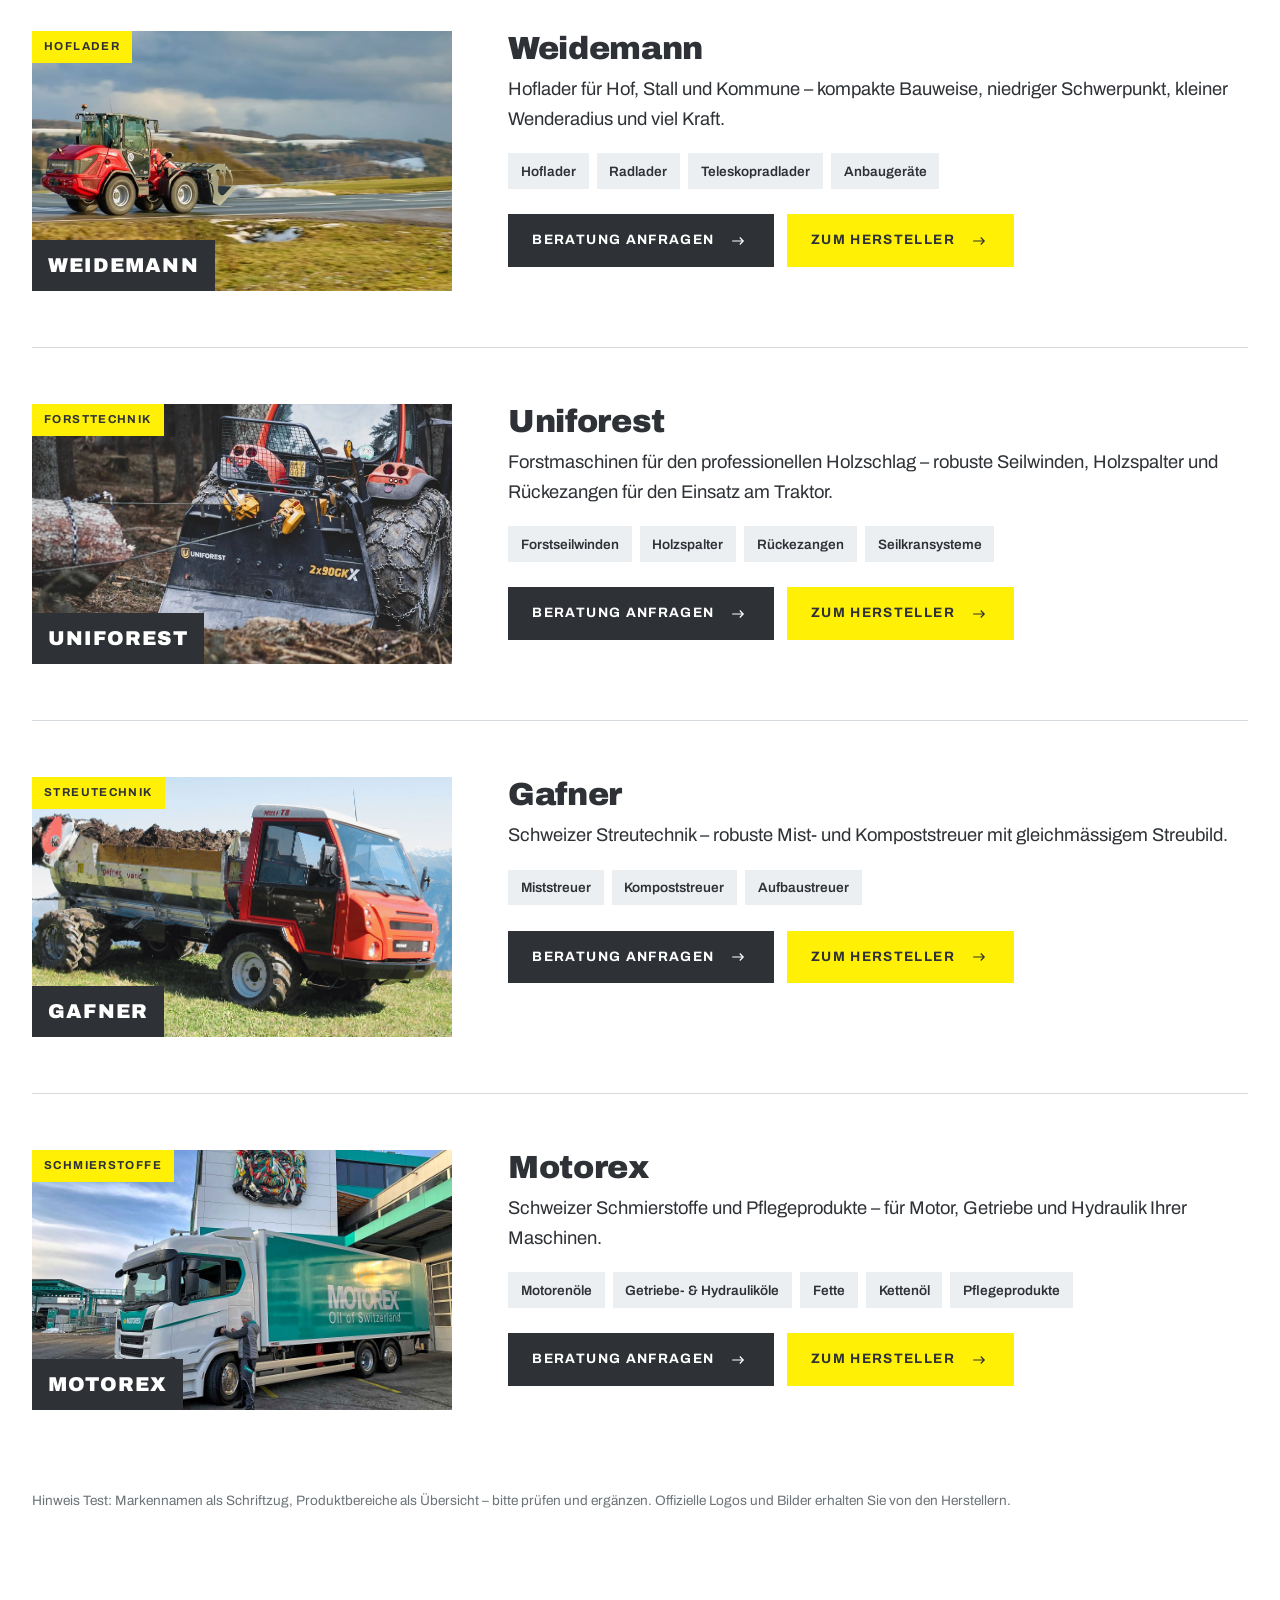
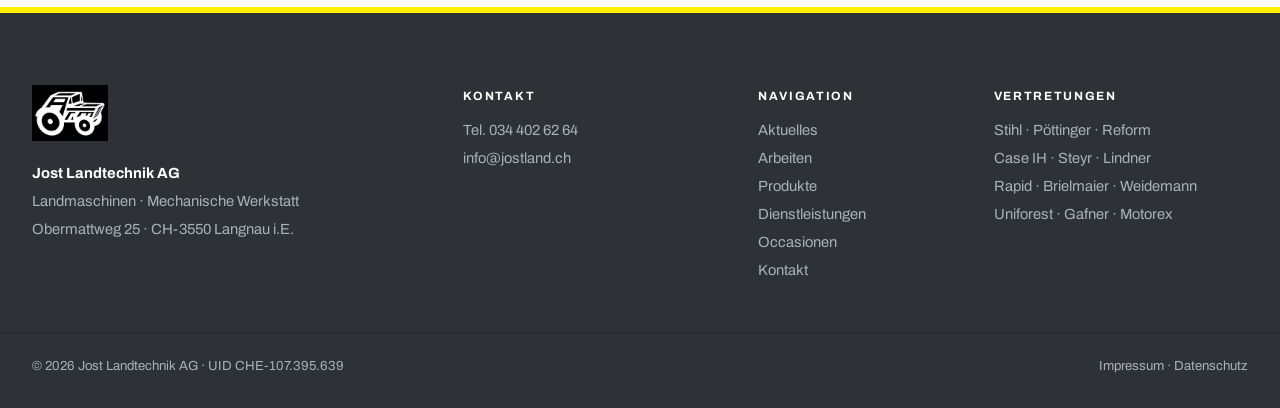
<file: produkte.html>
<!doctype html>
<html lang="de-CH">
<head>
<meta charset="utf-8">
<meta name="viewport" content="width=device-width, initial-scale=1">
<title>Produkte &amp; Vertretungen | Jost Landtechnik AG</title>
<meta name="description" content="Unsere Vertretungen: Stihl, Pöttinger, Reform, Case IH, Steyr, Lindner, Rapid, Brielmaier, Weidemann, Uniforest, Gafner und Motorex – Verkauf, Beratung, Ersatzteile und Service in Langnau i.E.">
<link rel="stylesheet" href="style.css">
<link rel="icon" type="image/png" href="favicon.png">
<link rel="apple-touch-icon" href="favicon.png">
</head>
<body>
<script src="layout.js" data-page="produkte"></script>

<div class="phero">
  <div class="wrap">
    <div class="crumb"><a href="index.html">Start</a> › Produkte</div>
    <span class="eyebrow">Produkte</span>
    <h1>Unsere Vertretungen.</h1>
    <p>Starke Marken für Landwirtschaft, Forst, Kommune und Garten – mit Beratung, Original-Ersatzteilen und Service aus unserer eigenen Werkstatt.</p>
    <div class="jump">
      <a href="#stihl">Stihl</a><a href="#poettinger">Pöttinger</a><a href="#reform">Reform</a><a href="#case-steyr">Case / Steyr</a><a href="#lindner">Lindner</a><a href="#rapid">Rapid</a><a href="#brielmaier">Brielmaier</a><a href="#weidemann">Weidemann</a><a href="#uniforest">Uniforest</a><a href="#gafner">Gafner</a><a href="#motorex">Motorex</a>
    </div>
  </div>
</div>

<section style="padding-top:30px">
  <div class="wrap">

    <article class="brand anchor" id="stihl">
      <div class="tile" style="background-image:url(produktbilder/stihl/stihl_2_ms-300-c-im-wald.webp)"><span>Forst · Garten</span><strong>STIHL</strong></div>
      <div>
        <h3>Stihl</h3>
        <p class="lead">Motorsägen, Freischneider und Motorgeräte für Profis und Private – benzin- und akkubetrieben.</p>
        <div class="chips"><span>Motorsägen</span><span>Freischneider</span><span>Akku-System</span><span>Heckenscheren</span><span>Blasgeräte</span><span>Schutzausrüstung</span></div>
        <div class="cta"><a href="kontakt.html" class="btn btn-b">Beratung anfragen</a><a href="https://www.stihl.ch/de" class="btn btn-y" target="_blank" rel="noopener">Zum Hersteller</a></div>
      </div>
    </article>

    <article class="brand anchor" id="poettinger">
      <div class="tile" style="background-image:url(produktbilder/poettinger/poettinger_1_ladewagen-mit-steyr-alpen.jpg)"><span>Futterernte · Boden · Saat</span><strong>PÖTTINGER</strong></div>
      <div>
        <h3>Pöttinger</h3>
        <p class="lead">Futterernte-, Bodenbearbeitungs- und Sätechnik – robust und präzise für jeden Betrieb.</p>
        <div class="chips"><span>Mähwerke</span><span>Zetter</span><span>Schwader</span><span>Ladewagen</span><span>Bodenbearbeitung</span><span>Sätechnik</span></div>
        <div class="cta"><a href="kontakt.html" class="btn btn-b">Beratung anfragen</a><a href="https://www.poettinger.at/de_ch" class="btn btn-y" target="_blank" rel="noopener">Zum Hersteller</a></div>
      </div>
    </article>

    <article class="brand anchor" id="reform">
      <div class="tile" style="background-image:url(produktbilder/reform/reform_2_metrac-h75-mit-poettinger-maehwerk.webp)"><span>Hangmechanisierung</span><strong>REFORM</strong></div>
      <div>
        <h3>Reform</h3>
        <p class="lead">Spezialtechnik für Hang und Berg – wendig, sicher und kraftvoll im steilen Gelände.</p>
        <div class="chips"><span>Zweiachsmäher (Metrac)</span><span>Transporter (Muli)</span><span>Geräteträger</span><span>Anbaugeräte</span></div>
        <div class="cta"><a href="kontakt.html" class="btn btn-b">Beratung anfragen</a><a href="https://www.reform.at/" class="btn btn-y" target="_blank" rel="noopener">Zum Hersteller</a></div>
      </div>
    </article>

    <article class="brand anchor" id="case-steyr">
      <div class="tile" style="background-image:url(produktbilder/case-ih/case-ih_1_farmall-c-mit-maehwerk.jpg)"><span>Traktoren</span><strong>CASE IH · STEYR</strong></div>
      <div>
        <h3>Case IH / Steyr</h3>
        <p class="lead">Traktoren vom kompakten Hoftraktor bis zum leistungsstarken Feldtraktor – mit Diagnose und Service direkt bei uns.</p>
        <div class="chips"><span>Kompakttraktoren</span><span>Allrounder</span><span>Stufenlos (CVT)</span><span>Frontlader</span><span>Diagnose &amp; Service</span></div>
        <div class="cta"><a href="kontakt.html" class="btn btn-b">Beratung anfragen</a><a href="https://www.caseih.com/" class="btn btn-y" target="_blank" rel="noopener">Zu Case IH</a><a href="https://www.steyr-traktoren.com/de-at" class="btn btn-y" target="_blank" rel="noopener">Zu Steyr</a></div>
      </div>
    </article>

    <article class="brand anchor" id="lindner">
      <div class="tile" style="background-image:url(produktbilder/lindner/lindner_1_lintrac-mit-poettinger-maehwerk.jpg)"><span>Traktoren</span><strong>LINDNER</strong></div>
      <div>
        <h3>Lindner</h3>
        <p class="lead">Traktoren aus dem Tirol – wendig, leicht und gebaut für Hang, Berg und Kommune.</p>
        <div class="chips"><span>Lintrac Traktoren</span><span>Stufenlos</span><span>4-Rad-Lenkung</span><span>Kommunaltechnik</span></div>
        <div class="cta"><a href="kontakt.html" class="btn btn-b">Beratung anfragen</a><a href="https://www.lindner-traktoren.at/" class="btn btn-y" target="_blank" rel="noopener">Zum Hersteller</a></div>
      </div>
    </article>

    <article class="brand anchor" id="rapid">
      <div class="tile" style="background-image:url(produktbilder/rapid/rapid_1_einachser-mit-maehwerk-am-hang.jpg)"><span>Einachser · Motormäher</span><strong>RAPID</strong></div>
      <div>
        <h3>Rapid</h3>
        <p class="lead">Schweizer Einachser und Motormäher – vielseitig einsetzbar mit einem breiten Programm an Anbaugeräten.</p>
        <div class="chips"><span>Einachser</span><span>Motormäher</span><span>Mähbalken</span><span>Kreiselheuer</span><span>Schneeräumung</span></div>
        <div class="cta"><a href="kontakt.html" class="btn btn-b">Beratung anfragen</a><a href="https://rapid.ch/de" class="btn btn-y" target="_blank" rel="noopener">Zum Hersteller</a></div>
      </div>
    </article>

    <article class="brand anchor" id="brielmaier">
      <div class="tile" style="background-image:url(produktbilder/brielmaier/brielmaier_2_motormaeher-am-bergsee.webp)"><span>Motormäher · Steilhang</span><strong>BRIELMAIER</strong></div>
      <div>
        <h3>Brielmaier</h3>
        <p class="lead">Motormäher für extreme Lagen – von der Berglandwirtschaft über Feuchtwiesen bis zum Kommunaleinsatz. Stabil am Steilhang dank breiter Spur und tiefem Schwerpunkt.</p>
        <div class="chips"><span>Motormäher</span><span>Berglandwirtschaft</span><span>Landschaftspflege</span><span>Anbaugeräte</span><span>Räder &amp; Zubehör</span></div>
        <div class="cta"><a href="kontakt.html" class="btn btn-b">Beratung anfragen</a><a href="https://brielmaier.com/de" class="btn btn-y" target="_blank" rel="noopener">Zum Hersteller</a></div>
      </div>
    </article>

    <article class="brand anchor" id="weidemann">
      <div class="tile" style="background-image:url(produktbilder/weidemann/weidemann_1_hoflader-auf-strasse.webp)"><span>Hoflader</span><strong>WEIDEMANN</strong></div>
      <div>
        <h3>Weidemann</h3>
        <p class="lead">Hoflader für Hof, Stall und Kommune – kompakte Bauweise, niedriger Schwerpunkt, kleiner Wenderadius und viel Kraft.</p>
        <div class="chips"><span>Hoflader</span><span>Radlader</span><span>Teleskopradlader</span><span>Anbaugeräte</span></div>
        <div class="cta"><a href="kontakt.html" class="btn btn-b">Beratung anfragen</a><a href="https://www.weidemann.com/ch/produkte/hoflader" class="btn btn-y" target="_blank" rel="noopener">Zum Hersteller</a></div>
      </div>
    </article>

    <article class="brand anchor" id="uniforest">
      <div class="tile" style="background-image:url(produktbilder/uniforest/uniforest_1_seilwinde-im-wald.webp)"><span>Forsttechnik</span><strong>UNIFOREST</strong></div>
      <div>
        <h3>Uniforest</h3>
        <p class="lead">Forstmaschinen für den professionellen Holzschlag – robuste Seilwinden, Holzspalter und Rückezangen für den Einsatz am Traktor.</p>
        <div class="chips"><span>Forstseilwinden</span><span>Holzspalter</span><span>Rückezangen</span><span>Seilkransysteme</span></div>
        <div class="cta"><a href="kontakt.html" class="btn btn-b">Beratung anfragen</a><a href="https://uniforest.de/" class="btn btn-y" target="_blank" rel="noopener">Zum Hersteller</a></div>
      </div>
    </article>

    <article class="brand anchor" id="gafner">      <div class="tile" style="background-image:url(produktbilder/gafner/gafner_1_aufbaustreuer-transporter.jpg)"><span>Streutechnik</span><strong>GAFNER</strong></div>
      <div>
        <h3>Gafner</h3>
        <p class="lead">Schweizer Streutechnik – robuste Mist- und Kompoststreuer mit gleichmässigem Streubild.</p>
        <div class="chips"><span>Miststreuer</span><span>Kompoststreuer</span><span>Aufbaustreuer</span></div>
        <div class="cta"><a href="kontakt.html" class="btn btn-b">Beratung anfragen</a><a href="https://www.gafner-streuer.ch/de" class="btn btn-y" target="_blank" rel="noopener">Zum Hersteller</a></div>
      </div>
    </article>

    <article class="brand anchor" id="motorex" style="border-bottom:0">
      <div class="tile" style="background-image:url(produktbilder/motorex/20221219_084616372_iOS_easyHDR-Standard.jpg)"><span>Schmierstoffe</span><strong>MOTOREX</strong></div>
      <div>
        <h3>Motorex</h3>
        <p class="lead">Schweizer Schmierstoffe und Pflegeprodukte – für Motor, Getriebe und Hydraulik Ihrer Maschinen.</p>
        <div class="chips"><span>Motorenöle</span><span>Getriebe- &amp; Hydrauliköle</span><span>Fette</span><span>Kettenöl</span><span>Pflegeprodukte</span></div>
        <div class="cta"><a href="kontakt.html" class="btn btn-b">Beratung anfragen</a><a href="https://www.motorex.com/de-ch/" class="btn btn-y" target="_blank" rel="noopener">Zum Hersteller</a></div>
      </div>
    </article>

    <p class="note">Hinweis Test: Markennamen als Schriftzug, Produktbereiche als Übersicht – bitte prüfen und ergänzen. Offizielle Logos und Bilder erhalten Sie von den Herstellern.</p>
  </div>
</section>

</body>
</html>
</file>
<file: style.css>
/* =========================================================
   Jost Landtechnik AG – Stylesheet
   Stil: klar, eckig, viel Weiss, fette schwarze Titel,
   Akzentfarbe Zitronengelb #FFF005, Icons weiss auf Schwarz
   ========================================================= */
@import url("https://fonts.googleapis.com/css2?family=Archivo:wght@400;500;600;700;800;900&display=swap");

:root{
  --yellow:#fff005;
  --black:#000;        /* nur Logo und Icons */
  --dark:#2E3236;      /* Anthrazit: Text, dunkle Flächen, Knöpfe */
  --ink:#2E3236;
  --grey:#5B6267;      /* Sekundärtext, Menü */
  --mute:#6b7378;
  --light:#eceff1;     /* hellgraue Flächen */
  --line:#d5dade;
  --bg:#fff;
  --wrap:1280px;
  --font:"Archivo","Segoe UI",system-ui,-apple-system,Arial,sans-serif;
  /* Pfeil für Knöpfe und Links */
  --arrow:url("data:image/svg+xml,%3Csvg xmlns='http://www.w3.org/2000/svg' viewBox='0 0 24 24' fill='none' stroke='black' stroke-width='2'%3E%3Cpath d='M2 12h19M15 6l6 6-6 6'/%3E%3C/svg%3E");
}

*{box-sizing:border-box;margin:0;padding:0}
html{scroll-behavior:smooth}
body{font-family:var(--font);color:var(--ink);background:var(--bg);line-height:1.55;font-size:17px;-webkit-font-smoothing:antialiased}
img,svg{max-width:100%;display:block}
a{color:inherit;text-decoration:none}
.wrap{max-width:var(--wrap);margin:0 auto;padding:0 32px}
h1,h2,h3{font-weight:900;letter-spacing:-.01em;line-height:1.1}
h1{font-size:clamp(2.4rem,5.5vw,4.2rem)}
h2{font-size:clamp(1.9rem,3.4vw,2.6rem);margin-bottom:.8rem}
h3{font-size:1.35rem}
section{padding:96px 0}
.lead{color:var(--ink);max-width:720px;font-size:1.15rem;line-height:1.6}
.note{margin-top:1.5rem;font-size:.85rem;color:var(--mute)}
.ph{color:#8a7a00;font-weight:600}
.anchor{scroll-margin-top:110px}

/* Eyebrow: kleines Label mit gelbem Balken */
.eyebrow{display:inline-flex;align-items:center;gap:.7rem;font-size:.8rem;font-weight:700;letter-spacing:.14em;text-transform:uppercase;color:var(--grey);margin-bottom:1rem}
.eyebrow::before{content:"";width:28px;height:6px;background:var(--yellow);flex:none}

/* ---------- Icons (weiss auf schwarz) ---------- */
.i{display:inline-flex;width:1.1em;height:1.1em;vertical-align:-.15em}
.i svg{width:100%;height:100%}
.flip svg{transform:scaleX(-1)}
.ic{display:inline-grid;place-items:center;width:56px;height:56px;background:var(--black);color:#fff;flex:none}
.ic svg{width:28px;height:28px}

/* ---------- Buttons ---------- */
.btn{display:inline-flex;align-items:center;gap:.8rem;font-family:var(--font);font-size:.85rem;font-weight:700;letter-spacing:.1em;text-transform:uppercase;padding:1rem 1.4rem;border:2px solid transparent;border-radius:0;cursor:pointer;transition:background .2s,color .2s,border-color .2s;line-height:1.2}
.btn::after{content:"";width:22px;height:14px;background:currentColor;-webkit-mask:var(--arrow) center/contain no-repeat;mask:var(--arrow) center/contain no-repeat;transition:transform .2s}
.btn:hover::after{transform:translateX(4px)}
.btn-noarrow::after{display:none}
.btn .i{width:28px;height:28px;padding:5px;background:var(--black);color:#fff;margin:-.4rem 0 -.4rem -.6rem}
.btn-y{background:var(--yellow);color:var(--dark)}
.btn-y:hover{background:var(--dark);color:var(--yellow)}
.btn-b{background:var(--dark);color:#fff}
.btn-b:hover{background:var(--yellow);color:var(--dark)}
.btn-line{background:transparent;color:var(--dark);border-color:var(--dark)}
.btn-line:hover{background:var(--dark);color:#fff}
.btn-o{background:transparent;color:#fff;border-color:#fff}
.btn-o:hover{background:#fff;color:var(--dark)}
.btn:not(.btn-y):not(.btn-b):not(.btn-o):not(.btn-line){border-color:var(--dark)}
.cta{display:flex;gap:.8rem;flex-wrap:wrap}

/* Textlink mit Pfeil */
.more{display:inline-flex;align-items:center;gap:.6rem;margin-top:1.2rem;font-weight:700;font-size:.82rem;letter-spacing:.1em;text-transform:uppercase;color:var(--dark)}
.more::after{content:"";width:20px;height:12px;background:currentColor;-webkit-mask:var(--arrow) center/contain no-repeat;mask:var(--arrow) center/contain no-repeat;transition:transform .2s}

/* ---------- Topbar ---------- */
.topbar{background:var(--dark);color:#c9cfd3;font-size:.8rem;letter-spacing:.03em}
.topbar .wrap{display:flex;justify-content:space-between;gap:1rem;padding-top:.5rem;padding-bottom:.5rem;flex-wrap:wrap}
.topbar span{display:flex;gap:1.6rem;align-items:center}
.topbar a{display:inline-flex;align-items:center;gap:.5rem}
.topbar a:hover{color:var(--yellow)}
.topbar svg{width:15px;height:15px;color:#fff}
.topbar span>svg{margin-right:.5rem}

/* ---------- Header / Navigation ---------- */
header{position:sticky;top:0;z-index:50;background:#fff;border-bottom:1px solid var(--line)}
.nav{display:flex;align-items:center;justify-content:space-between;height:84px;gap:2rem}
.logo{display:flex;align-items:center;gap:.9rem;font-weight:900;font-size:1.1rem;letter-spacing:.02em;color:var(--dark);white-space:nowrap}
.logo img{height:54px;width:auto}
.logo small{display:block;font-weight:600;font-size:.66rem;letter-spacing:.14em;color:var(--grey);text-transform:uppercase}
.burger{display:none;background:var(--black);color:#fff;border:0;width:46px;height:46px;cursor:pointer;place-items:center}
.burger svg{width:24px;height:24px}

.menu{display:flex;gap:0;list-style:none;align-items:stretch;height:84px}
.menu>li{position:relative;display:flex}
.menu>li>a{display:flex;align-items:center;padding:0 1rem;font-size:.82rem;font-weight:700;letter-spacing:.1em;text-transform:uppercase;color:var(--grey);border-bottom:4px solid transparent;transition:color .15s,border-color .15s}
.menu>li>a:hover,.menu>li:hover>a{color:var(--dark);border-bottom-color:var(--yellow)}
.menu>li>a.act{color:var(--dark);border-bottom-color:var(--dark)}
.has-sub>a::after{content:"";width:10px;height:10px;margin-left:.45rem;background:currentColor;-webkit-mask:url("data:image/svg+xml,%3Csvg xmlns='http://www.w3.org/2000/svg' viewBox='0 0 24 24' fill='none' stroke='black' stroke-width='3'%3E%3Cpath d='m6 9 6 6 6-6'/%3E%3C/svg%3E") center/contain no-repeat;mask:url("data:image/svg+xml,%3Csvg xmlns='http://www.w3.org/2000/svg' viewBox='0 0 24 24' fill='none' stroke='black' stroke-width='3'%3E%3Cpath d='m6 9 6 6 6-6'/%3E%3C/svg%3E") center/contain no-repeat}
.subtog{display:none}
.sub{list-style:none;position:absolute;top:100%;left:0;min-width:300px;background:#fff;border:1px solid var(--line);border-top:4px solid var(--yellow);padding:.4rem 0;box-shadow:0 18px 40px rgba(0,0,0,.12);
  opacity:0;visibility:hidden;transform:translateY(6px);transition:.15s;z-index:60}
.has-sub:hover .sub,.has-sub:focus-within .sub{opacity:1;visibility:visible;transform:none}
.sub a{display:block;padding:.7rem 1.3rem;color:var(--dark);font-weight:600;font-size:.95rem;border-left:4px solid transparent}
.sub a:hover{background:var(--light);border-left-color:var(--yellow)}

/* ---------- Hero Startseite ---------- */
.hero{position:relative;color:var(--dark);background:#fff;padding-bottom:0}
.slides{position:relative;height:min(72vh,680px);min-height:420px;overflow:hidden;background:var(--dark)}
.slide{position:absolute;inset:0;margin:0;background-size:cover;background-position:center;opacity:0;transform:scale(1.05);transition:opacity 1.2s ease,transform 7s linear}
.slide.on{opacity:1;transform:scale(1)}
.slide figcaption{position:absolute;right:32px;top:32px;z-index:3;background:var(--dark);color:#fff;padding:.8rem 1.1rem;font-size:.85rem;font-weight:500;border-left:6px solid var(--yellow)}
.slide figcaption b{display:block;font-size:1.25rem;font-weight:900;letter-spacing:.06em;line-height:1.1;color:var(--yellow)}
.sctl{position:absolute;right:32px;bottom:0;z-index:4;display:flex;align-items:center;gap:0;background:#fff}
.sbtn{width:52px;height:52px;border:0;background:var(--black);color:#fff;cursor:pointer;display:grid;place-items:center;transition:background .2s,color .2s}
.sbtn .i{width:22px;height:22px}
.sbtn:hover{background:var(--yellow);color:var(--dark)}
.dots{display:flex;gap:6px;padding:0 16px}
.dots button{width:10px;height:10px;border:0;background:var(--line);cursor:pointer;padding:0;transition:.3s}
.dots button.on{width:30px;background:var(--dark)}
.hwrap{position:relative;z-index:5}
.hbox{background:rgba(255,255,255,.72);-webkit-backdrop-filter:blur(8px);backdrop-filter:blur(8px);max-width:760px;margin-top:-170px;padding:48px 56px 52px 0;position:relative}
.hbox::before{content:"";position:absolute;top:0;bottom:0;right:100%;width:100vw;background:rgba(255,255,255,.72);-webkit-backdrop-filter:blur(8px);backdrop-filter:blur(8px)}
.hero h1{margin-bottom:1rem}
.hero h1 em{font-style:normal;background:linear-gradient(transparent 62%,var(--yellow) 62%,var(--yellow) 92%,transparent 92%)}
.hero p{font-size:1.15rem;max-width:600px;margin-bottom:2rem;color:var(--ink)}
@media(prefers-reduced-motion:reduce){.slide{transition:opacity .4s;transform:none!important}}

/* ---------- Unterseiten-Kopf ---------- */
.phero{background:var(--light);padding:28px 0 64px;border-bottom:0}
.crumb{font-size:.82rem;color:var(--grey);margin-bottom:2.4rem;display:flex;gap:.6rem;align-items:center}
.crumb a{color:var(--grey)}
.crumb a:hover{color:var(--dark);text-decoration:underline}
.phero h1{margin-bottom:.4rem}
.phero p{color:var(--ink);max-width:720px;margin-top:.8rem;font-size:1.15rem}
.jump{display:flex;flex-wrap:wrap;gap:0;margin-top:2rem;border:1px solid var(--dark);width:max-content;max-width:100%}
.jump a{padding:.75rem 1.1rem;font-weight:700;font-size:.78rem;letter-spacing:.1em;text-transform:uppercase;background:#fff;border-right:1px solid var(--dark)}
.jump a:last-child{border-right:0}
.jump a:hover{background:var(--yellow)}

/* ---------- Karten / Raster ---------- */
.grid3{display:grid;grid-template-columns:repeat(3,1fr);gap:0;margin-top:3rem;border-top:1px solid var(--line);border-left:1px solid var(--line)}
.card{background:#fff;padding:2.2rem 2rem 2rem;border-right:1px solid var(--line);border-bottom:1px solid var(--line);position:relative;display:block;transition:background .2s}
.card::after{content:"";position:absolute;left:0;right:0;bottom:-1px;height:4px;background:var(--yellow);transform:scaleX(0);transform-origin:left;transition:transform .25s}
.card:hover{background:var(--light)}
.card:hover::after{transform:scaleX(1)}
.card .ic{margin-bottom:1.4rem}
.card h3{margin-bottom:.6rem}
.card p{color:var(--grey)}
.services{background:#fff}

/* News */
.news{display:grid;grid-template-columns:repeat(3,1fr);gap:32px;margin-top:3rem}
.nw{background:#fff;display:flex;flex-direction:column;transition:.2s}
.nw .img{aspect-ratio:16/10;background:var(--dark) center/cover;position:relative;overflow:hidden}
.nw .img-ph{display:grid;place-items:center;background:var(--light)}
.nw .date{position:absolute;left:0;bottom:0;background:var(--yellow);color:var(--dark);font-weight:700;font-size:.78rem;letter-spacing:.08em;padding:.45rem .8rem}
.nw .bd{padding:1.4rem 0 0;flex:1}
.nw h3{font-size:1.3rem;margin-bottom:.5rem}
.nw p{color:var(--grey);font-size:.98rem}
.news-more{margin-top:2.5rem}
/* Archivseite: eigener schlanker Kopf, nur Home-Knopf */
.arch-head{background:#fff;border-bottom:1px solid var(--line)}
.arch-head .wrap{display:flex;align-items:center;justify-content:space-between;gap:1rem;min-height:84px}
.arch-logo{display:flex;align-items:center;gap:.9rem;color:var(--dark)}
.arch-logo b{display:block;font-weight:900;letter-spacing:.04em}
.arch-logo small{display:block;font-size:.72rem;font-weight:600;letter-spacing:.12em;text-transform:uppercase;color:var(--grey)}
.news:empty{display:none}
.arch-empty{color:var(--grey)}
.news:not(:empty)+.arch-empty{display:none}
a.nw .bd::after{content:"";display:block;margin-top:1rem;width:22px;height:14px;background:var(--dark);-webkit-mask:var(--arrow) center/contain no-repeat;mask:var(--arrow) center/contain no-repeat;transition:transform .2s}
a.nw:hover h3{text-decoration:underline;text-decoration-thickness:3px;text-decoration-color:var(--yellow);text-underline-offset:4px}
a.nw:hover .bd::after{transform:translateX(5px)}

/* Kennzahlen */
.stats{background:var(--dark);color:#fff;padding:64px 0}
.stats .wrap{display:grid;grid-template-columns:repeat(4,1fr);gap:0}
.stats .wrap>div{padding:0 1.5rem;border-left:1px solid #333}
.stats .wrap>div:first-child{border-left:0;padding-left:0}
.stats strong{display:block;font-size:clamp(2.6rem,5vw,3.8rem);font-weight:900;color:var(--yellow);line-height:1}
.stats span{display:block;margin-top:.6rem;color:#c9cfd3;font-size:.92rem}

/* Marken / Logos */
.brands{background:var(--light)}
.brands .lead{max-width:720px}
.logos{display:grid;grid-template-columns:repeat(4,1fr);gap:1px;margin-top:3rem;background:var(--line);border:1px solid var(--line)}
.br{background:#fff;padding:2rem 1.4rem 1.4rem;display:flex;flex-direction:column;gap:1.2rem;align-items:center;justify-content:space-between;min-height:170px;position:relative;transition:background .2s}
.br img{height:60px;width:100%;object-fit:contain}
.br span{font-size:.75rem;color:var(--grey);font-weight:700;letter-spacing:.08em;text-transform:uppercase;text-align:center}
.br::after{content:"";position:absolute;left:0;right:0;bottom:0;height:4px;background:var(--yellow);transform:scaleX(0);transform-origin:left;transition:transform .25s}
.br:hover::after{transform:scaleX(1)}

/* Dunkle Kontakt-/CTA-Bänder */
.contact{background:var(--dark);color:#fff}
.contact .eyebrow{color:#c9cfd3}
.contact .lead{color:#c9cfd3}
.contact h2{color:#fff}

/* ---------- Split / Werkstatt ---------- */
.split{display:grid;grid-template-columns:1fr 1fr;gap:4.5rem;align-items:center}
.visual{aspect-ratio:4/3;background:var(--dark) center/cover}
.checks{list-style:none;margin:1.6rem 0 2.2rem}
.checks li{padding:.55rem 0 .55rem 2.6rem;position:relative;border-bottom:1px solid var(--line)}
.checks li::before{content:"";position:absolute;left:0;top:.55rem;width:26px;height:26px;background:var(--black) url("data:image/svg+xml,%3Csvg xmlns='http://www.w3.org/2000/svg' viewBox='0 0 24 24' fill='none' stroke='white' stroke-width='3'%3E%3Cpath d='M20 6 9 17l-5-5'/%3E%3C/svg%3E") center/16px no-repeat}
.machines{background:var(--light)}

/* Werkstatt-Ausrüstung */
.eq{display:grid;grid-template-columns:repeat(4,1fr);gap:1px;margin-top:3rem;background:var(--line);border:1px solid var(--line)}
.eq>div{background:#fff;padding:1.8rem}
.eq .ic{margin-bottom:1.1rem}
.eq b{display:block;font-size:1.1rem;font-weight:800;margin-bottom:.35rem}
.eq p{font-size:.93rem;color:var(--grey)}

/* ---------- Produkte ---------- */
.brand{display:grid;grid-template-columns:420px 1fr;gap:3.5rem;padding:3.5rem 0;border-bottom:1px solid var(--line);align-items:start}
.brand .tile{min-height:260px;display:flex;flex-direction:column;justify-content:flex-end;padding:0;background:var(--dark) center/cover;position:relative}
.brand .tile::before{content:none}
.brand .tile span{position:absolute;left:0;top:0;background:var(--yellow);color:var(--dark);font-weight:700;font-size:.72rem;letter-spacing:.12em;text-transform:uppercase;padding:.45rem .75rem}
.brand .tile strong{display:inline-block;align-self:flex-start;background:var(--dark);color:#fff;font-size:1.25rem;font-weight:900;letter-spacing:.06em;padding:.6rem 1rem}
.brand h3{font-size:2rem;margin-bottom:.6rem}
.chips{display:flex;flex-wrap:wrap;gap:.5rem;margin:1.2rem 0 1.6rem}
.chips span{background:var(--light);padding:.45rem .8rem;font-size:.85rem;font-weight:600}

/* ---------- Kontakt ---------- */
.qgrid{display:grid;grid-template-columns:repeat(4,1fr);gap:1px;margin-top:-36px;position:relative;z-index:2;background:var(--line) content-box}
.q{background:#fff;padding:1.8rem;display:block;transition:background .2s;position:relative;box-shadow:0 0 0 1px var(--line)}
a.q:hover{background:var(--yellow)}
.q .ic{margin-bottom:1rem}
.q small{display:block;text-transform:uppercase;letter-spacing:.12em;font-weight:700;color:var(--grey);font-size:.72rem}
.q strong{display:block;font-size:1.1rem;font-weight:800;margin-top:.25rem;word-break:break-word}
.q-multi strong a{display:block;color:inherit}
.q-multi strong a+a{margin-top:.2rem}
.q-multi strong a:hover{text-decoration:underline}
.g2{display:grid;grid-template-columns:1fr 1fr;gap:32px}
.box{background:var(--light);padding:2.2rem;position:relative}
.box h3{font-size:1.4rem;display:flex;align-items:center;gap:1rem;margin-bottom:.4rem}
.box h3 .ic{width:44px;height:44px}
.box h3 .ic svg{width:22px;height:22px}
.tbl{width:100%;border-collapse:collapse;margin-top:1rem}
.tbl td{padding:.75rem 0;border-bottom:1px solid var(--line)}
.tbl td:last-child{text-align:right;font-weight:600}
.alert{background:var(--yellow);padding:1.6rem 2rem;display:flex;gap:1.4rem;align-items:center;justify-content:space-between;flex-wrap:wrap}
.alert>div{display:flex;gap:1.2rem;align-items:center}
.alert strong{font-size:1.3rem;font-weight:900}
.people{display:grid;grid-template-columns:repeat(4,1fr);gap:32px;margin-top:2.5rem}
.p .av{aspect-ratio:4/3;background:var(--light);display:grid;place-items:center}
.p .bd{padding:1.2rem 0}
.p .role{font-size:.72rem;font-weight:700;letter-spacing:.12em;text-transform:uppercase;color:var(--grey)}
.p .role::before{content:"";display:inline-block;width:18px;height:5px;background:var(--yellow);margin-right:.5rem;vertical-align:middle}
.p h3{font-size:1.2rem;margin:.5rem 0 .3rem}
.p p{font-size:.92rem;color:var(--grey)}
.cgrid{display:grid;grid-template-columns:1fr 1fr;gap:4rem}
.map{min-height:340px;background:var(--dark);color:#fff;display:flex;flex-direction:column;justify-content:flex-end;padding:2rem;position:relative;
  background-image:repeating-linear-gradient(0deg,rgba(255,255,255,.06) 0 1px,transparent 1px 48px),repeating-linear-gradient(90deg,rgba(255,255,255,.06) 0 1px,transparent 1px 48px)}
/* Google-Karte als Hintergrund: Kartenmitte liegt unter dem Pin (36 %), nicht bedienbar, damit der Pin stimmt */
.map{overflow:hidden}
.map .gmap{position:absolute;left:0;top:-28%;width:100%;height:128%;border:0;pointer-events:none;filter:grayscale(.35)}
.map::after{content:"";position:absolute;inset:0;background:linear-gradient(to top,rgba(46,50,54,.48) 0,rgba(46,50,54,.43) 38%,rgba(46,50,54,0) 65%);pointer-events:none}
.map>*:not(.gmap){position:relative;z-index:1}
.map>strong,.map>span{text-shadow:0 1px 3px rgba(0,0,0,.9),0 0 10px rgba(0,0,0,.6)}
.map .pin{position:absolute;left:50%;top:36%;transform:translate(-50%,-50%)}
.map .pin .ic{background:var(--black);color:#fff;width:64px;height:64px;outline:3px solid var(--yellow)}
.map .btns{display:flex;gap:.8rem;flex-wrap:wrap;margin-top:1.2rem}
.info p{margin:.4rem 0}
.hours{margin-top:1.5rem}

/* Formular */
form.cf{background:#fff;color:var(--ink);padding:2.4rem;display:grid;gap:1.1rem}
form.cf h3{font-size:1.5rem}
label{font-size:.75rem;font-weight:700;color:var(--grey);text-transform:uppercase;letter-spacing:.1em}
select,input,textarea{width:100%;padding:.85rem .9rem;border:1px solid #9aa3a8;border-radius:0;font:inherit;font-size:1rem;text-transform:none;letter-spacing:normal;color:var(--dark);background:#fff;margin-top:.35rem}
select:focus,input:focus,textarea:focus{outline:3px solid var(--dark);outline-offset:0;border-color:var(--dark)}

/* agropool-Einbindung */
.embed{background:#fff;border:1px solid var(--line)}
.embed iframe{display:block;width:100%;height:1400px;border:0}
.embed .bar{display:flex;justify-content:space-between;align-items:center;flex-wrap:wrap;gap:1rem;padding:1rem 1.5rem;background:var(--dark);color:#fff}

/* ---------- Footer ---------- */
footer{background:var(--dark);color:#aab2b7;padding:72px 0 32px;font-size:.92rem;border-top:6px solid var(--yellow)}
.fgrid{display:grid;grid-template-columns:2fr 1.3fr 1fr 1.3fr;gap:2.5rem;line-height:1.9}
.flogo{height:56px;width:auto;margin-bottom:1.2rem}
footer b{color:#fff}
.fh{display:block;color:#fff!important;text-transform:uppercase;letter-spacing:.14em;font-size:.75rem;margin-bottom:.6rem}
footer a:hover{color:var(--yellow)}
.fbot{display:flex;justify-content:space-between;flex-wrap:wrap;gap:1rem;border-top:1px solid #2a2a2a;padding-top:1.4rem;margin-top:3rem;font-size:.82rem}

/* ---------- Animation ---------- */
.js .rv{opacity:0;transform:translateY(20px);transition:opacity .6s,transform .6s}
.js .rv.in{opacity:1;transform:none}

/* ---------- Responsive ---------- */
@media(max-width:1100px){
  .burger{display:grid}
  .menu{display:none;position:absolute;top:84px;left:0;right:0;height:auto;background:#fff;flex-direction:column;align-items:stretch;padding:.5rem 24px 1.4rem;border-bottom:6px solid var(--yellow);max-height:calc(100vh - 84px);overflow:auto;box-shadow:0 20px 30px rgba(0,0,0,.12)}
  .menu.open{display:flex}
  .menu>li{display:flex;flex-wrap:wrap;align-items:center;border-bottom:1px solid var(--line)}
  .menu>li>a{flex:1;padding:1rem .2rem;border-bottom:0;font-size:.9rem}
  .menu>li>a.act{box-shadow:inset 6px 0 0 var(--yellow);padding-left:1rem}
  .has-sub>a::after{display:none}
  .subtog{display:grid;place-items:center;background:var(--black);color:#fff;border:0;width:44px;height:44px;cursor:pointer;transition:.2s}
  .subtog svg{width:20px;height:20px}
  .has-sub.open .subtog{background:var(--yellow);color:var(--dark)}
  .has-sub.open .subtog svg{transform:rotate(180deg)}
  .sub{position:static;width:100%;opacity:1;visibility:visible;transform:none;box-shadow:none;border:0;border-left:4px solid var(--yellow);display:none;margin:0 0 .8rem;transition:none;background:var(--light)}
  .has-sub.open .sub{display:block}
  .has-sub:hover .sub{display:none}.has-sub.open:hover .sub{display:block}
  .grid3,.news{grid-template-columns:1fr 1fr}
  .eq,.qgrid,.people,.logos{grid-template-columns:1fr 1fr}
  .split,.cgrid,.g2{grid-template-columns:1fr;gap:2.5rem}
  .brand{grid-template-columns:1fr;gap:1.5rem}
  .stats .wrap{grid-template-columns:1fr 1fr;row-gap:2rem}
  .stats .wrap>div:nth-child(3){border-left:0;padding-left:0}
  .fgrid{grid-template-columns:1fr 1fr}
}
@media(max-width:700px){
  body{font-size:16px}
  .wrap{padding:0 16px}
  section{padding:64px 0}
  .topbar span:last-child{display:none}
  .topbar span{gap:1rem}
  .nav{height:72px}
  .menu{top:72px}
  .logo{font-size:.9rem}
  .logo small{display:none}
  .logo img{height:42px}
  .slides{height:52vh;min-height:320px}
  .sctl{top:auto;bottom:0;right:0}
  .slide figcaption{top:16px;right:16px;font-size:.75rem;padding:.5rem .8rem}
  .slide figcaption b{font-size:1rem}
  .hbox{margin-top:0;padding:32px 0 8px;background:#fff;-webkit-backdrop-filter:none;backdrop-filter:none}
  .hbox::before{display:none}
  .grid3,.news,.eq,.qgrid,.people,.logos,.fgrid{grid-template-columns:1fr}
  .stats .wrap>div{border-left:0;padding-left:0}
  .qgrid{margin-top:-24px}
  .jump{width:100%}
  .jump a{flex:1 1 auto;text-align:center;border-bottom:1px solid var(--dark)}
  form.cf{padding:1.6rem}
}







/* ---------- Rechtstexte ---------- */
.legal{max-width:860px}
.legal h2{font-size:1.45rem;margin:2.6rem 0 .8rem}
.legal p{margin-bottom:1rem;line-height:1.7}
.legal a{text-decoration:underline;text-decoration-color:var(--yellow);text-decoration-thickness:3px;text-underline-offset:3px}
.legal .tbl td:last-child{text-align:left}
.legal .checks{margin:.6rem 0 1.4rem}
.legal-hint{margin-bottom:1rem}


/* Formular-Prüfung */
.freq{font-size:.82rem;color:var(--grey);margin-top:-.4rem}
.err{display:block;font-size:.82rem;font-weight:600;color:#b3261e;text-transform:none;letter-spacing:normal;margin-top:.35rem}
.err:empty{display:none}
input.bad,textarea.bad,select.bad{border-color:#b3261e;outline:2px solid #b3261e;outline-offset:0}
.err-both{margin-top:-.6rem}

/* ---------- Occasion im Fokus ---------- */
.spot-sec{padding:64px 0 24px}
.spot-head{display:flex;justify-content:space-between;align-items:flex-end;gap:1.5rem;flex-wrap:wrap;margin-bottom:1.8rem}
.spot-head h2{margin-bottom:0}
.spot{display:grid;grid-template-columns:1.25fr 1fr;background:var(--light);min-height:380px}
.spot-img{display:block;position:relative;background:var(--dark) center/cover no-repeat;min-height:300px;transition:opacity .3s}
.spot-badge{position:absolute;left:0;top:0;background:var(--yellow);color:var(--dark);font-weight:700;font-size:.75rem;letter-spacing:.12em;text-transform:uppercase;padding:.5rem .8rem}
.spot-bd{padding:2.4rem 2.6rem;display:flex;flex-direction:column;justify-content:center}
.spot-loc{display:flex;align-items:center;gap:.5rem;font-size:.8rem;font-weight:700;letter-spacing:.12em;text-transform:uppercase;color:var(--grey);margin-bottom:.8rem}
.spot-bd h3{font-size:clamp(1.6rem,2.6vw,2.2rem);margin-bottom:1rem}
.spot-price{font-size:1.8rem;font-weight:900}
.spot-vat{font-size:.85rem;color:var(--grey);min-height:1.2em;margin-bottom:1.6rem}
.spot .cta{margin-bottom:.4rem}
@media(max-width:900px){.spot{grid-template-columns:1fr}.spot-img{aspect-ratio:4/3;min-height:0}.spot-bd{padding:1.8rem}}
.spot-home{padding:24px 0 40px}

/* Occasion im Fokus – kompakte Version auf der Startseite */
.spot-home .spot-head,.spot-home .spot{max-width:none}
.spot-home .spot-head{margin-bottom:1.2rem}
.spot-home .spot-head h2{font-size:clamp(1.5rem,2.4vw,1.9rem)}
.spot-home .spot{grid-template-columns:1.1fr 1fr;min-height:392px}
.spot-home .spot-img{min-height:392px}
.spot-home .spot-bd{padding:1.1rem 1.2rem}
.spot-home .spot-bd h3{font-size:1.15rem;margin-bottom:.4rem}
.spot-home .spot-price{font-size:1.3rem}
.spot-home .spot-vat{margin-bottom:1rem;font-size:.8rem}
.spot-home .spot-bd .btn{padding:.6rem .8rem;font-size:.7rem}.spot-home .spot-bd .cta{flex-direction:column;align-items:flex-start;gap:.5rem}
.spot-home .note{margin-top:.8rem}
.spot-img{transition:background-image .4s}
@media(max-width:900px){.spot-home .spot{grid-template-columns:1fr}.spot-home .spot-img{aspect-ratio:16/10}}


@media(max-width:900px){.spot-home .spot{min-height:0}.spot-home .spot-img{min-height:0;aspect-ratio:16/10}}
.q.is-open small::before,.q.is-closed small::before{content:"";display:inline-block;width:9px;height:9px;margin-right:.45rem;vertical-align:1px;background:var(--grey)}
.q.is-open small::before{background:var(--yellow);box-shadow:0 0 0 2px var(--dark)}
/* Öffnungsstatus: rot = geschlossen, grün = geöffnet (Ausnahme vom Farbschema) */
.q.is-closed small{color:#c62828}
.q.is-closed small::before{background:#c62828;box-shadow:none}
.q.is-open small{color:#1b7f3b}
.q.is-open small::before{background:#1b7f3b;box-shadow:none}
.holidays{margin-top:1.4rem;padding-top:1.1rem;border-top:1px solid var(--line)}
.hol-title{display:block;font-size:.75rem;letter-spacing:.12em;text-transform:uppercase;color:var(--grey);margin-bottom:.4rem}
.holidays ul{list-style:none}
.holidays li{display:flex;justify-content:space-between;padding:.5rem 0;border-bottom:1px solid var(--line);font-weight:600}
.holidays li span:last-child{font-weight:500;color:var(--grey)}

/* Sponsoring-Hinweis */
.sponsor{display:flex;gap:1.2rem;align-items:flex-start;margin-top:2rem;padding:1.4rem 1.6rem;background:#fff;border:1px solid var(--line);border-left:6px solid var(--yellow)}
.sponsor b{display:block;font-size:1.1rem;font-weight:800;margin-bottom:.25rem}
.sponsor p{color:var(--grey)}
.sponsor .more{margin-top:.6rem}
.sponsor-logo{flex:none;width:130px;height:auto}
</file>
